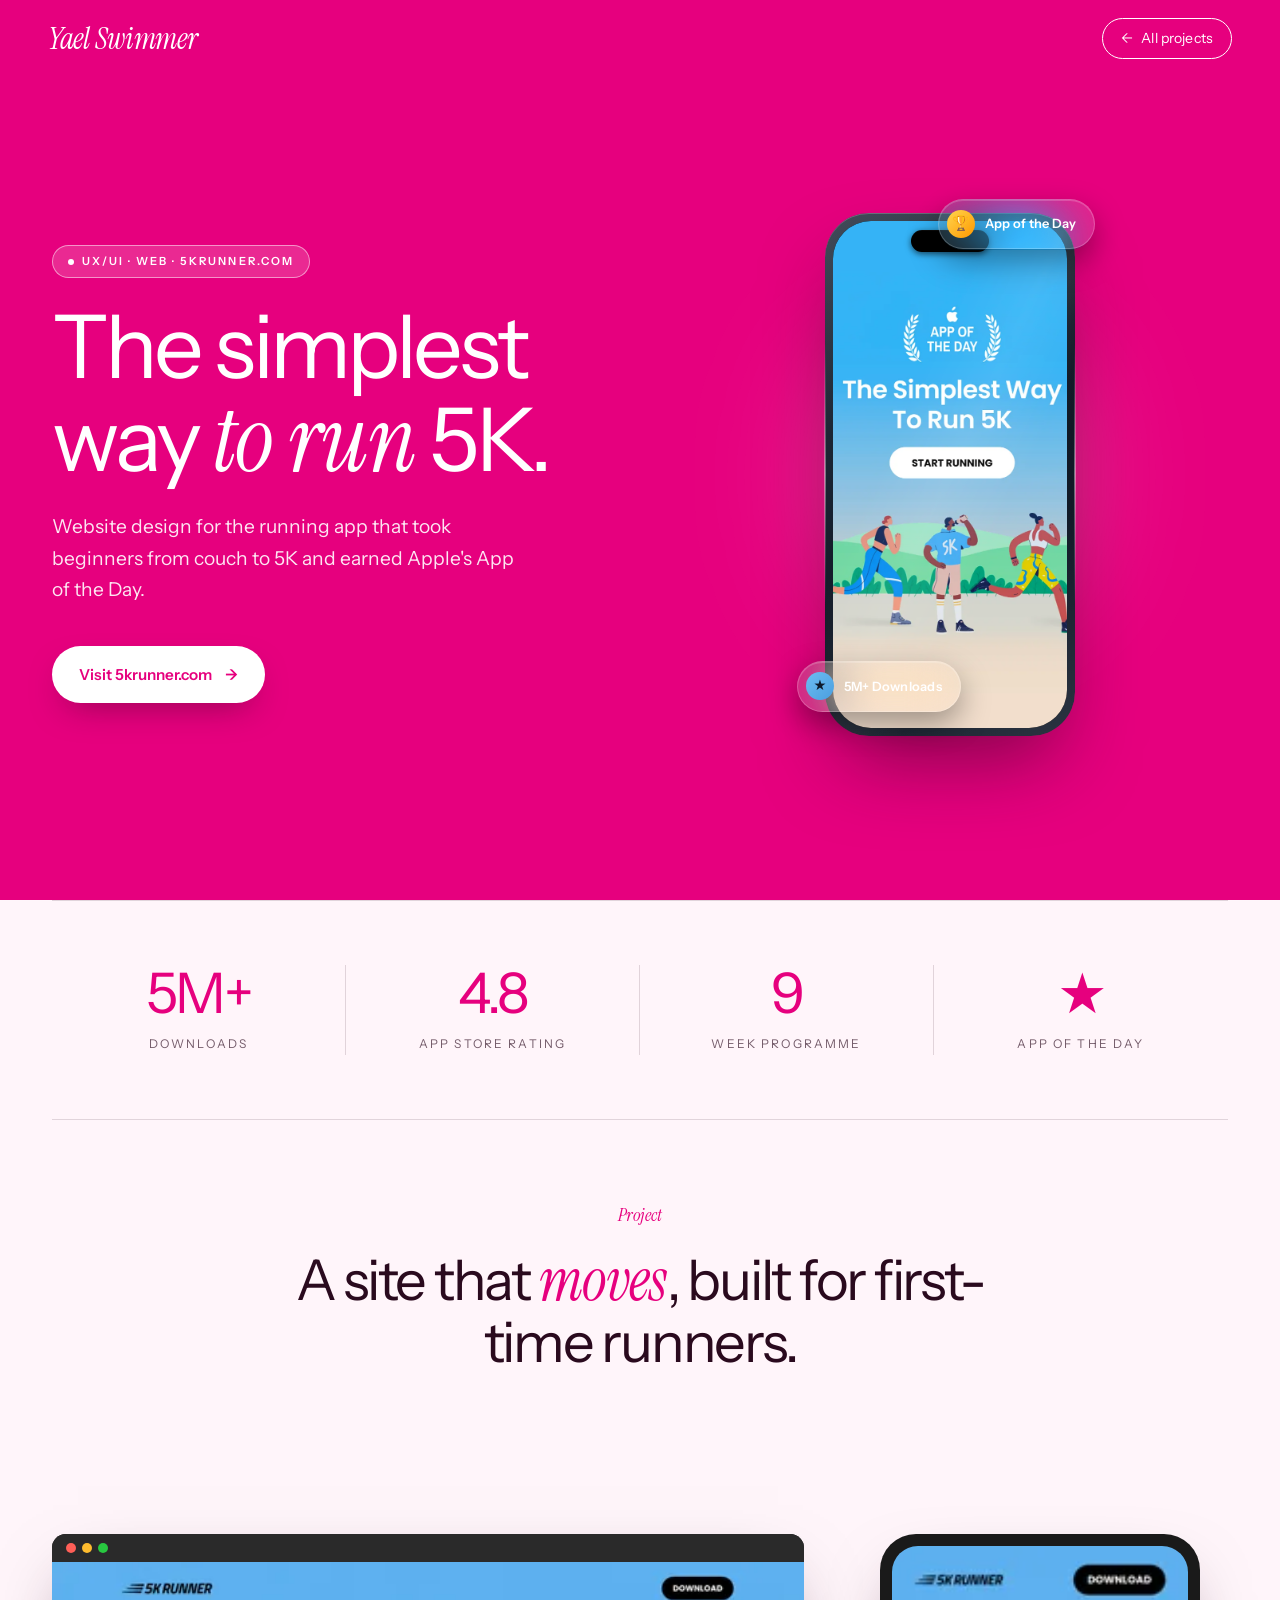
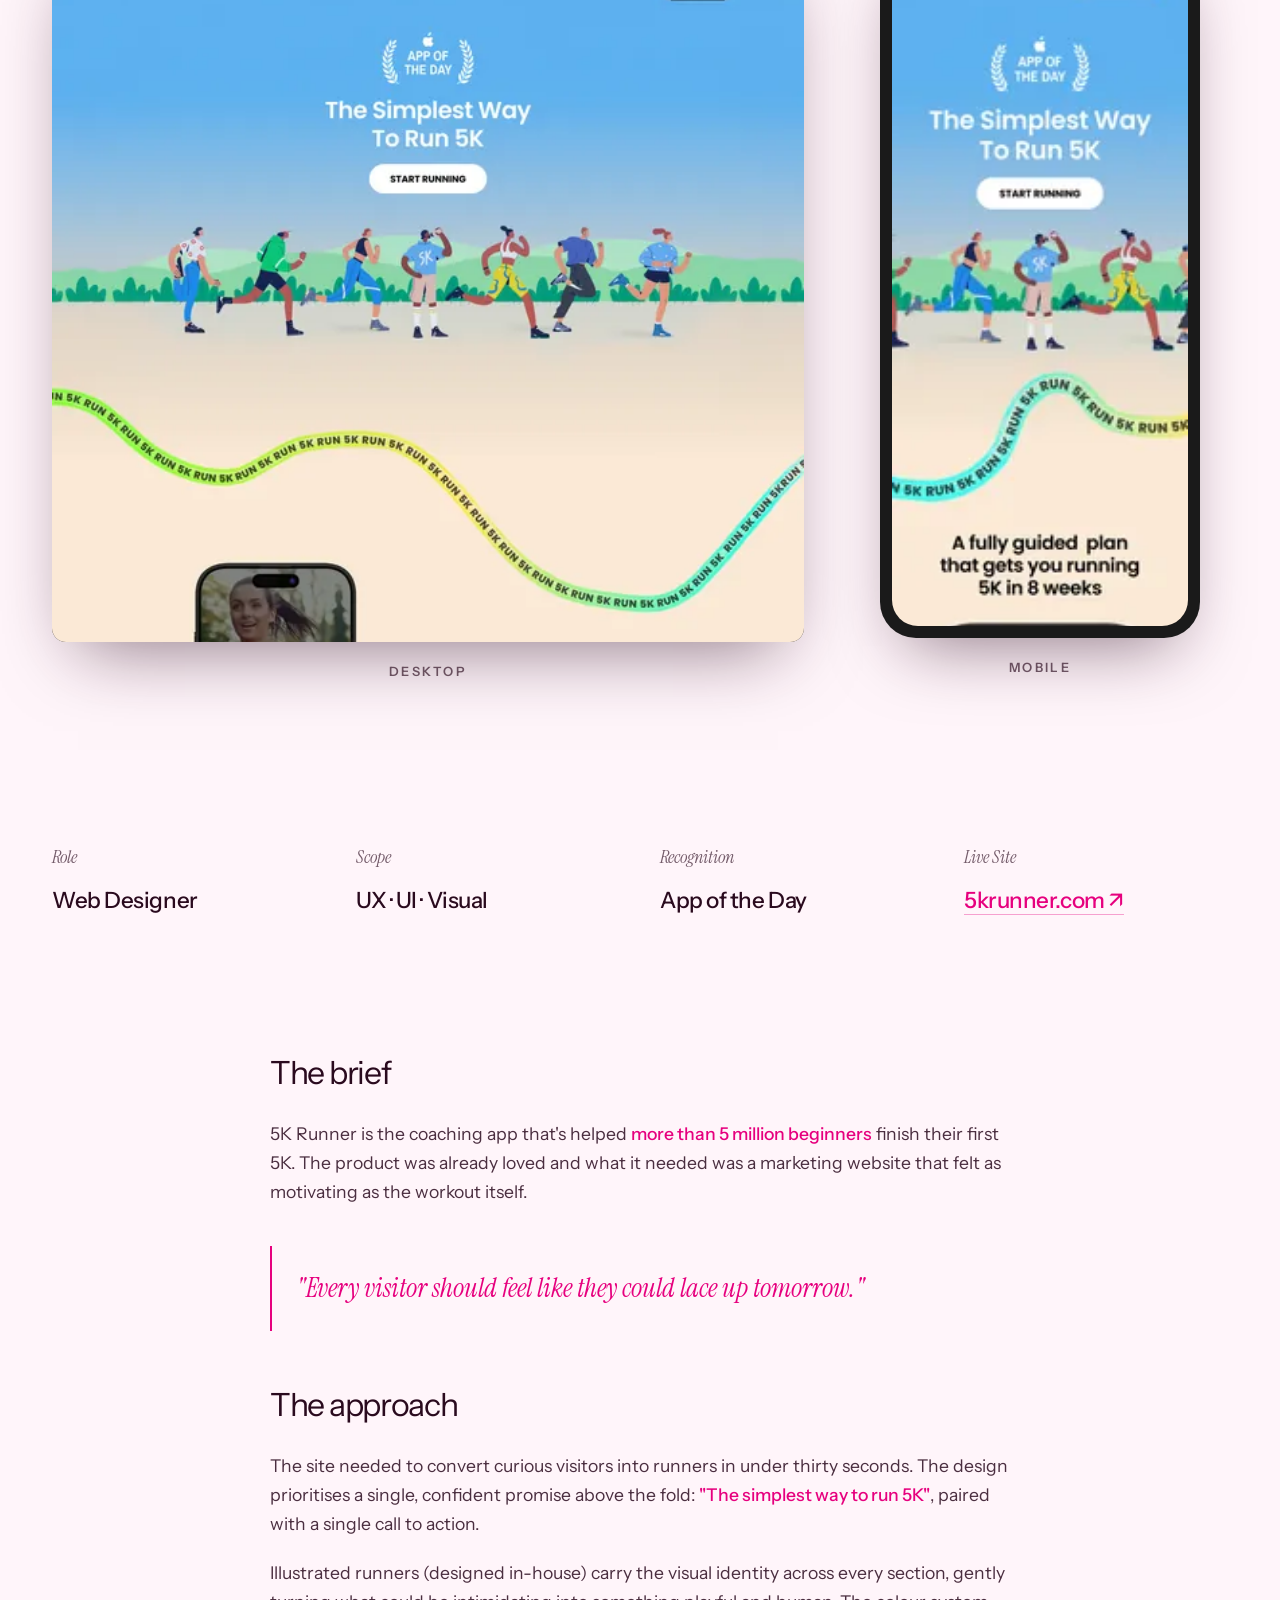
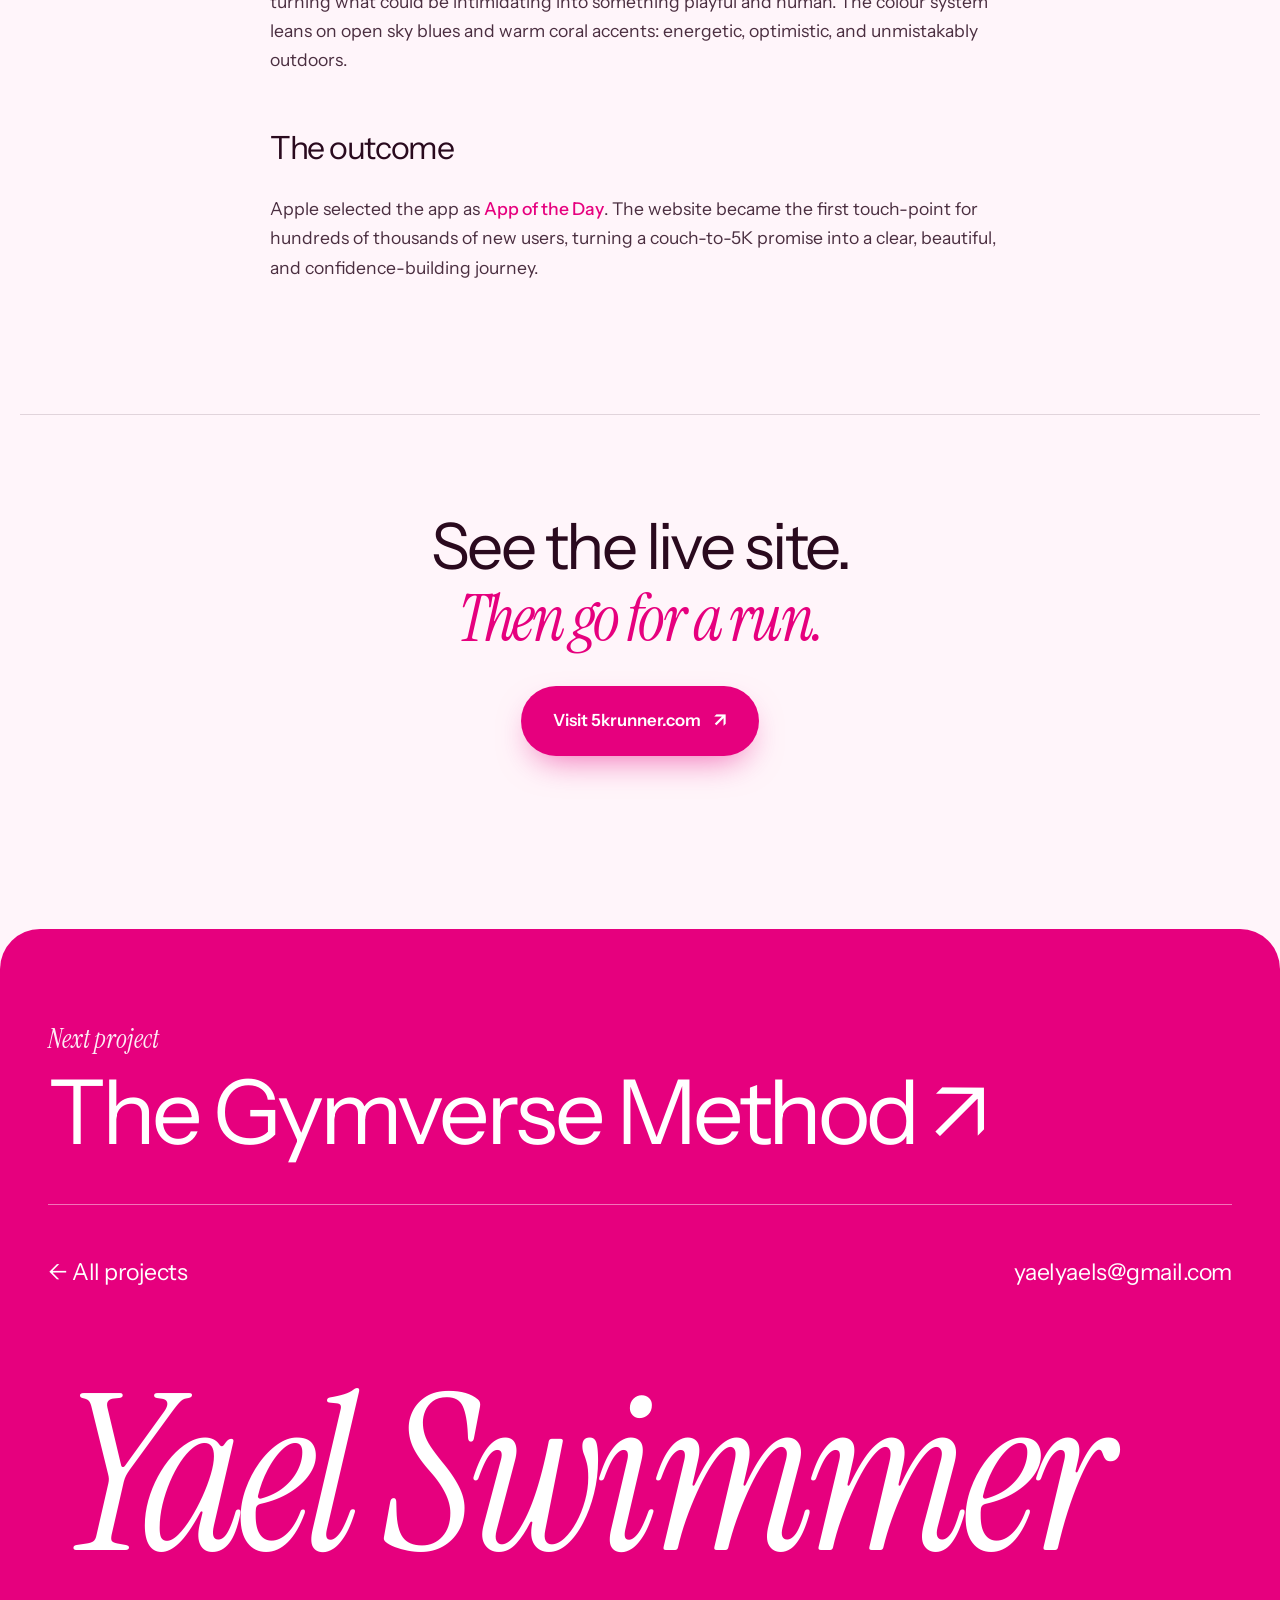
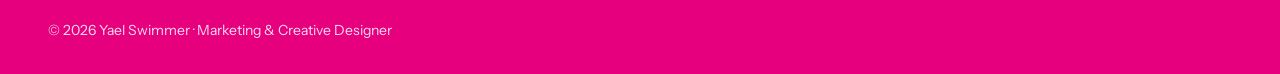
<file: 5k-runner.html>
<!DOCTYPE html>
<html lang="en">
<head>
  <meta charset="UTF-8">
  <meta name="viewport" content="width=device-width, initial-scale=1.0">
  <title>5K Runner — Yael Swimmer</title>
  <link rel="preconnect" href="https://fonts.googleapis.com">
  <link rel="preconnect" href="https://fonts.gstatic.com" crossorigin>
  <link href="https://fonts.googleapis.com/css2?family=Instrument+Sans:wght@400;500;600&family=Instrument+Serif:ital@0;1&display=swap" rel="stylesheet">
  <style>
    *, *::before, *::after { box-sizing: border-box; margin: 0; padding: 0; }

    :root {
      --bg:       #0E1A2B;
      --bg2:      #15243A;
      --sky:      #6DBDF1;
      --sky-2:    #4A9FE0;
      --accent:   #FF6B4A;
      --cream:    #F2EDE4;
      --muted:    rgba(242,237,228,0.6);
      --serif:    'Cormorant Garamond', Georgia, serif;
      --sans:     'Inter', system-ui, sans-serif;
      --ease:     cubic-bezier(0.22, 0.61, 0.36, 1);
    }

    html { scroll-behavior: smooth; }
    body {
      font-family: var(--sans);
      background: var(--bg);
      color: var(--cream);
      overflow-x: hidden;
      line-height: 1.65;
    }

    /* Gradient sky background that follows scroll */
    body::before {
      content: '';
      position: fixed;
      inset: 0;
      background:
        radial-gradient(ellipse at 80% 0%, rgba(109,189,241,0.18) 0%, transparent 50%),
        radial-gradient(ellipse at 0% 80%, rgba(255,107,74,0.10) 0%, transparent 50%);
      pointer-events: none;
      z-index: 0;
    }

    .nav {
      position: fixed;
      top: 0; left: 0; right: 0;
      z-index: 100;
      padding: 1.1rem 2rem;
      display: flex;
      justify-content: space-between;
      align-items: center;
      background: rgba(14,26,43,0.7);
      backdrop-filter: blur(14px);
      -webkit-backdrop-filter: blur(14px);
      border-bottom: 1px solid rgba(255,255,255,0.06);
    }
    .nav__back {
      display: inline-flex;
      align-items: center;
      gap: 0.6rem;
      color: var(--cream);
      text-decoration: none;
      font-size: 0.95rem;
      font-weight: 500;
      transition: color 0.3s var(--ease);
    }
    .nav__back:hover { color: var(--sky); }
    .nav__brand {
      font-family: var(--serif);
      font-weight: 600;
      font-size: 1.4rem;
      letter-spacing: 0.05em;
    }

    main { position: relative; z-index: 1; }

    .container { max-width: 1240px; margin: 0 auto; padding: 0 2rem; }

    /* ── HERO ── */
    .hero {
      min-height: 100vh;
      display: grid;
      grid-template-columns: 1fr 1fr;
      align-items: center;
      gap: 4rem;
      padding: 7rem 0 4rem;
      position: relative;
    }

    .hero__left {
      animation: slideUp 1s var(--ease) both;
    }
    .hero__tag {
      display: inline-flex;
      align-items: center;
      gap: 0.5rem;
      padding: 0.4rem 0.9rem;
      background: rgba(255,255,255,0.07);
      border: 1px solid rgba(255,255,255,0.12);
      border-radius: 999px;
      font-size: 0.7rem;
      letter-spacing: 0.18em;
      text-transform: uppercase;
      margin-bottom: 1.5rem;
      font-weight: 600;
    }
    .hero__tag::before {
      content: '';
      width: 6px; height: 6px;
      background: var(--sky);
      border-radius: 50%;
      box-shadow: 0 0 8px var(--sky);
    }
    .hero__title {
      font-family: var(--serif);
      font-size: clamp(3rem, 7vw, 5.5rem);
      font-weight: 500;
      line-height: 0.95;
      margin-bottom: 1.5rem;
    }
    .hero__title em {
      font-style: italic;
      color: var(--sky);
      font-weight: 400;
    }
    .hero__sub {
      font-size: 1.2rem;
      color: var(--muted);
      max-width: 480px;
      margin-bottom: 2.5rem;
    }
    .hero__cta {
      display: inline-flex;
      align-items: center;
      gap: 0.8rem;
      padding: 1rem 1.7rem;
      background: var(--sky);
      color: var(--bg);
      text-decoration: none;
      border-radius: 999px;
      font-weight: 600;
      font-size: 0.95rem;
      transition: transform 0.3s var(--ease), box-shadow 0.3s var(--ease);
      box-shadow: 0 10px 30px rgba(109,189,241,0.3);
    }
    .hero__cta:hover {
      transform: translateY(-3px);
      box-shadow: 0 15px 40px rgba(109,189,241,0.45);
    }
    .hero__cta::after {
      content: '→';
      transition: transform 0.3s var(--ease);
    }
    .hero__cta:hover::after { transform: translateX(4px); }

    /* Cover phone-frame display — iPhone-style glass mockup */
    .hero__cover {
      position: relative;
      max-width: 250px;
      margin: 0 auto;
      animation: float 6s ease-in-out infinite;
    }
    .phone {
      position: relative;
      padding: 8px;
      border-radius: 44px;
      background:
        linear-gradient(155deg, rgba(255,255,255,0.16) 0%, rgba(255,255,255,0.03) 35%, rgba(255,255,255,0.02) 65%, rgba(255,255,255,0.10) 100%),
        linear-gradient(135deg, #1f2a3b 0%, #0a1320 60%, #141d2c 100%);
      box-shadow:
        0 50px 100px rgba(0,0,0,0.55),
        0 25px 50px rgba(109,189,241,0.18),
        inset 0 1px 0 rgba(255,255,255,0.22),
        inset 0 -1px 0 rgba(255,255,255,0.06),
        inset 1px 0 0 rgba(255,255,255,0.10),
        inset -1px 0 0 rgba(255,255,255,0.10);
    }
    /* Subtle side highlights to mimic anodised edge */
    .phone::before {
      content: '';
      position: absolute;
      top: 25%;
      bottom: 25%;
      left: -1px;
      width: 2px;
      background: linear-gradient(to bottom, transparent, rgba(255,255,255,0.4), transparent);
      border-radius: 2px;
      pointer-events: none;
    }
    .phone::after {
      content: '';
      position: absolute;
      top: 25%;
      bottom: 25%;
      right: -1px;
      width: 2px;
      background: linear-gradient(to bottom, transparent, rgba(255,255,255,0.4), transparent);
      border-radius: 2px;
      pointer-events: none;
    }
    .phone__screen {
      position: relative;
      border-radius: 38px;
      overflow: hidden;
      background: #000;
      box-shadow: inset 0 0 0 1px rgba(0,0,0,0.5);
      aspect-ratio: 9 / 19.5;
    }
    .phone__screen img {
      width: 100%;
      height: 100%;
      object-fit: cover;
      object-position: center;
      display: block;
    }
    /* Dynamic Island — proportional to real iPhone */
    .phone__island {
      position: absolute;
      top: 9px;
      left: 50%;
      transform: translateX(-50%);
      width: 78px;
      height: 22px;
      background: #000;
      border-radius: 14px;
      z-index: 3;
      box-shadow:
        inset 0 1px 0 rgba(255,255,255,0.04),
        0 2px 6px rgba(0,0,0,0.6);
    }
    /* Glassy reflection sweep */
    .phone__reflection {
      position: absolute;
      inset: 0;
      border-radius: 44px;
      background: linear-gradient(115deg, transparent 35%, rgba(255,255,255,0.08) 50%, transparent 65%);
      pointer-events: none;
      mix-blend-mode: screen;
    }
    /* Outer glow */
    .hero__cover::before {
      content: '';
      position: absolute;
      inset: -40px;
      background: radial-gradient(circle at center, rgba(109,189,241,0.35) 0%, transparent 60%);
      filter: blur(50px);
      z-index: -1;
    }

    /* Glass pill badges — modern, frosted, clearly readable */
    .badge-float {
      position: absolute;
      z-index: 5;
      padding: 0.65rem 1.1rem 0.65rem 0.5rem;
      background: rgba(255,255,255,0.12);
      border: 1px solid rgba(255,255,255,0.22);
      border-radius: 999px;
      backdrop-filter: blur(24px) saturate(180%);
      -webkit-backdrop-filter: blur(24px) saturate(180%);
      color: #fff;
      font-size: 0.8rem;
      font-weight: 600;
      letter-spacing: 0.02em;
      display: inline-flex;
      align-items: center;
      gap: 0.6rem;
      box-shadow:
        0 12px 30px rgba(0,0,0,0.35),
        inset 0 1px 0 rgba(255,255,255,0.18);
      animation: slideUp 1s var(--ease) both;
      white-space: nowrap;
    }
    .badge-float__icon {
      width: 28px;
      height: 28px;
      border-radius: 50%;
      display: inline-flex;
      align-items: center;
      justify-content: center;
      font-size: 0.9rem;
      flex-shrink: 0;
    }
    .badge-float--top {
      top: -14px;
      right: -20px;
      animation-delay: 0.4s;
    }
    .badge-float--top .badge-float__icon {
      background: linear-gradient(135deg, #FFD54F 0%, #FF9800 100%);
      color: #5a3a00;
    }
    .badge-float--bottom {
      bottom: 24px;
      left: -28px;
      animation-delay: 0.6s;
    }
    .badge-float--bottom .badge-float__icon {
      background: linear-gradient(135deg, #6DBDF1 0%, #4A9FE0 100%);
      color: #0E1A2B;
    }

    /* ── STATS STRIP ── */
    .stats {
      display: grid;
      grid-template-columns: repeat(4, 1fr);
      gap: 0;
      padding: 4rem 0;
      border-top: 1px solid rgba(255,255,255,0.08);
      border-bottom: 1px solid rgba(255,255,255,0.08);
      margin-bottom: 5rem;
    }
    .stat {
      text-align: center;
      padding: 0 1rem;
      border-right: 1px solid rgba(255,255,255,0.08);
    }
    .stat:last-child { border-right: none; }
    .stat__num {
      display: block;
      font-family: var(--serif);
      font-size: 3.5rem;
      font-weight: 500;
      line-height: 1;
      color: var(--sky);
      margin-bottom: 0.5rem;
    }
    .stat__label {
      font-size: 0.75rem;
      letter-spacing: 0.18em;
      text-transform: uppercase;
      color: var(--muted);
    }

    /* ── SECTION HEAD ── */
    .section-head {
      text-align: center;
      margin-bottom: 4rem;
    }
    .section-head__label {
      display: inline-block;
      font-size: 0.7rem;
      letter-spacing: 0.22em;
      text-transform: uppercase;
      color: var(--sky);
      margin-bottom: 1rem;
      font-weight: 600;
    }
    .section-head h2 {
      font-family: var(--serif);
      font-size: clamp(2.2rem, 4.5vw, 3.5rem);
      font-weight: 500;
      line-height: 1.1;
      max-width: 720px;
      margin: 0 auto;
    }
    .section-head h2 em {
      font-style: italic;
      color: var(--sky);
    }

    /* ── DEVICES SHOWCASE ── */
    .devices {
      padding: 6rem 0;
      position: relative;
    }
    .devices__row {
      display: grid;
      grid-template-columns: 2fr 1fr;
      gap: 3rem;
      align-items: start;
    }

    .device-frame {
      position: relative;
      border-radius: 14px;
      overflow: hidden;
      box-shadow:
        0 30px 80px rgba(0,0,0,0.5),
        0 0 0 1px rgba(255,255,255,0.05);
      max-height: 720px;
    }

    .device-frame--desktop {
      background: #1a1a1a;
    }
    .device-frame--desktop .device-frame__bar {
      height: 28px;
      background: #2a2a2a;
      display: flex;
      align-items: center;
      gap: 6px;
      padding: 0 14px;
    }
    .device-frame--desktop .device-frame__bar span {
      width: 10px;
      height: 10px;
      border-radius: 50%;
      background: #555;
    }
    .device-frame--desktop .device-frame__bar span:nth-child(1) { background: #ff5f57; }
    .device-frame--desktop .device-frame__bar span:nth-child(2) { background: #febc2e; }
    .device-frame--desktop .device-frame__bar span:nth-child(3) { background: #28c840; }

    .device-frame--mobile {
      border-radius: 36px;
      padding: 12px;
      background: #1a1a1a;
      max-width: 320px;
      margin: 0 auto;
    }
    .device-frame--mobile .device-frame__inner {
      border-radius: 26px;
      overflow: hidden;
    }

    .device-frame__scroll {
      max-height: 680px;
      overflow-y: auto;
      scrollbar-width: thin;
      scrollbar-color: rgba(255,255,255,0.2) transparent;
    }
    .device-frame__scroll::-webkit-scrollbar { width: 6px; }
    .device-frame__scroll::-webkit-scrollbar-track { background: transparent; }
    .device-frame__scroll::-webkit-scrollbar-thumb {
      background: rgba(255,255,255,0.2);
      border-radius: 3px;
    }
    .device-frame__scroll img { width: 100%; display: block; }

    .device-label {
      text-align: center;
      margin-top: 1.2rem;
      font-size: 0.8rem;
      letter-spacing: 0.18em;
      text-transform: uppercase;
      color: var(--muted);
      font-weight: 600;
    }

    /* ── INFO META ── */
    .meta-grid {
      display: grid;
      grid-template-columns: repeat(auto-fit, minmax(200px, 1fr));
      gap: 2.5rem;
      padding: 4rem 0;
    }
    .meta-item__label {
      display: block;
      font-size: 0.7rem;
      letter-spacing: 0.18em;
      text-transform: uppercase;
      color: var(--muted);
      margin-bottom: 0.6rem;
      font-weight: 600;
    }
    .meta-item__value {
      font-family: var(--serif);
      font-size: 1.4rem;
      font-weight: 500;
    }
    .meta-item__value a {
      color: var(--sky);
      text-decoration: none;
      border-bottom: 1px solid rgba(109,189,241,0.3);
      transition: border-color 0.3s var(--ease);
    }
    .meta-item__value a:hover {
      border-color: var(--sky);
    }

    /* ── ARTICLE ── */
    .article {
      max-width: 740px;
      margin: 0 auto;
      padding: 4rem 0 7rem;
    }
    .article h3 {
      font-family: var(--serif);
      font-size: 2rem;
      font-weight: 500;
      margin: 3rem 0 1.2rem;
      color: var(--cream);
    }
    .article h3:first-child { margin-top: 0; }
    .article p {
      font-size: 1.1rem;
      color: rgba(242,237,228,0.85);
      margin-bottom: 1.3rem;
    }
    .article p strong { color: var(--sky); font-weight: 500; }
    .pull {
      font-family: var(--serif);
      font-size: 1.7rem;
      font-weight: 400;
      line-height: 1.35;
      color: var(--sky);
      padding: 1.5rem 0 1.5rem 1.5rem;
      border-left: 2px solid var(--sky);
      margin: 2.5rem 0;
      font-style: italic;
    }

    /* ── BIG CTA ── */
    .visit {
      padding: 6rem 0;
      text-align: center;
      border-top: 1px solid rgba(255,255,255,0.08);
    }
    .visit h2 {
      font-family: var(--serif);
      font-size: clamp(2.5rem, 5vw, 4rem);
      font-weight: 500;
      line-height: 1.1;
      margin-bottom: 2rem;
    }
    .visit__btn {
      display: inline-flex;
      align-items: center;
      gap: 0.7rem;
      padding: 1.2rem 2rem;
      background: var(--sky);
      color: var(--bg);
      text-decoration: none;
      border-radius: 999px;
      font-weight: 600;
      font-size: 1.05rem;
      transition: transform 0.3s var(--ease), box-shadow 0.3s var(--ease);
      box-shadow: 0 15px 40px rgba(109,189,241,0.3);
    }
    .visit__btn:hover {
      transform: translateY(-4px) scale(1.02);
      box-shadow: 0 20px 50px rgba(109,189,241,0.5);
    }
    .visit__btn::after { content: '↗'; font-size: 1.2rem; }

    .footer {
      padding: 3rem 0;
      text-align: center;
      color: var(--muted);
      font-size: 0.9rem;
      border-top: 1px solid rgba(255,255,255,0.06);
    }

    /* ── Animations ── */
    @keyframes slideUp {
      from { opacity: 0; transform: translateY(40px); }
      to   { opacity: 1; transform: translateY(0); }
    }
    @keyframes float {
      0%, 100% { transform: translateY(0); }
      50%      { transform: translateY(-12px); }
    }

    .reveal {
      opacity: 0;
      transform: translateY(40px);
      transition: opacity 1s var(--ease), transform 1s var(--ease);
    }
    .reveal.visible {
      opacity: 1;
      transform: translateY(0);
    }

    @media (max-width: 900px) {
      .hero {
        grid-template-columns: 1fr;
        min-height: auto;
        padding: 7rem 0 3rem;
        text-align: center;
        overflow: visible;
      }
      .hero__cover { max-width: 320px; }
      .hero__sub { margin: 0 auto 2.5rem; }
      .badge-float--top { right: -10px; top: -16px; font-size: 0.72rem; padding: 0.5rem 0.9rem 0.5rem 0.4rem; }
      .badge-float--bottom { left: -10px; bottom: 16px; font-size: 0.72rem; padding: 0.5rem 0.9rem 0.5rem 0.4rem; }
      .badge-float__icon { width: 24px; height: 24px; font-size: 0.8rem; }
      .stats { grid-template-columns: repeat(2, 1fr); padding: 2.5rem 0; }
      .stat { padding: 1.5rem 0.5rem; }
      .stat:nth-child(2) { border-right: none; }
      .stat__num { font-size: 2.5rem; }
      .devices__row { grid-template-columns: 1fr; gap: 4rem; }
      .device-frame--desktop { max-width: 100%; }
    }
  </style>
  <link rel="stylesheet" href="css/pink.css?v=10">
</head>
<body class="pg-5k">

  <div class="pprogress" id="pprogress"></div>
  <nav class="pnav" id="pnav">
    <a class="pnav__logo" href="index.html">Yael Swimmer</a>
    <a class="pnav__back" href="index.html#work"><span aria-hidden="true">←</span> All projects</a>
  </nav>

  <main>

    <!-- HERO -->
    <section class="phero"><div class="hero container">
      <div class="hero__left">
        <span class="hero__tag">UX/UI · Web · 5krunner.com</span>
        <h1 class="hero__title">The simplest<br>way <em>to run</em> 5K.</h1>
        <p class="hero__sub">Website design for the running app that took beginners from couch to 5K and earned Apple's App of the Day.</p>
        <a class="hero__cta" href="https://www.5krunner.com/" target="_blank" rel="noopener">Visit 5krunner.com</a>
      </div>
      <div class="hero__cover">
        <span class="badge-float badge-float--top">
          <span class="badge-float__icon">🏆</span>
          App of the Day
        </span>
        <div class="phone">
          <div class="phone__screen">
            <div class="phone__island"></div>
            <img src="assets/5k/Cover_5K_2.webp" alt="5K Runner cover">
          </div>
          <div class="phone__reflection"></div>
        </div>
        <span class="badge-float badge-float--bottom">
          <span class="badge-float__icon">★</span>
          5M+ Downloads
        </span>
      </div>
    </div></section>

    <div class="container">

      <!-- STATS -->
      <section class="stats reveal">
        <div class="stat">
          <span class="stat__num">5M+</span>
          <span class="stat__label">Downloads</span>
        </div>
        <div class="stat">
          <span class="stat__num">4.8</span>
          <span class="stat__label">App Store Rating</span>
        </div>
        <div class="stat">
          <span class="stat__num">9</span>
          <span class="stat__label">Week Programme</span>
        </div>
        <div class="stat">
          <span class="stat__num">★</span>
          <span class="stat__label">App of the Day</span>
        </div>
      </section>

      <!-- SECTION HEAD -->
      <div class="section-head reveal">
        <span class="section-head__label">Project</span>
        <h2>A site that <em>moves</em>, built for first-time runners.</h2>
      </div>

      <!-- DEVICES -->
      <section class="devices reveal">
        <div class="devices__row">

          <div>
            <div class="device-frame device-frame--desktop">
              <div class="device-frame__bar"><span></span><span></span><span></span></div>
              <div class="device-frame__scroll">
                <img loading="lazy" decoding="async" src="assets/5k/Desktop.webp" alt="5K Runner desktop view">
              </div>
            </div>
            <p class="device-label">Desktop</p>
          </div>

          <div>
            <div class="device-frame device-frame--mobile">
              <div class="device-frame__inner">
                <div class="device-frame__scroll">
                  <img loading="lazy" decoding="async" src="assets/5k/Mobile.webp" alt="5K Runner mobile view">
                </div>
              </div>
            </div>
            <p class="device-label">Mobile</p>
          </div>

        </div>
      </section>

      <!-- META -->
      <section class="meta-grid reveal">
        <div class="meta-item">
          <span class="meta-item__label">Role</span>
          <span class="meta-item__value">Web Designer</span>
        </div>
        <div class="meta-item">
          <span class="meta-item__label">Scope</span>
          <span class="meta-item__value">UX · UI · Visual</span>
        </div>
        <div class="meta-item">
          <span class="meta-item__label">Recognition</span>
          <span class="meta-item__value">App of the Day</span>
        </div>
        <div class="meta-item">
          <span class="meta-item__label">Live Site</span>
          <span class="meta-item__value"><a href="https://www.5krunner.com/" target="_blank" rel="noopener">5krunner.com ↗</a></span>
        </div>
      </section>

      <!-- ARTICLE -->
      <article class="article reveal">
        <h3>The brief</h3>
        <p>5K Runner is the coaching app that's helped <strong>more than 5 million beginners</strong> finish their first 5K. The product was already loved and what it needed was a marketing website that felt as motivating as the workout itself.</p>

        <div class="pull">"Every visitor should feel like they could lace up tomorrow."</div>

        <h3>The approach</h3>
        <p>The site needed to convert curious visitors into runners in under thirty seconds. The design prioritises a single, confident promise above the fold: <strong>"The simplest way to run 5K"</strong>, paired with a single call to action.</p>
        <p>Illustrated runners (designed in-house) carry the visual identity across every section, gently turning what could be intimidating into something playful and human. The colour system leans on open sky blues and warm coral accents: energetic, optimistic, and unmistakably outdoors.</p>

        <h3>The outcome</h3>
        <p>Apple selected the app as <strong>App of the Day</strong>. The website became the first touch-point for hundreds of thousands of new users, turning a couch-to-5K promise into a clear, beautiful, and confidence-building journey.</p>
      </article>

    </div>

    <!-- BIG VISIT CTA -->
    <section class="visit container reveal">
      <h2>See the live site.<br><span style="color:var(--sky); font-style:italic;">Then go for a run.</span></h2>
      <a class="visit__btn" href="https://www.5krunner.com/" target="_blank" rel="noopener">Visit 5krunner.com</a>
    </section>

    <footer class="pfoot">
    <a class="pnext" href="gymverse.html"><small>Next project</small><span>The Gymverse Method <i aria-hidden="true">↗</i></span></a>
    <div class="pfoot__row"><a href="index.html#work">← All projects</a><a href="mailto:yaelyaels@gmail.com">yaelyaels@gmail.com</a></div>
    <div class="pfoot__brand" aria-hidden="true">Yael Swimmer</div>
    <p class="pfoot__legal">© 2026 Yael Swimmer · Marketing &amp; Creative Designer</p>
  </footer>

  </main>

  <script>
    // Reveal on scroll
    const io = new IntersectionObserver((entries) => {
      entries.forEach(e => {
        if (e.isIntersecting) {
          e.target.classList.add('visible');
          io.unobserve(e.target);
        }
      });
    }, { threshold: 0.15 });
    document.querySelectorAll('.reveal').forEach(el => io.observe(el));
  </script>
  <script src="js/pink.js?v=7"></script>
</body>
</html>
</file>
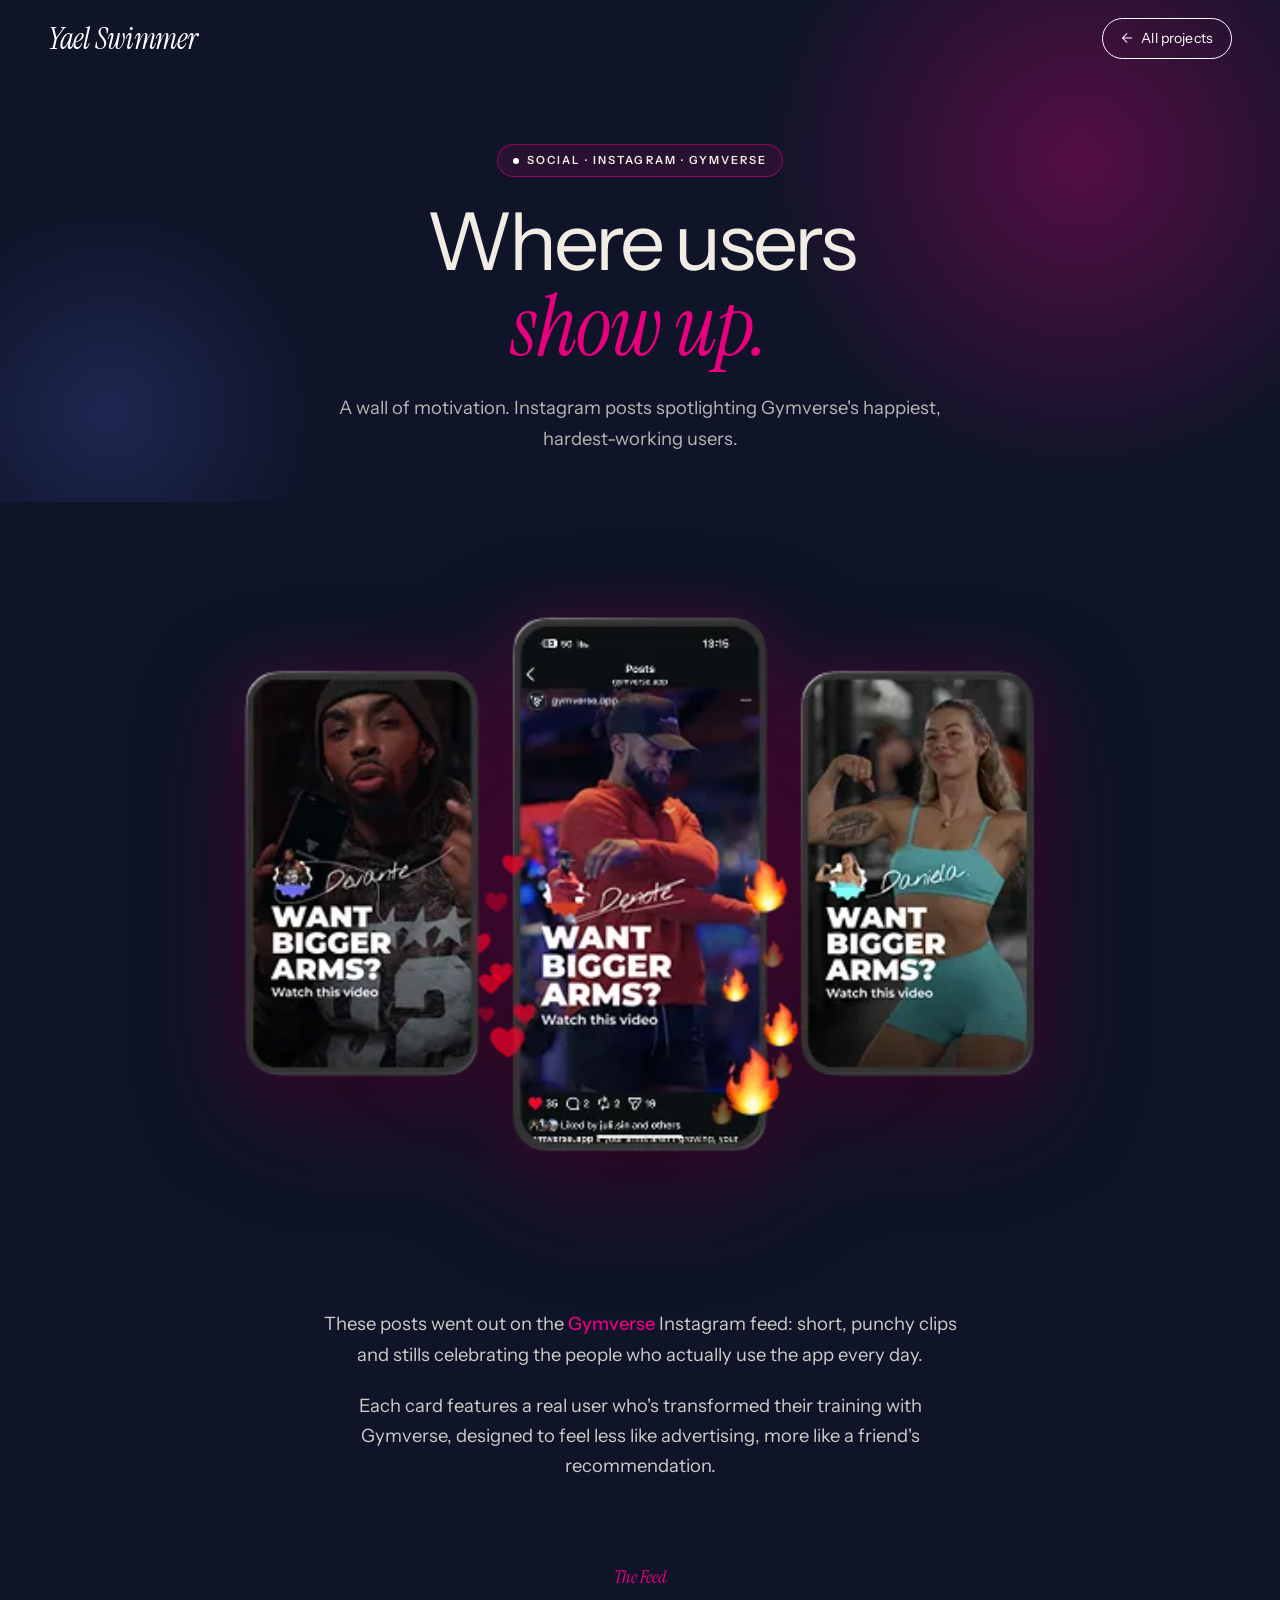
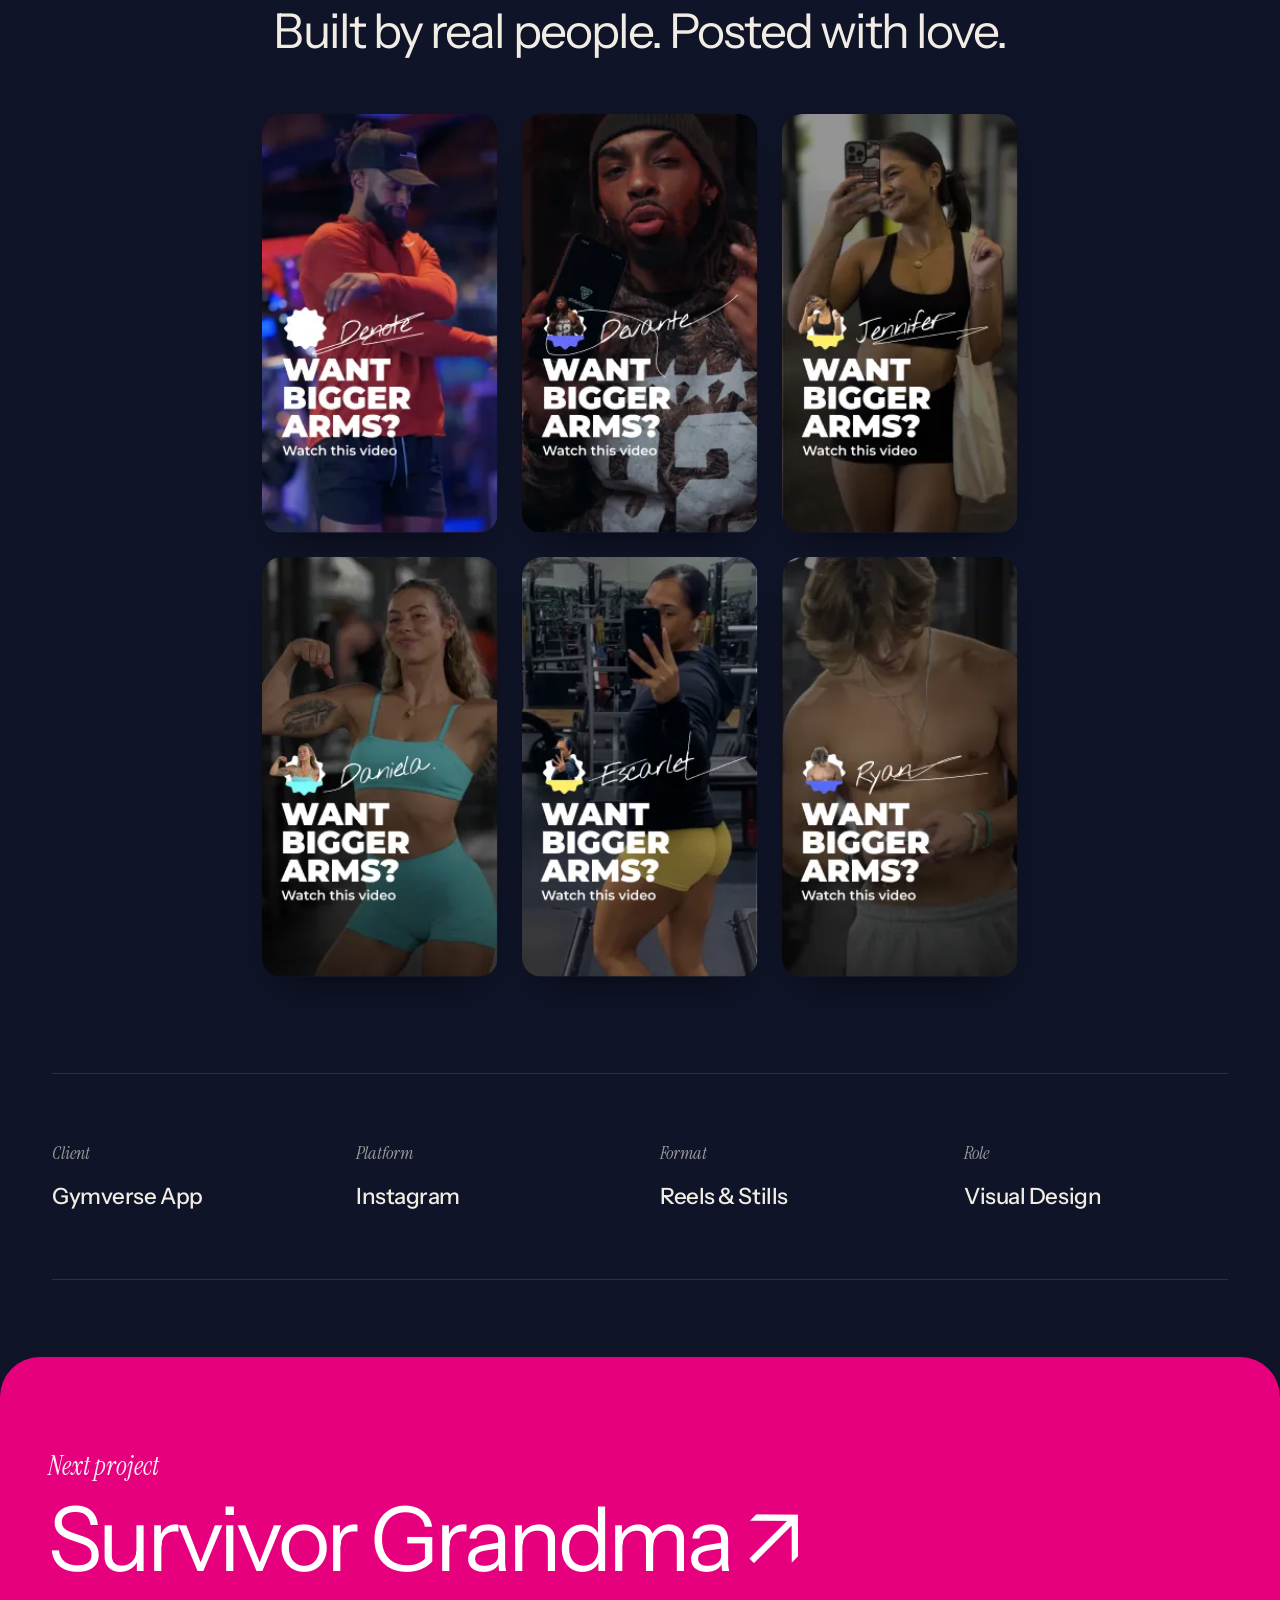
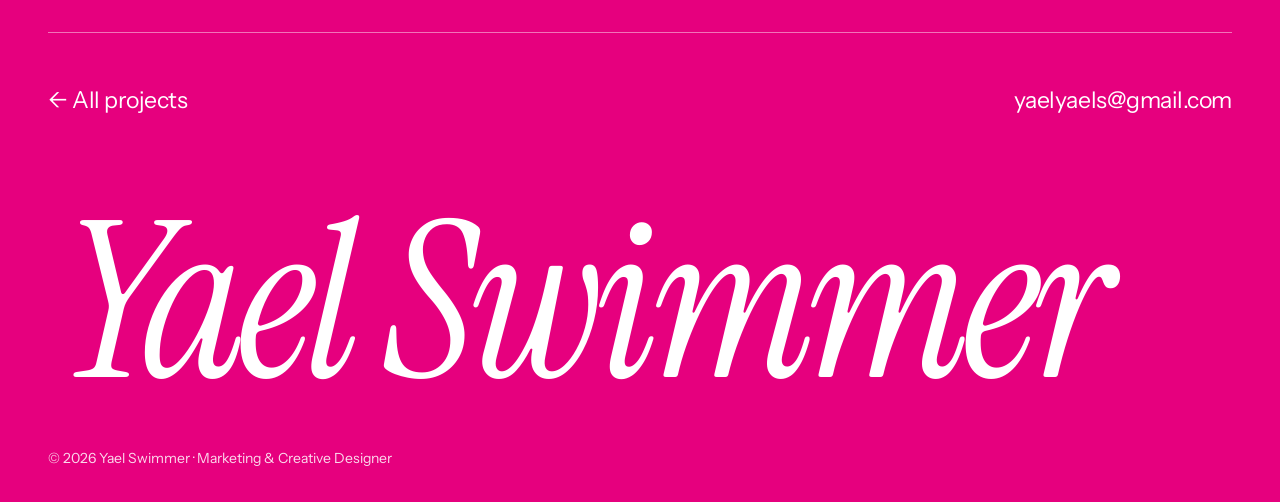
<file: gymverse-posts.html>
<!DOCTYPE html>
<html lang="en">
<head>
  <meta charset="UTF-8">
  <meta name="viewport" content="width=device-width, initial-scale=1.0">
  <title>Gymverse Instagram — Yael Swimmer</title>
  <link rel="preconnect" href="https://fonts.googleapis.com">
  <link rel="preconnect" href="https://fonts.gstatic.com" crossorigin>
  <link href="https://fonts.googleapis.com/css2?family=Instrument+Sans:wght@400;500;600&family=Instrument+Serif:ital@0;1&display=swap" rel="stylesheet">
  <style>
    *, *::before, *::after { box-sizing: border-box; margin: 0; padding: 0; }

    :root {
      --bg:      #0F1428;
      --bg2:     #5774F4;
      --accent:  #FF3B5C;
      --fire:    #FFB13B;
      --cream:   #F2EDE4;
      --muted:   rgba(242,237,228,0.6);
      --serif:   'Cormorant Garamond', Georgia, serif;
      --sans:    'Inter', system-ui, sans-serif;
      --ease:    cubic-bezier(0.22, 0.61, 0.36, 1);
    }

    html { scroll-behavior: smooth; }
    body {
      font-family: var(--sans);
      background: var(--bg);
      color: var(--cream);
      overflow-x: hidden;
      line-height: 1.65;
    }
    body::before {
      content: '';
      position: fixed;
      inset: 0;
      background:
        radial-gradient(ellipse at 20% 0%, rgba(87,116,244,0.22) 0%, transparent 50%),
        radial-gradient(ellipse at 80% 80%, rgba(255,59,92,0.12) 0%, transparent 50%);
      pointer-events: none;
      z-index: 0;
    }

    .nav {
      position: fixed;
      top: 0; left: 0; right: 0;
      z-index: 100;
      padding: 1.1rem 2rem;
      display: flex;
      justify-content: space-between;
      align-items: center;
      background: rgba(15,20,40,0.7);
      backdrop-filter: blur(14px);
      -webkit-backdrop-filter: blur(14px);
      border-bottom: 1px solid rgba(255,255,255,0.06);
    }
    .nav__back {
      color: var(--cream);
      text-decoration: none;
      font-size: 0.95rem;
      font-weight: 500;
      transition: color 0.3s var(--ease);
    }
    .nav__back:hover { color: var(--bg2); }
    .nav__brand { font-family: var(--serif); font-weight: 600; font-size: 1.4rem; }

    main { position: relative; z-index: 1; }
    .container { max-width: 1240px; margin: 0 auto; padding: 0 2rem; }

    /* HERO */
    .hero {
      padding: 9rem 0 3rem;
      text-align: center;
      position: relative;
    }
    .hero__tag {
      display: inline-flex;
      align-items: center;
      gap: 0.5rem;
      padding: 0.4rem 0.9rem;
      background: rgba(87,116,244,0.18);
      border: 1px solid rgba(87,116,244,0.4);
      border-radius: 999px;
      font-size: 0.7rem;
      letter-spacing: 0.18em;
      text-transform: uppercase;
      margin-bottom: 1.5rem;
      font-weight: 600;
      color: #B8C5FF;
    }
    .hero__tag::before {
      content: '';
      width: 6px; height: 6px;
      background: var(--bg2);
      border-radius: 50%;
      box-shadow: 0 0 10px var(--bg2);
    }
    .hero__title {
      font-family: var(--serif);
      font-size: clamp(2.6rem, 6.5vw, 5rem);
      font-weight: 500;
      line-height: 1;
      margin-bottom: 1.5rem;
    }
    .hero__title em { color: var(--bg2); font-style: italic; }
    .hero__sub {
      font-size: 1.15rem;
      color: var(--muted);
      max-width: 640px;
      margin: 0 auto;
    }

    /* COVER SHOWCASE — phones floating */
    .cover-showcase {
      padding: 2rem 0 3rem;
      perspective: 1500px;
      position: relative;
    }
    .cover-showcase::before {
      content: '';
      position: absolute;
      left: 50%;
      top: 50%;
      transform: translate(-50%, -50%);
      width: 70%;
      height: 70%;
      background: radial-gradient(ellipse at center, rgba(87,116,244,0.45) 0%, transparent 60%);
      filter: blur(60px);
      pointer-events: none;
      z-index: 0;
    }
    .cover-showcase__wrap {
      position: relative;
      max-width: 880px;
      margin: 0 auto;
      animation: tiltIn 1.2s var(--ease) both, floatY 6s ease-in-out infinite;
      z-index: 1;
    }
    .cover-showcase__wrap img {
      width: 100%;
      display: block;
      filter: drop-shadow(0 30px 50px rgba(0,0,0,0.55)) drop-shadow(0 10px 25px rgba(87,116,244,0.25));
    }
    @keyframes tiltIn {
      from { opacity: 0; transform: translateY(50px) rotateX(8deg) scale(0.96); }
      to   { opacity: 1; transform: translateY(0) rotateX(0) scale(1); }
    }
    @keyframes floatY {
      0%, 100% { transform: translateY(0); }
      50%      { transform: translateY(-10px); }
    }

    /* INTRO COPY */
    .intro {
      max-width: 720px;
      margin: 4rem auto 5rem;
      padding: 0 1rem;
      text-align: center;
    }
    .intro p {
      font-size: 1.15rem;
      color: rgba(242,237,228,0.85);
      margin-bottom: 1.3rem;
    }
    .intro p strong { color: var(--bg2); font-weight: 500; }

    /* ── INSTAGRAM-STYLE GRID ── */
    .posts {
      padding: 0 0 6rem;
      position: relative;
    }
    .posts__heading {
      text-align: center;
      margin-bottom: 3.5rem;
    }
    .posts__heading__label {
      font-size: 0.7rem;
      letter-spacing: 0.22em;
      text-transform: uppercase;
      color: var(--bg2);
      font-weight: 600;
      margin-bottom: 0.8rem;
      display: block;
    }
    .posts__heading h2 {
      font-family: var(--serif);
      font-size: clamp(2rem, 4vw, 3rem);
      font-weight: 500;
      line-height: 1.1;
    }

    .posts__grid {
      display: grid;
      grid-template-columns: repeat(3, 1fr);
      gap: 1.5rem;
      max-width: 820px;
      margin: 0 auto;
      padding: 0 2rem;
    }

    .post {
      position: relative;
      aspect-ratio: 9/16;
      border-radius: 18px;
      overflow: hidden;
      cursor: pointer;
      opacity: 0;
      transform: translateY(60px) scale(0.92);
      transition:
        opacity 0.9s var(--ease),
        transform 0.9s var(--ease);
    }
    .post.in {
      opacity: 1;
      transform: translateY(0) scale(1);
    }
    .post:nth-child(1) { transition-delay: 0s; }
    .post:nth-child(2) { transition-delay: 0.08s; }
    .post:nth-child(3) { transition-delay: 0.16s; }
    .post:nth-child(4) { transition-delay: 0.24s; }
    .post:nth-child(5) { transition-delay: 0.32s; }
    .post:nth-child(6) { transition-delay: 0.4s; }

    .post img {
      width: 100%; height: 100%;
      object-fit: cover;
      display: block;
      transition: transform 0.6s var(--ease);
    }
    .post:hover img { transform: scale(1.06); }

    .post__overlay {
      position: absolute;
      inset: 0;
      background: linear-gradient(180deg, transparent 40%, rgba(0,0,0,0.4) 100%);
      display: flex;
      align-items: flex-end;
      padding: 0.9rem;
      gap: 0.8rem;
      color: #fff;
      font-size: 0.8rem;
      font-weight: 500;
      opacity: 0;
      transition: opacity 0.4s var(--ease);
    }
    .post:hover .post__overlay { opacity: 1; }
    .post__overlay span { display: inline-flex; align-items: center; gap: 0.3rem; }

    /* Floating emoji animations rising from posts */
    .emoji-float {
      position: absolute;
      font-size: 1.8rem;
      pointer-events: none;
      opacity: 0;
      animation: emojiRise 1.8s ease-out forwards;
      z-index: 5;
    }
    @keyframes emojiRise {
      0%   { opacity: 0; transform: translate(0, 0) scale(0.5) rotate(-15deg); }
      12%  { opacity: 1; transform: translate(-10px, -30px) scale(1.05) rotate(0deg); }
      80%  { opacity: 0.85; transform: translate(-25px, -160px) scale(1.15) rotate(15deg); }
      100% { opacity: 0; transform: translate(-30px, -220px) scale(0.8) rotate(25deg); }
    }

    /* META */
    .meta-grid {
      display: grid;
      grid-template-columns: repeat(auto-fit, minmax(200px, 1fr));
      gap: 2.5rem;
      padding: 4rem 0;
      border-top: 1px solid rgba(255,255,255,0.08);
      border-bottom: 1px solid rgba(255,255,255,0.08);
      margin-bottom: 4rem;
    }
    .meta-item__label {
      display: block;
      font-size: 0.7rem;
      letter-spacing: 0.18em;
      text-transform: uppercase;
      color: var(--muted);
      margin-bottom: 0.6rem;
      font-weight: 600;
    }
    .meta-item__value {
      font-family: var(--serif);
      font-size: 1.4rem;
      font-weight: 500;
    }

    .footer {
      padding: 3rem 0;
      text-align: center;
      color: var(--muted);
      font-size: 0.9rem;
      border-top: 1px solid rgba(255,255,255,0.06);
    }

    @media (max-width: 700px) {
      .posts__grid { grid-template-columns: repeat(2, 1fr); gap: 1rem; }
      .hero { padding: 7rem 0 2rem; }
      .intro { margin: 2.5rem auto 3.5rem; }
    }
  </style>
  <link rel="stylesheet" href="css/pink.css?v=10">
</head>
<body class="pg-posts">

  <div class="pprogress" id="pprogress"></div>
  <nav class="pnav" id="pnav">
    <a class="pnav__logo" href="index.html">Yael Swimmer</a>
    <a class="pnav__back" href="index.html#work"><span aria-hidden="true">←</span> All projects</a>
  </nav>

  <main data-nav="dark">

    <section class="phero"><div class="hero container">
      <span class="hero__tag">Social · Instagram · Gymverse</span>
      <h1 class="hero__title">Where users<br><em>show up.</em></h1>
      <p class="hero__sub">A wall of motivation. Instagram posts spotlighting Gymverse's happiest, hardest-working users.</p>
    </div></section>

    <section class="cover-showcase container">
      <div class="cover-showcase__wrap">
        <img src="assets/posts/cover.webp" alt="Gymverse Instagram posts cover">
      </div>
    </section>

    <section class="intro container">
      <p>These posts went out on the <strong>Gymverse</strong> Instagram feed: short, punchy clips and stills celebrating the people who actually use the app every day.</p>
      <p>Each card features a real user who's transformed their training with Gymverse, designed to feel less like advertising, more like a friend's recommendation.</p>
    </section>

    <section class="posts container">
      <div class="posts__heading">
        <span class="posts__heading__label">The Feed</span>
        <h2>Built by real people. Posted with love.</h2>
      </div>

      <div class="posts__grid" id="postsGrid">
        <div class="post"><img loading="lazy" decoding="async" src="assets/posts/post-1.webp" alt="Gymverse post 1"><div class="post__overlay"><span>❤️ 12.4K</span><span>💬 320</span></div></div>
        <div class="post"><img loading="lazy" decoding="async" src="assets/posts/post-2.webp" alt="Gymverse post 2"><div class="post__overlay"><span>❤️ 8.7K</span><span>💬 210</span></div></div>
        <div class="post"><img loading="lazy" decoding="async" src="assets/posts/post-3.webp" alt="Gymverse post 3"><div class="post__overlay"><span>❤️ 15.2K</span><span>💬 480</span></div></div>
        <div class="post"><img loading="lazy" decoding="async" src="assets/posts/post-4.webp" alt="Gymverse post 4"><div class="post__overlay"><span>❤️ 9.1K</span><span>💬 175</span></div></div>
        <div class="post"><img loading="lazy" decoding="async" src="assets/posts/post-5.webp" alt="Gymverse post 5"><div class="post__overlay"><span>❤️ 11.6K</span><span>💬 290</span></div></div>
        <div class="post"><img loading="lazy" decoding="async" src="assets/posts/post-6.webp" alt="Gymverse post 6"><div class="post__overlay"><span>❤️ 13.8K</span><span>💬 350</span></div></div>
      </div>
    </section>

    <div class="container">
      <section class="meta-grid">
        <div class="meta-item">
          <span class="meta-item__label">Client</span>
          <span class="meta-item__value">Gymverse App</span>
        </div>
        <div class="meta-item">
          <span class="meta-item__label">Platform</span>
          <span class="meta-item__value">Instagram</span>
        </div>
        <div class="meta-item">
          <span class="meta-item__label">Format</span>
          <span class="meta-item__value">Reels &amp; Stills</span>
        </div>
        <div class="meta-item">
          <span class="meta-item__label">Role</span>
          <span class="meta-item__value">Visual Design</span>
        </div>
      </section>
    </div>

    <footer class="pfoot">
    <a class="pnext" href="survivor-grandma.html"><small>Next project</small><span>Survivor Grandma <i aria-hidden="true">↗</i></span></a>
    <div class="pfoot__row"><a href="index.html#work">← All projects</a><a href="mailto:yaelyaels@gmail.com">yaelyaels@gmail.com</a></div>
    <div class="pfoot__brand" aria-hidden="true">Yael Swimmer</div>
    <p class="pfoot__legal">© 2026 Yael Swimmer · Marketing &amp; Creative Designer</p>
  </footer>

  </main>

  <script>
    // Floating heart/fire emojis that rise from the posts grid
    const grid = document.getElementById('postsGrid');
    const emojis = ['❤️', '🔥', '💪', '❤️', '🔥', '❤️'];

    function spawnEmoji() {
      if (!grid) return;
      const e = document.createElement('span');
      e.className = 'emoji-float';
      e.textContent = emojis[Math.floor(Math.random() * emojis.length)];
      // Pick a random post location to start from
      const posts = grid.querySelectorAll('.post');
      if (!posts.length) return;
      const post = posts[Math.floor(Math.random() * posts.length)];
      const rect = post.getBoundingClientRect();
      const gridRect = grid.getBoundingClientRect();
      e.style.left = (rect.left - gridRect.left + rect.width * (0.3 + Math.random() * 0.4)) + 'px';
      e.style.top = (rect.top - gridRect.top + rect.height - 30) + 'px';
      e.style.animationDuration = (1.5 + Math.random() * 0.8) + 's';
      grid.appendChild(e);
      setTimeout(() => e.remove(), 2400);
    }

    // Make grid positioned for emoji absolute placement
    if (grid) {
      grid.style.position = 'relative';
      // Spawn 2 emojis at a time, faster cadence
      setInterval(() => { spawnEmoji(); spawnEmoji(); }, 200);
    }

    // Reveal posts on scroll
    const postIO = new IntersectionObserver((entries) => {
      entries.forEach(e => {
        if (e.isIntersecting) {
          e.target.classList.add('in');
          postIO.unobserve(e.target);
        }
      });
    }, { threshold: 0.15 });
    document.querySelectorAll('.post').forEach(p => postIO.observe(p));
  </script>
  <script src="js/pink.js?v=7"></script>
</body>
</html>
</file>
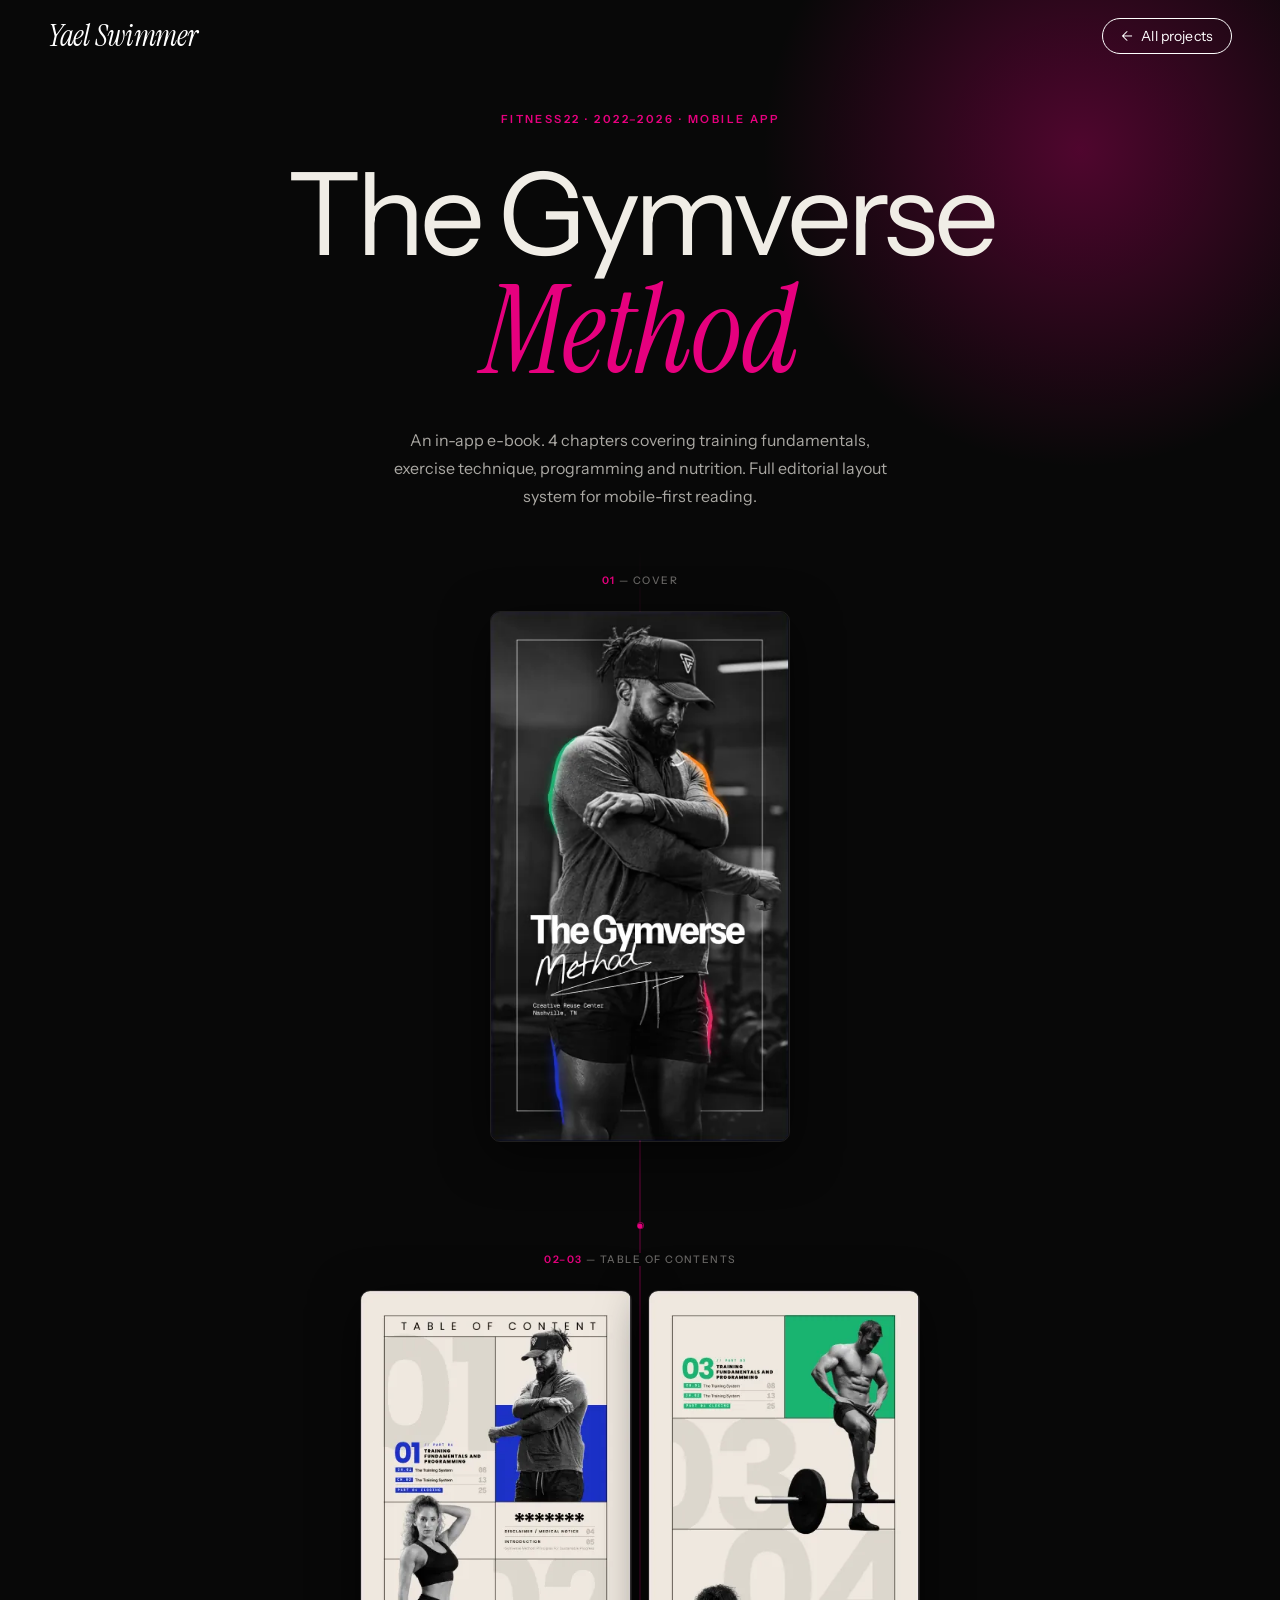
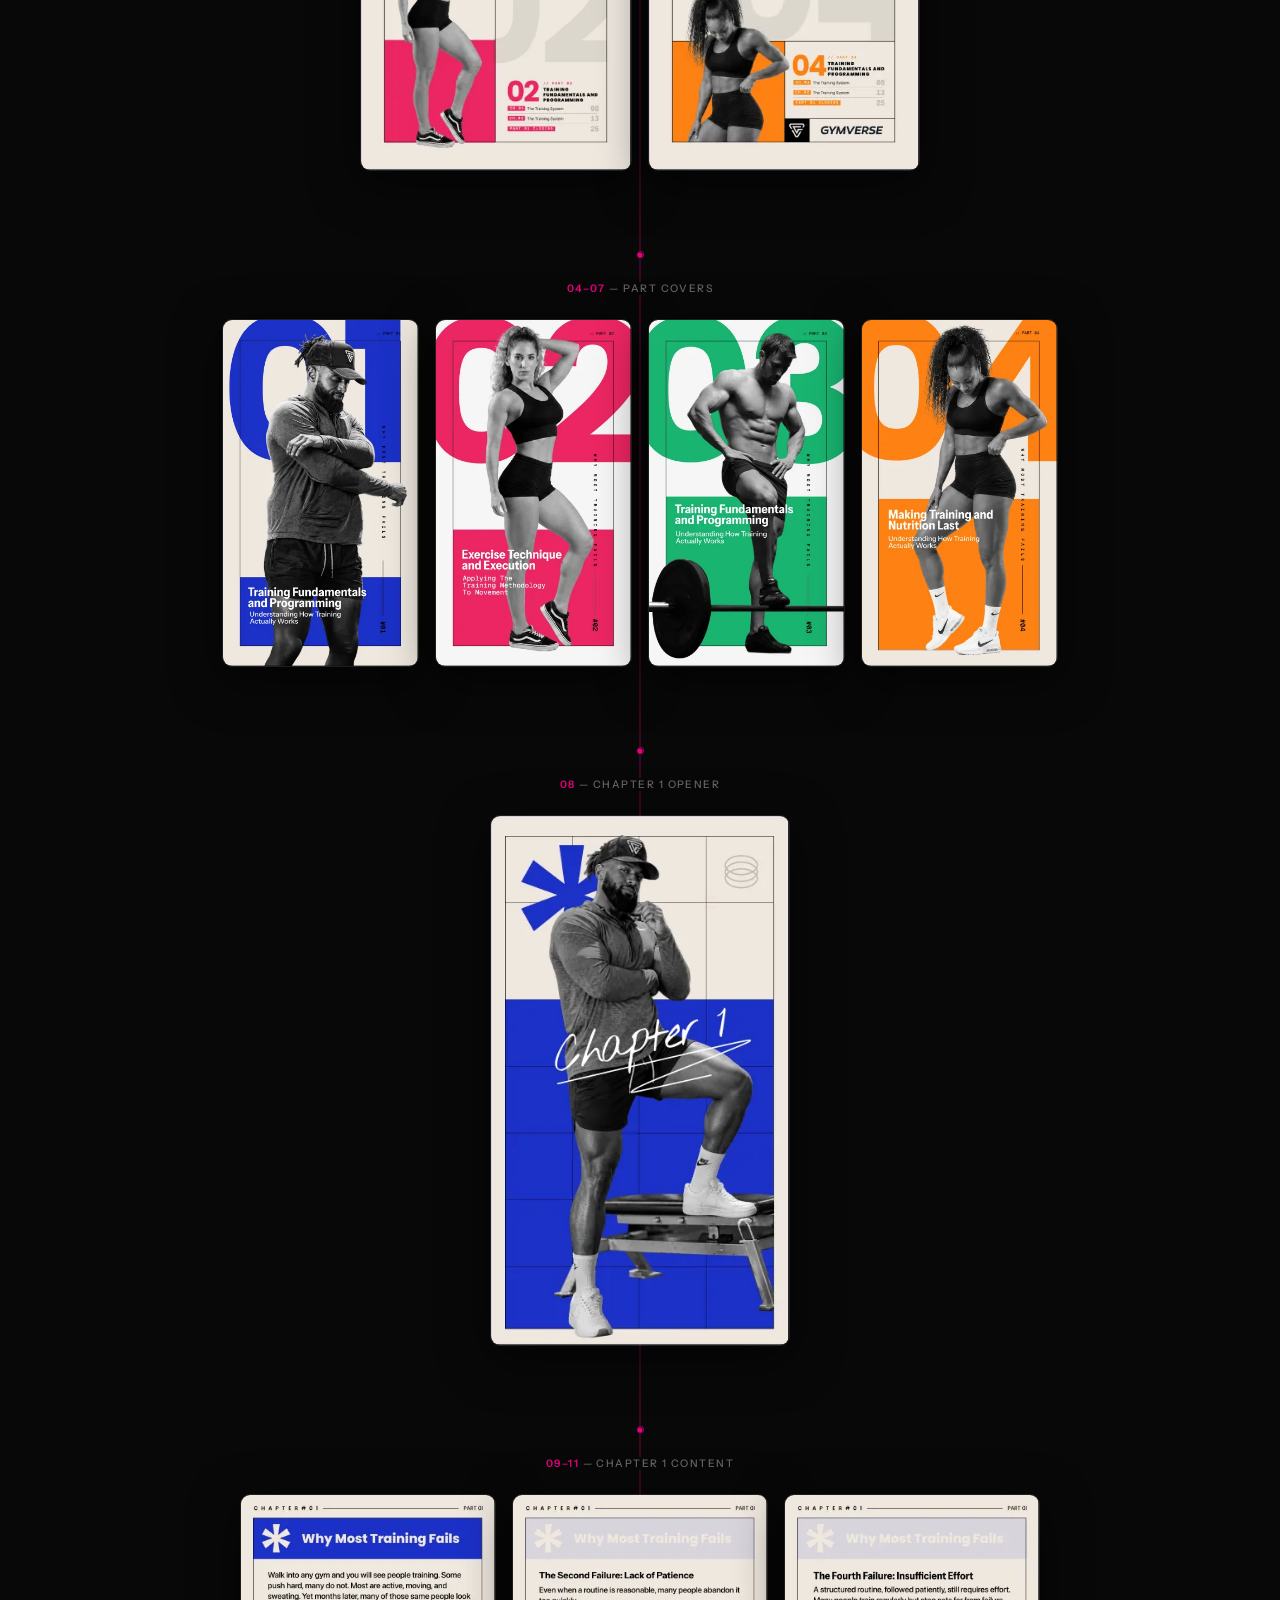
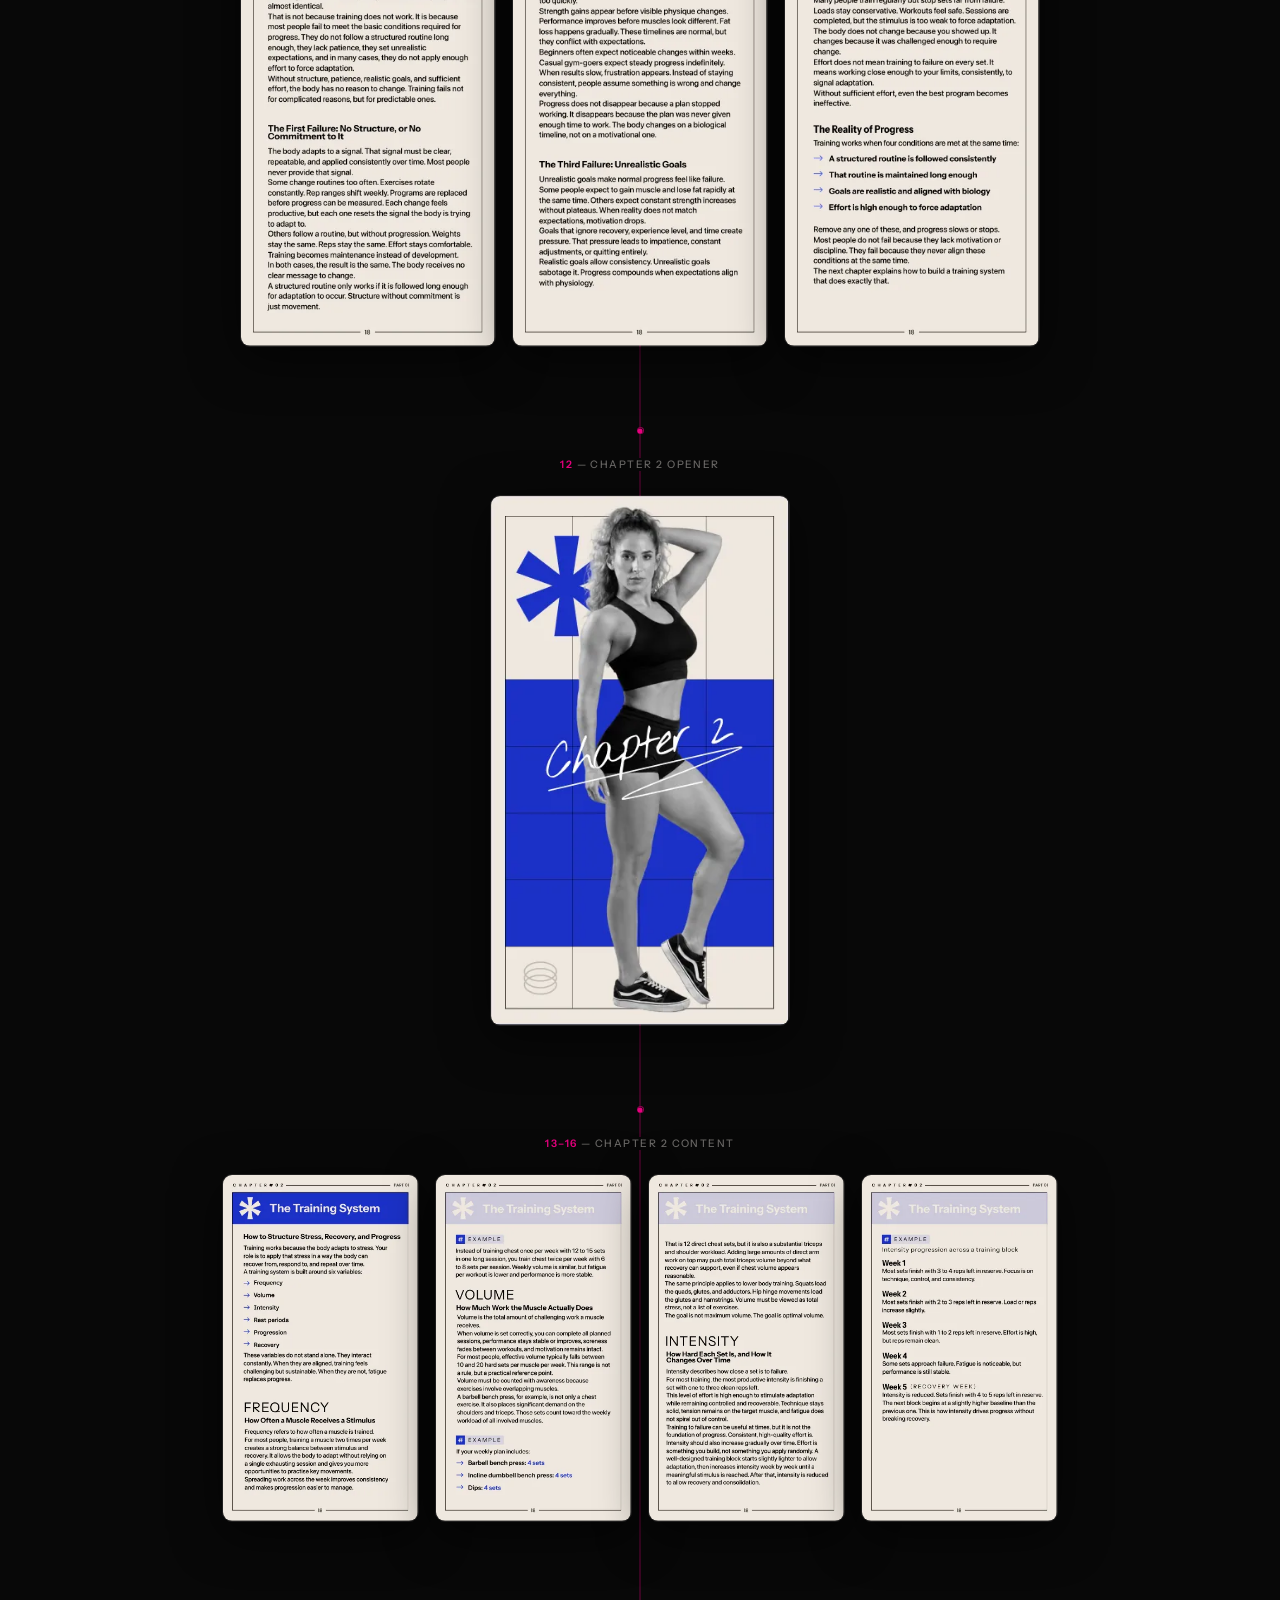
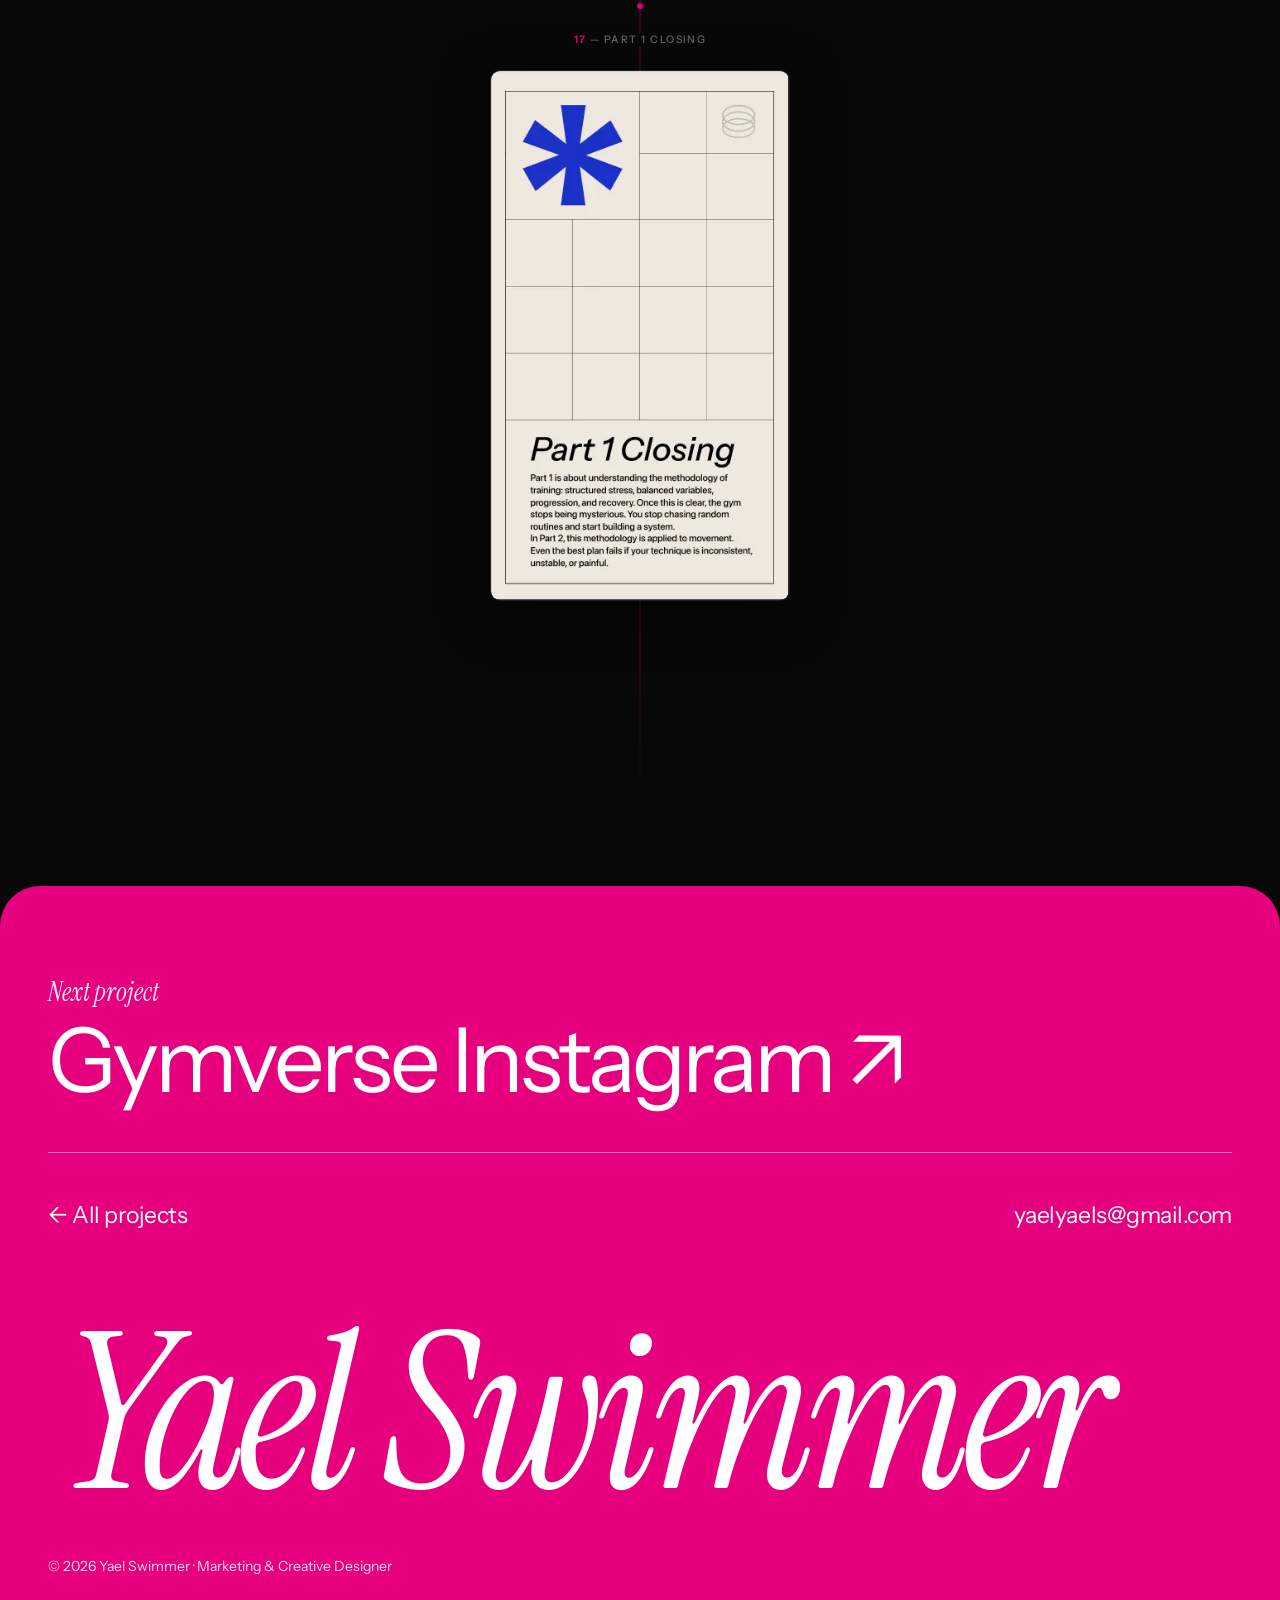
<file: gymverse.html>
<!DOCTYPE html>
<html lang="en">
<head>
  <meta charset="UTF-8">
  <meta name="viewport" content="width=device-width, initial-scale=1.0">
  <title>The Gymverse Method — Ebook · Yael Swimmer</title>
  <link rel="preconnect" href="https://fonts.googleapis.com">
  <link rel="preconnect" href="https://fonts.gstatic.com" crossorigin>
  <link href="https://fonts.googleapis.com/css2?family=Instrument+Sans:wght@400;500;600&family=Instrument+Serif:ital@0;1&display=swap" rel="stylesheet">
  <style>
    *, *::before, *::after { box-sizing: border-box; margin: 0; padding: 0; }

    :root {
      --bg: #080808;
      --text: #F0EDE6;
      --muted: rgba(240,237,230,0.42);
      --border: rgba(240,237,230,0.1);
      --accent: #C07840;
      --sans: 'Inter', sans-serif;
      --serif: 'Cormorant Garamond', Georgia, serif;
      --ease: cubic-bezier(0.16, 1, 0.3, 1);
    }

    html { scroll-behavior: smooth; }
    body { font-family: var(--sans); background: var(--bg); color: var(--text); }

    /* ── NAV ── */
    .nav {
      position: fixed; top: 0; left: 0; right: 0; z-index: 100;
      padding: 1.5rem 2.5rem;
      display: flex; align-items: center; justify-content: space-between;
      transition: background 0.3s;
    }
    .nav.scrolled { background: rgba(8,8,8,0.9); backdrop-filter: blur(12px); }
    .nav__back {
      display: flex; align-items: center; gap: 0.5rem;
      color: var(--muted); text-decoration: none;
      font-size: 0.78rem; letter-spacing: 0.06em; font-weight: 400;
      transition: color 0.2s;
    }
    .nav__back:hover { color: var(--text); }
    .nav__back svg { transition: transform 0.2s; }
    .nav__back:hover svg { transform: translateX(-3px); }
    .nav__brand {
      font-family: var(--serif); font-size: 1rem;
      font-style: italic; font-weight: 400; color: var(--muted);
      letter-spacing: 0.02em;
    }

    /* ── HERO ── */
    .hero {
      display: flex; flex-direction: column;
      justify-content: center; align-items: center;
      text-align: center;
      padding: 7rem 2rem 2.5rem;
      position: relative; overflow: hidden;
    }
    .hero__label {
      font-size: 0.7rem; letter-spacing: 0.22em; text-transform: uppercase;
      color: var(--accent); font-weight: 600; margin-bottom: 2rem;
    }
    .hero__title {
      font-family: var(--serif);
      font-size: clamp(4rem, 9vw, 8rem);
      font-weight: 300; line-height: 0.95;
      letter-spacing: -0.02em; margin-bottom: 0.1em;
      color: var(--text);
    }
    .hero__title em {
      font-style: italic; font-weight: 300;
      color: rgba(240,237,230,0.38);
      display: block;
    }
    .hero__sub {
      font-size: clamp(0.85rem, 1.4vw, 1rem);
      color: var(--muted); line-height: 1.75;
      max-width: 500px; margin: 1.5rem auto 0;
    }
    .hero__covers {
      background: #E2D4CC;
      border-radius: 20px;
      padding: 2rem 2.5rem;
      display: flex; gap: 1rem; align-items: flex-end;
      max-width: 700px; width: 100%;
    }
    .hero__covers img {
      flex: 1; border-radius: 8px;
      box-shadow: 0 12px 40px rgba(0,0,0,0.25);
      transition: transform 0.4s var(--ease);
    }
    .hero__covers img:hover { transform: translateY(-6px) scale(1.03); }

    /* ── FLOWCHART ── */
    .flowchart {
      position: relative;
      padding: 1.5rem 2rem 8rem;
      max-width: 900px; margin: 0 auto;
    }
    /* vertical connecting line */
    .flowchart::before {
      content: '';
      position: absolute;
      top: 0; bottom: 0;
      left: 50%;
      width: 1px;
      background: linear-gradient(to bottom,
        transparent 0%,
        var(--border) 5%,
        var(--border) 95%,
        transparent 100%);
      transform: translateX(-50%);
      pointer-events: none;
    }

    /* ── SECTION ── */
    .flow-section {
      display: flex; flex-direction: column; align-items: center;
      margin-bottom: 5rem; position: relative;
    }
    .flow-section__label {
      font-size: 0.65rem; letter-spacing: 0.22em; text-transform: uppercase;
      color: rgba(240,237,230,0.22); font-weight: 500;
      margin-bottom: 1.5rem;
      background: var(--bg);
      padding: 0 1rem;
      position: relative; z-index: 1;
    }
    .flow-section__label span {
      color: rgba(240,237,230,0.55);
    }

    /* ── PAGE GROUP ── */
    .flow-pages {
      display: flex; gap: 1rem; justify-content: center; align-items: flex-start;
      position: relative; z-index: 1;
    }
    .flow-pages--single { max-width: 300px; }
    .flow-pages--two    { max-width: 560px; }
    .flow-pages--three  { max-width: 800px; }
    .flow-pages--four   { max-width: 1000px; }

    /* ── PAGE ── */
    .flow-page {
      flex: 1;
      opacity: 0;
      transform: translateY(32px);
      transition: opacity 0.6s var(--ease), transform 0.6s var(--ease);
    }
    .flow-page.visible { opacity: 1; transform: translateY(0); }
    .flow-page:nth-child(2) { transition-delay: 0.09s; }
    .flow-page:nth-child(3) { transition-delay: 0.18s; }
    .flow-page:nth-child(4) { transition-delay: 0.27s; }

    .flow-page img {
      width: 100%; display: block;
      border-radius: 10px;
      border: 1px solid var(--border);
      box-shadow: 0 12px 48px rgba(0,0,0,0.6);
      transition: transform 0.4s var(--ease), box-shadow 0.4s var(--ease);
    }
    .flow-page img:hover {
      transform: translateY(-8px);
      box-shadow: 0 24px 72px rgba(0,0,0,0.8);
    }

    /* ── CONNECTOR DOT ── */
    .flow-dot {
      width: 7px; height: 7px; border-radius: 50%;
      background: var(--border);
      border: 1px solid rgba(240,237,230,0.2);
      margin: 0 auto 1.5rem;
      position: relative; z-index: 1;
      background: var(--bg);
      opacity: 0; transition: opacity 0.4s var(--ease);
    }
    .flow-dot.visible { opacity: 1; }
    .flow-dot::before {
      content: '';
      position: absolute; top: 50%; left: 50%;
      transform: translate(-50%, -50%);
      width: 5px; height: 5px; border-radius: 50%;
      background: rgba(240,237,230,0.25);
    }

    /* ── FOOTER ── */
    .footer {
      border-top: 1px solid var(--border);
      padding: 2.5rem;
      display: flex; justify-content: space-between; align-items: center;
      flex-wrap: wrap; gap: 1rem;
      max-width: 900px; margin: 0 auto;
    }
    .footer__copy { font-size: 0.78rem; color: var(--muted); }
    .footer__link {
      font-size: 0.78rem; color: var(--muted); text-decoration: none;
      letter-spacing: 0.06em; transition: color 0.2s;
    }
    .footer__link:hover { color: var(--text); }

    /* ── REVEAL ── */
    .reveal-up {
      opacity: 0; transform: translateY(24px);
      transition: opacity 0.7s var(--ease), transform 0.7s var(--ease);
    }
    .reveal-up.visible { opacity: 1; transform: translateY(0); }
  </style>
  <link rel="stylesheet" href="css/pink.css?v=10">
</head>
<body class="pg-gymverse">

  <!-- NAV -->
  <div class="pprogress" id="pprogress"></div>
  <nav class="pnav" id="pnav">
    <a class="pnav__logo" href="index.html">Yael Swimmer</a>
    <a class="pnav__back" href="index.html#work"><span aria-hidden="true">←</span> All projects</a>
  </nav>

  <!-- HERO -->
  <section class="phero"><div class="hero">
    <p class="hero__label reveal-up">Fitness22 · 2022–2026 · Mobile App</p>
    <h1 class="hero__title reveal-up" style="transition-delay:0.08s">
      The Gymverse
      <em>Method</em>
    </h1>
    <p class="hero__sub reveal-up" style="transition-delay:0.16s">
      An in-app e-book. 4 chapters covering training fundamentals, exercise technique, programming and nutrition. Full editorial layout system for mobile-first reading.
    </p>
  </div></section>

  <!-- FLOWCHART -->
  <div class="flowchart" data-nav="dark">

    <!-- 01 — COVER -->
    <div class="flow-section">
      <p class="flow-section__label"><span>01</span> — Cover</p>
      <div class="flow-pages flow-pages--single">
        <div class="flow-page">
          <img loading="lazy" decoding="async" src="assets/ebook/כריכה.webp?v=2" alt="Cover">
        </div>
      </div>
    </div>

    <div class="flow-dot"></div>

    <!-- 02–03 — TABLE OF CONTENTS -->
    <div class="flow-section">
      <p class="flow-section__label"><span>02–03</span> — Table of Contents</p>
      <div class="flow-pages flow-pages--two">
        <div class="flow-page">
          <img loading="lazy" decoding="async" src="assets/ebook/תוכן עניינים_1.webp" alt="TOC 1">
        </div>
        <div class="flow-page">
          <img loading="lazy" decoding="async" src="assets/ebook/תוכן עניינים_2.webp" alt="TOC 2">
        </div>
      </div>
    </div>

    <div class="flow-dot"></div>

    <!-- 04–07 — PART COVERS -->
    <div class="flow-section">
      <p class="flow-section__label"><span>04–07</span> — Part Covers</p>
      <div class="flow-pages flow-pages--four">
        <div class="flow-page">
          <img loading="lazy" decoding="async" src="assets/ebook/01.webp?v=2" alt="Part 01">
        </div>
        <div class="flow-page">
          <img loading="lazy" decoding="async" src="assets/ebook/02.webp" alt="Part 02">
        </div>
        <div class="flow-page">
          <img loading="lazy" decoding="async" src="assets/ebook/03.webp" alt="Part 03">
        </div>
        <div class="flow-page">
          <img loading="lazy" decoding="async" src="assets/ebook/04.webp?v=2" alt="Part 04">
        </div>
      </div>
    </div>

    <div class="flow-dot"></div>

    <!-- 08 — CHAPTER 1 OPENER -->
    <div class="flow-section">
      <p class="flow-section__label"><span>08</span> — Chapter 1 Opener</p>
      <div class="flow-pages flow-pages--single">
        <div class="flow-page">
          <img loading="lazy" decoding="async" src="assets/ebook/05.webp?v=2" alt="Chapter 1">
        </div>
      </div>
    </div>

    <div class="flow-dot"></div>

    <!-- 09–11 — CHAPTER 1 CONTENT -->
    <div class="flow-section">
      <p class="flow-section__label"><span>09–11</span> — Chapter 1 Content</p>
      <div class="flow-pages flow-pages--three">
        <div class="flow-page">
          <img loading="lazy" decoding="async" src="assets/ebook/06.webp" alt="Page 09">
        </div>
        <div class="flow-page">
          <img loading="lazy" decoding="async" src="assets/ebook/07.webp" alt="Page 10">
        </div>
        <div class="flow-page">
          <img loading="lazy" decoding="async" src="assets/ebook/08.webp" alt="Page 11">
        </div>
      </div>
    </div>

    <div class="flow-dot"></div>

    <!-- 12 — CHAPTER 2 OPENER -->
    <div class="flow-section">
      <p class="flow-section__label"><span>12</span> — Chapter 2 Opener</p>
      <div class="flow-pages flow-pages--single">
        <div class="flow-page">
          <img loading="lazy" decoding="async" src="assets/ebook/09.webp" alt="Chapter 2">
        </div>
      </div>
    </div>

    <div class="flow-dot"></div>

    <!-- 13–16 — CHAPTER 2 CONTENT -->
    <div class="flow-section">
      <p class="flow-section__label"><span>13–16</span> — Chapter 2 Content</p>
      <div class="flow-pages flow-pages--four">
        <div class="flow-page">
          <img loading="lazy" decoding="async" src="assets/ebook/10.webp" alt="Page 13">
        </div>
        <div class="flow-page">
          <img loading="lazy" decoding="async" src="assets/ebook/11.webp" alt="Page 14">
        </div>
        <div class="flow-page">
          <img loading="lazy" decoding="async" src="assets/ebook/12.webp" alt="Page 15">
        </div>
        <div class="flow-page">
          <img loading="lazy" decoding="async" src="assets/ebook/13.webp" alt="Page 16">
        </div>
      </div>
    </div>

    <div class="flow-dot"></div>

    <!-- 17 — PART 1 CLOSING -->
    <div class="flow-section">
      <p class="flow-section__label"><span>17</span> — Part 1 Closing</p>
      <div class="flow-pages flow-pages--single">
        <div class="flow-page">
          <img loading="lazy" decoding="async" src="assets/ebook/14.webp" alt="Closing">
        </div>
      </div>
    </div>

  </div>

  <!-- FOOTER -->
  <footer class="pfoot">
    <a class="pnext" href="gymverse-posts.html"><small>Next project</small><span>Gymverse Instagram <i aria-hidden="true">↗</i></span></a>
    <div class="pfoot__row"><a href="index.html#work">← All projects</a><a href="mailto:yaelyaels@gmail.com">yaelyaels@gmail.com</a></div>
    <div class="pfoot__brand" aria-hidden="true">Yael Swimmer</div>
    <p class="pfoot__legal">© 2026 Yael Swimmer · Marketing &amp; Creative Designer</p>
  </footer>

  <script>
    // Intersection observer
    const obs = new IntersectionObserver((entries) => {
      entries.forEach(e => {
        if (e.isIntersecting) {
          e.target.classList.add('visible');
          obs.unobserve(e.target);
        }
      });
    }, { threshold: 0.12, rootMargin: '0px 0px -40px 0px' });

    // Hero reveals
    document.querySelectorAll('.reveal-up').forEach(el => obs.observe(el));

    // Flowchart pages with per-group stagger
    document.querySelectorAll('.flow-pages').forEach(group => {
      group.querySelectorAll('.flow-page').forEach((page, i) => {
        page.style.transitionDelay = `${i * 0.1}s`;
        obs.observe(page);
      });
    });

    // Dots
    document.querySelectorAll('.flow-dot').forEach(dot => obs.observe(dot));
  </script>

  <script src="js/pink.js?v=7"></script>
</body>
</html>
</file>
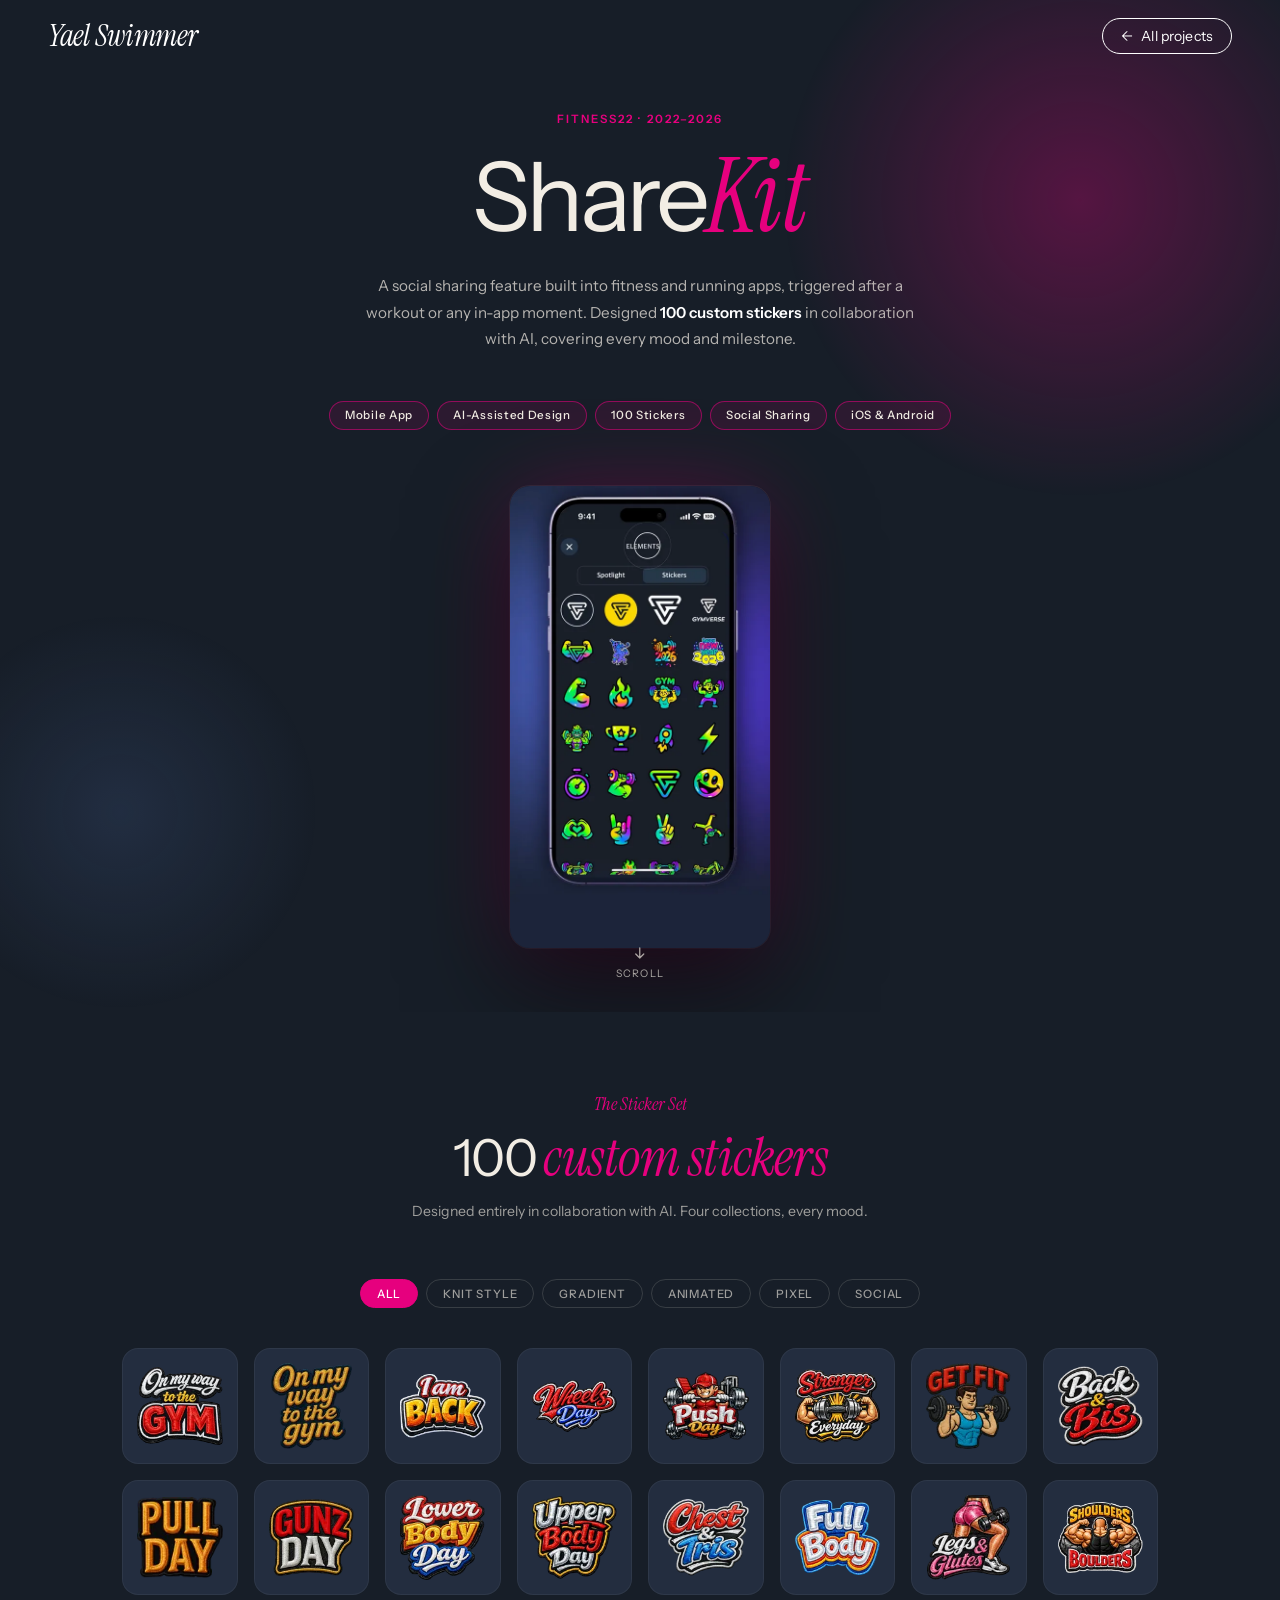
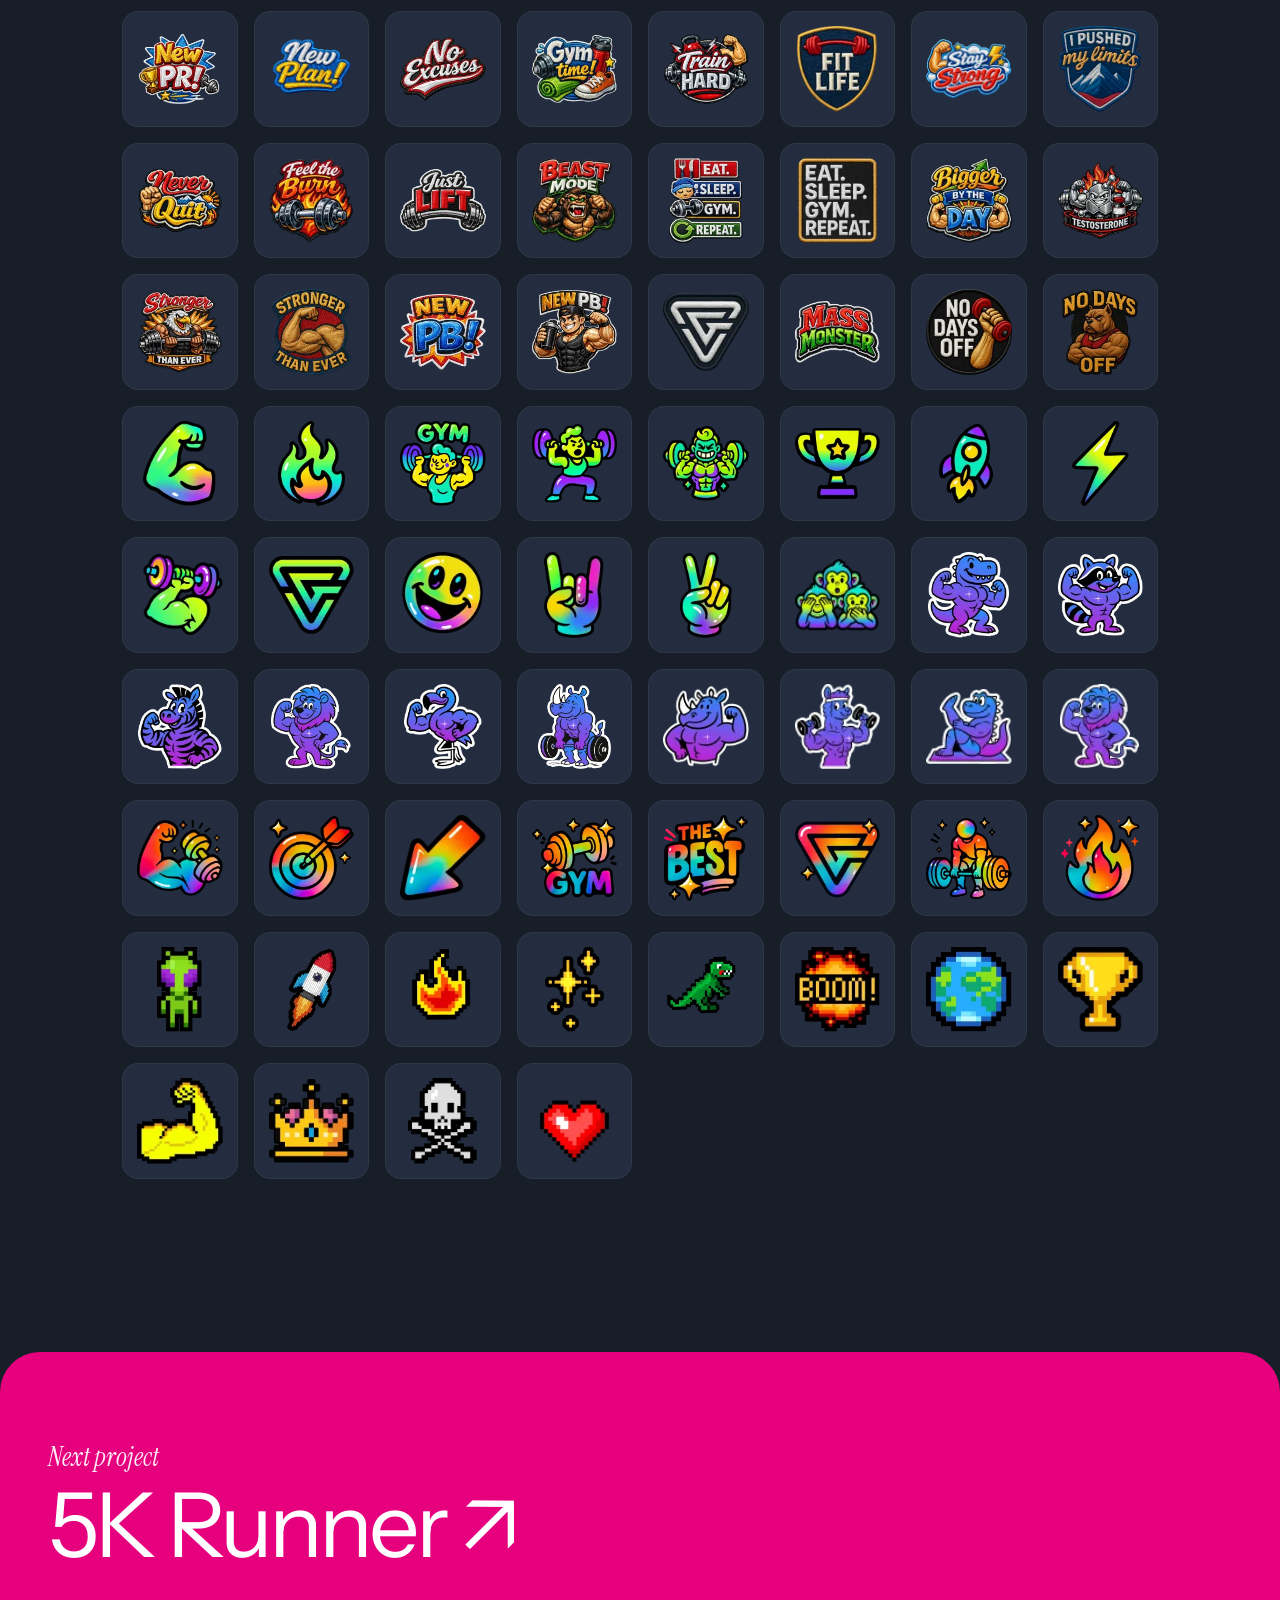
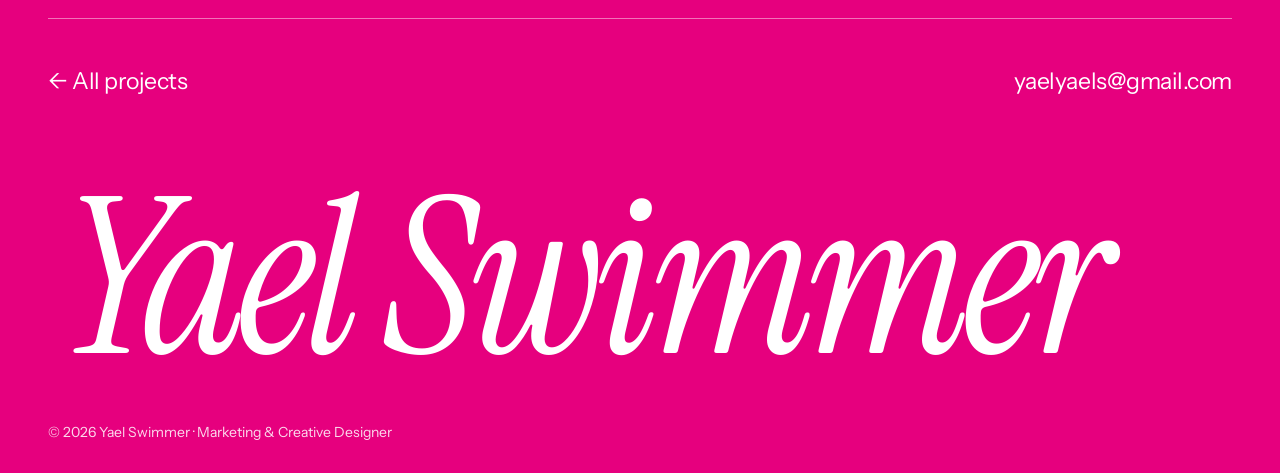
<file: sharekit.html>
<!DOCTYPE html>
<html lang="en">
<head>
  <meta charset="UTF-8">
  <meta name="viewport" content="width=device-width, initial-scale=1.0">
  <title>Fitness22 — ShareKit · Yael Swimmer</title>
  <link rel="preconnect" href="https://fonts.googleapis.com">
  <link rel="preconnect" href="https://fonts.gstatic.com" crossorigin>
  <link href="https://fonts.googleapis.com/css2?family=Instrument+Sans:wght@400;500;600&family=Instrument+Serif:ital@0;1&display=swap" rel="stylesheet">
  <style>
    *, *::before, *::after { box-sizing: border-box; margin: 0; padding: 0; }

    :root {
      --bg:      #171E28;
      --bg2:     #1E2737;
      --surface: #232D3F;
      --cream:   #F2EDE4;
      --accent:  #B07D4A;
      --muted:   rgba(242,237,228,0.45);
      --serif:   'Cormorant Garamond', Georgia, serif;
      --sans:    'Inter', system-ui, sans-serif;
    }

    html { scroll-behavior: smooth; }

    body {
      font-family: var(--sans);
      background: var(--bg);
      color: var(--cream);
      min-height: 100vh;
    }

    /* ── NAV ── */
    .nav {
      position: fixed;
      top: 0; left: 0; right: 0;
      z-index: 100;
      padding: 1.1rem 2rem;
      display: flex;
      align-items: center;
      justify-content: space-between;
      background: rgba(23,30,40,0.85);
      backdrop-filter: blur(12px);
      -webkit-backdrop-filter: blur(12px);
      border-bottom: 1px solid rgba(255,255,255,0.06);
    }
    .nav__back {
      display: flex;
      align-items: center;
      gap: 0.5rem;
      color: var(--muted);
      text-decoration: none;
      font-size: 0.8rem;
      font-weight: 500;
      letter-spacing: 0.05em;
      transition: color 0.2s;
    }
    .nav__back:hover { color: var(--cream); }
    .nav__back svg { flex-shrink: 0; }
    .nav__label {
      font-family: var(--serif);
      font-size: 1.1rem;
      font-style: italic;
      color: var(--muted);
    }

    /* ── HERO ── */
    .hero {
      min-height: 100svh;
      display: flex;
      flex-direction: column;
      align-items: center;
      justify-content: center;
      padding: 7rem 2rem 4rem;
      text-align: center;
      position: relative;
      overflow: hidden;
    }

    /* Floating glow blobs */
    .hero::before {
      content: '';
      position: absolute;
      width: 600px; height: 600px;
      border-radius: 50%;
      background: radial-gradient(circle, rgba(176,125,74,0.12) 0%, transparent 70%);
      top: -100px; right: -100px;
      pointer-events: none;
    }
    .hero::after {
      content: '';
      position: absolute;
      width: 400px; height: 400px;
      border-radius: 50%;
      background: radial-gradient(circle, rgba(100,140,220,0.10) 0%, transparent 70%);
      bottom: 0; left: -80px;
      pointer-events: none;
    }

    .hero__eyebrow {
      font-size: 0.7rem;
      font-weight: 600;
      letter-spacing: 0.18em;
      text-transform: uppercase;
      color: var(--accent);
      margin-bottom: 1.2rem;
    }

    .hero__title {
      font-family: var(--serif);
      font-size: clamp(3rem, 8vw, 6rem);
      font-weight: 400;
      line-height: 1.05;
      margin-bottom: 1.5rem;
    }
    .hero__title em {
      font-style: italic;
      font-weight: 300;
      color: var(--muted);
    }

    .hero__desc {
      max-width: 560px;
      font-size: 0.95rem;
      line-height: 1.75;
      color: var(--muted);
      margin-bottom: 3rem;
    }
    .hero__desc strong { color: var(--cream); font-weight: 500; }

    /* Tags */
    .hero__tags {
      display: flex;
      flex-wrap: wrap;
      gap: 0.5rem;
      justify-content: center;
      margin-bottom: 3.5rem;
    }
    .hero__tag {
      font-size: 0.72rem;
      font-weight: 500;
      letter-spacing: 0.06em;
      border: 1px solid rgba(242,237,228,0.18);
      border-radius: 20px;
      padding: 0.35rem 0.9rem;
      color: var(--muted);
    }

    /* Video */
    .hero__video-wrap {
      position: relative;
      width: min(260px, 60vw);
      border-radius: 20px;
      overflow: hidden;
      box-shadow: 0 40px 100px rgba(0,0,0,0.6), 0 0 0 1px rgba(255,255,255,0.07);
    }
    .hero__video-wrap video {
      width: 100%;
      display: block;
      aspect-ratio: 9/16;
      object-fit: cover;
    }

    /* Scroll cue */
    .scroll-cue {
      position: absolute;
      bottom: 2rem;
      left: 50%;
      transform: translateX(-50%);
      display: flex;
      flex-direction: column;
      align-items: center;
      gap: 0.4rem;
      color: var(--muted);
      font-size: 0.65rem;
      letter-spacing: 0.12em;
      text-transform: uppercase;
      animation: bob 2s ease-in-out infinite;
    }
    @keyframes bob {
      0%, 100% { transform: translateX(-50%) translateY(0); }
      50%       { transform: translateX(-50%) translateY(6px); }
    }

    /* ── STICKER SECTION ── */
    .stickers-section {
      padding: 5rem 2rem 6rem;
      max-width: 1100px;
      margin: 0 auto;
    }

    .section-header {
      text-align: center;
      margin-bottom: 3.5rem;
    }
    .section-eyebrow {
      font-size: 0.68rem;
      font-weight: 600;
      letter-spacing: 0.18em;
      text-transform: uppercase;
      color: var(--accent);
      margin-bottom: 0.75rem;
    }
    .section-title {
      font-family: var(--serif);
      font-size: clamp(2rem, 5vw, 3.2rem);
      font-weight: 400;
      line-height: 1.1;
    }
    .section-title em {
      font-style: italic;
      color: var(--muted);
    }
    .section-sub {
      margin-top: 0.8rem;
      font-size: 0.88rem;
      color: var(--muted);
      line-height: 1.65;
    }

    /* Category tabs */
    .cat-tabs {
      display: flex;
      flex-wrap: wrap;
      gap: 0.5rem;
      justify-content: center;
      margin-bottom: 2.5rem;
    }
    .cat-tab {
      font-family: var(--sans);
      font-size: 0.72rem;
      font-weight: 500;
      letter-spacing: 0.07em;
      text-transform: uppercase;
      border: 1px solid rgba(242,237,228,0.15);
      border-radius: 20px;
      padding: 0.4rem 1rem;
      color: var(--muted);
      background: transparent;
      cursor: pointer;
      transition: all 0.2s;
    }
    .cat-tab:hover, .cat-tab.active {
      background: rgba(242,237,228,0.08);
      border-color: rgba(242,237,228,0.35);
      color: var(--cream);
    }
    .cat-tab.active {
      border-color: var(--accent);
      color: var(--accent);
      background: rgba(176,125,74,0.08);
    }

    /* Sticker grid */
    .sticker-grid {
      display: grid;
      grid-template-columns: repeat(auto-fill, minmax(110px, 1fr));
      gap: 1rem;
    }

    .sticker-item {
      aspect-ratio: 1;
      background: var(--surface);
      border-radius: 16px;
      display: flex;
      align-items: center;
      justify-content: center;
      padding: 14px;
      border: 1px solid rgba(255,255,255,0.05);
      cursor: pointer;
      transition: transform 0.25s cubic-bezier(0.34,1.56,0.64,1),
                  box-shadow 0.25s ease,
                  border-color 0.25s ease;
      opacity: 0;
      animation: fadeUp 0.4s ease forwards;
    }
    .sticker-item:hover {
      transform: scale(1.12) rotate(-2deg);
      box-shadow: 0 12px 40px rgba(0,0,0,0.5);
      border-color: rgba(242,237,228,0.15);
      z-index: 2;
    }
    .sticker-item img {
      width: 100%;
      height: 100%;
      object-fit: contain;
      image-rendering: -webkit-optimize-contrast;
    }
    .sticker-item.hidden { display: none; }

    /* + more card */
    .sticker-more {
      aspect-ratio: 1;
      border-radius: 16px;
      display: flex;
      flex-direction: column;
      align-items: center;
      justify-content: center;
      border: 1.5px dashed rgba(242,237,228,0.18);
      gap: 2px;
      opacity: 0;
      animation: fadeUp 0.4s ease forwards;
      pointer-events: none;
      user-select: none;
    }
    .sticker-more__plus {
      font-family: var(--serif);
      font-size: 2rem;
      font-style: italic;
      font-weight: 300;
      color: rgba(242,237,228,0.35);
      line-height: 1;
    }
    .sticker-more__label {
      font-size: 0.6rem;
      font-weight: 500;
      letter-spacing: 0.14em;
      text-transform: uppercase;
      color: rgba(242,237,228,0.2);
    }
    .sticker-more.hidden { display: none; }

    @keyframes fadeUp {
      from { opacity: 0; transform: translateY(16px); }
      to   { opacity: 1; transform: translateY(0); }
    }

    /* ── FOOTER ── */
    .footer {
      text-align: center;
      padding: 3rem 2rem;
      border-top: 1px solid rgba(255,255,255,0.06);
      font-size: 0.8rem;
      color: var(--muted);
    }
    .footer a {
      color: var(--accent);
      text-decoration: none;
    }
    .footer a:hover { text-decoration: underline; }

    /* ── RESPONSIVE ── */
    @media (max-width: 600px) {
      .sticker-grid {
        grid-template-columns: repeat(auto-fill, minmax(85px, 1fr));
        gap: 0.7rem;
      }
      .hero__video-wrap { width: min(220px, 70vw); }
    }
  </style>
  <link rel="stylesheet" href="css/pink.css?v=10">
</head>
<body class="pg-sharekit">

<!-- NAV -->
<div class="pprogress" id="pprogress"></div>
  <nav class="pnav" id="pnav">
    <a class="pnav__logo" href="index.html">Yael Swimmer</a>
    <a class="pnav__back" href="index.html#work"><span aria-hidden="true">←</span> All projects</a>
  </nav>

<!-- HERO -->
<section class="phero"><div class="hero">
  <p class="hero__eyebrow">Fitness22 · 2022–2026</p>
  <h1 class="hero__title">Share<em>Kit</em></h1>
  <p class="hero__desc">
    A social sharing feature built into fitness and running apps, triggered after a workout or any in-app moment.
    Designed <strong>100 custom stickers</strong> in collaboration with AI, covering every mood and milestone.
  </p>
  <div class="hero__tags">
    <span class="hero__tag">Mobile App</span>
    <span class="hero__tag">AI-Assisted Design</span>
    <span class="hero__tag">100 Stickers</span>
    <span class="hero__tag">Social Sharing</span>
    <span class="hero__tag">iOS &amp; Android</span>
  </div>
  <div class="hero__video-wrap">
    <video autoplay loop muted playsinline webkit-playsinline preload="auto" poster="assets/videos/sharekit-poster.webp" id="heroVideo">
      <source src="assets/videos/sharekit-web.mp4" type="video/mp4">
    </video>
  </div>
  <div class="scroll-cue">
    <svg width="14" height="14" viewBox="0 0 14 14" fill="none">
      <path d="M7 2v10M3 8l4 4 4-4" stroke="currentColor" stroke-width="1.3" stroke-linecap="round" stroke-linejoin="round"/>
    </svg>
    Scroll
  </div>
</div></section>

<!-- STICKERS -->
<div class="stickers-band" data-nav="dark">
<section class="stickers-section">
  <div class="section-header">
    <p class="section-eyebrow">The Sticker Set</p>
    <h2 class="section-title">100 <em>custom stickers</em></h2>
    <p class="section-sub">Designed entirely in collaboration with AI. Four collections, every mood.</p>
  </div>

  <div class="cat-tabs">
    <button class="cat-tab active" data-cat="all">All</button>
    <button class="cat-tab" data-cat="text">Knit Style</button>
    <button class="cat-tab" data-cat="gradi">Gradient</button>
    <button class="cat-tab" data-cat="ani">Animated</button>
    <button class="cat-tab" data-cat="pixnew">Pixel</button>
    <button class="cat-tab" data-cat="insta">Social</button>
  </div>

  <div class="sticker-grid" id="stickerGrid">
    <!-- text / Knit Style — FIRST -->
    <div class="sticker-item" data-cat="text" style="animation-delay:0.02s"><img loading="lazy" decoding="async" src="assets/images/stickers/text_1.webp" alt=""></div>
    <div class="sticker-item" data-cat="text" style="animation-delay:0.04s"><img loading="lazy" decoding="async" src="assets/images/stickers/text_2.webp" alt=""></div>
    <div class="sticker-item" data-cat="text" style="animation-delay:0.06s"><img loading="lazy" decoding="async" src="assets/images/stickers/text_3.webp" alt=""></div>
    <div class="sticker-item" data-cat="text" style="animation-delay:0.08s"><img loading="lazy" decoding="async" src="assets/images/stickers/text_4.webp" alt=""></div>
    <div class="sticker-item" data-cat="text" style="animation-delay:0.10s"><img loading="lazy" decoding="async" src="assets/images/stickers/text_5.webp" alt=""></div>
    <div class="sticker-item" data-cat="text" style="animation-delay:0.12s"><img loading="lazy" decoding="async" src="assets/images/stickers/text_6.webp" alt=""></div>
    <div class="sticker-item" data-cat="text" style="animation-delay:0.14s"><img loading="lazy" decoding="async" src="assets/images/stickers/text_7.webp" alt=""></div>
    <div class="sticker-item" data-cat="text" style="animation-delay:0.16s"><img loading="lazy" decoding="async" src="assets/images/stickers/text_8.webp" alt=""></div>
    <div class="sticker-item" data-cat="text" style="animation-delay:0.18s"><img loading="lazy" decoding="async" src="assets/images/stickers/text_9.webp" alt=""></div>
    <div class="sticker-item" data-cat="text" style="animation-delay:0.20s"><img loading="lazy" decoding="async" src="assets/images/stickers/text_10.webp" alt=""></div>
    <div class="sticker-item" data-cat="text" style="animation-delay:0.22s"><img loading="lazy" decoding="async" src="assets/images/stickers/text_11.webp" alt=""></div>
    <div class="sticker-item" data-cat="text" style="animation-delay:0.24s"><img loading="lazy" decoding="async" src="assets/images/stickers/text_12.webp" alt=""></div>
    <div class="sticker-item" data-cat="text" style="animation-delay:0.26s"><img loading="lazy" decoding="async" src="assets/images/stickers/text_13.webp" alt=""></div>
    <div class="sticker-item" data-cat="text" style="animation-delay:0.28s"><img loading="lazy" decoding="async" src="assets/images/stickers/text_14.webp" alt=""></div>
    <div class="sticker-item" data-cat="text" style="animation-delay:0.30s"><img loading="lazy" decoding="async" src="assets/images/stickers/text_15.webp" alt=""></div>
    <div class="sticker-item" data-cat="text" style="animation-delay:0.32s"><img loading="lazy" decoding="async" src="assets/images/stickers/text_16.webp" alt=""></div>
    <div class="sticker-item" data-cat="text" style="animation-delay:0.34s"><img loading="lazy" decoding="async" src="assets/images/stickers/text_17.webp" alt=""></div>
    <div class="sticker-item" data-cat="text" style="animation-delay:0.36s"><img loading="lazy" decoding="async" src="assets/images/stickers/text_18.webp" alt=""></div>
    <div class="sticker-item" data-cat="text" style="animation-delay:0.38s"><img loading="lazy" decoding="async" src="assets/images/stickers/text_19.webp" alt=""></div>
    <div class="sticker-item" data-cat="text" style="animation-delay:0.40s"><img loading="lazy" decoding="async" src="assets/images/stickers/text_20.webp" alt=""></div>
    <div class="sticker-item" data-cat="text" style="animation-delay:0.42s"><img loading="lazy" decoding="async" src="assets/images/stickers/text_21.webp" alt=""></div>
    <div class="sticker-item" data-cat="text" style="animation-delay:0.44s"><img loading="lazy" decoding="async" src="assets/images/stickers/text_22.webp" alt=""></div>
    <div class="sticker-item" data-cat="text" style="animation-delay:0.46s"><img loading="lazy" decoding="async" src="assets/images/stickers/text_23.webp" alt=""></div>
    <div class="sticker-item" data-cat="text" style="animation-delay:0.48s"><img loading="lazy" decoding="async" src="assets/images/stickers/text_24.webp" alt=""></div>
    <div class="sticker-item" data-cat="text" style="animation-delay:0.50s"><img loading="lazy" decoding="async" src="assets/images/stickers/text_25.webp" alt=""></div>
    <div class="sticker-item" data-cat="text" style="animation-delay:0.52s"><img loading="lazy" decoding="async" src="assets/images/stickers/text_26.webp" alt=""></div>
    <div class="sticker-item" data-cat="text" style="animation-delay:0.54s"><img loading="lazy" decoding="async" src="assets/images/stickers/text_27.webp" alt=""></div>
    <div class="sticker-item" data-cat="text" style="animation-delay:0.56s"><img loading="lazy" decoding="async" src="assets/images/stickers/text_28.webp" alt=""></div>
    <div class="sticker-item" data-cat="text" style="animation-delay:0.58s"><img loading="lazy" decoding="async" src="assets/images/stickers/text_29.webp" alt=""></div>
    <div class="sticker-item" data-cat="text" style="animation-delay:0.60s"><img loading="lazy" decoding="async" src="assets/images/stickers/text_30.webp" alt=""></div>
    <div class="sticker-item" data-cat="text" style="animation-delay:0.62s"><img loading="lazy" decoding="async" src="assets/images/stickers/text_31.webp" alt=""></div>
    <div class="sticker-item" data-cat="text" style="animation-delay:0.64s"><img loading="lazy" decoding="async" src="assets/images/stickers/text_32.webp" alt=""></div>
    <div class="sticker-item" data-cat="text" style="animation-delay:0.66s"><img loading="lazy" decoding="async" src="assets/images/stickers/text_33.webp" alt=""></div>
    <div class="sticker-item" data-cat="text" style="animation-delay:0.68s"><img loading="lazy" decoding="async" src="assets/images/stickers/text_34.webp" alt=""></div>
    <div class="sticker-item" data-cat="text" style="animation-delay:0.70s"><img loading="lazy" decoding="async" src="assets/images/stickers/text_35.webp" alt=""></div>
    <div class="sticker-item" data-cat="text" style="animation-delay:0.72s"><img loading="lazy" decoding="async" src="assets/images/stickers/text_36.webp" alt=""></div>
    <div class="sticker-item" data-cat="text" style="animation-delay:0.74s"><img loading="lazy" decoding="async" src="assets/images/stickers/text_37.webp" alt=""></div>
    <div class="sticker-item" data-cat="text" style="animation-delay:0.76s"><img loading="lazy" decoding="async" src="assets/images/stickers/text_38.webp" alt=""></div>
    <div class="sticker-item" data-cat="text" style="animation-delay:0.78s"><img loading="lazy" decoding="async" src="assets/images/stickers/text_39.webp" alt=""></div>
    <div class="sticker-item" data-cat="text" style="animation-delay:0.80s"><img loading="lazy" decoding="async" src="assets/images/stickers/text_40.webp" alt=""></div>
    <!-- gradi -->
    <div class="sticker-item" data-cat="gradi" style="animation-delay:0.82s"><img loading="lazy" decoding="async" src="assets/images/stickers/gradi_1.webp" alt=""></div>
    <div class="sticker-item" data-cat="gradi" style="animation-delay:0.84s"><img loading="lazy" decoding="async" src="assets/images/stickers/gradi_2.webp" alt=""></div>
    <div class="sticker-item" data-cat="gradi" style="animation-delay:0.86s"><img loading="lazy" decoding="async" src="assets/images/stickers/gradi_3.webp" alt=""></div>
    <div class="sticker-item" data-cat="gradi" style="animation-delay:0.88s"><img loading="lazy" decoding="async" src="assets/images/stickers/gradi_4.webp" alt=""></div>
    <div class="sticker-item" data-cat="gradi" style="animation-delay:0.90s"><img loading="lazy" decoding="async" src="assets/images/stickers/gradi_5.webp" alt=""></div>
    <div class="sticker-item" data-cat="gradi" style="animation-delay:0.92s"><img loading="lazy" decoding="async" src="assets/images/stickers/gradi_6.webp" alt=""></div>
    <div class="sticker-item" data-cat="gradi" style="animation-delay:0.94s"><img loading="lazy" decoding="async" src="assets/images/stickers/gradi_7.webp" alt=""></div>
    <div class="sticker-item" data-cat="gradi" style="animation-delay:0.96s"><img loading="lazy" decoding="async" src="assets/images/stickers/gradi_8.webp" alt=""></div>
    <div class="sticker-item" data-cat="gradi" style="animation-delay:0.98s"><img loading="lazy" decoding="async" src="assets/images/stickers/gradi_10.webp" alt=""></div>
    <div class="sticker-item" data-cat="gradi" style="animation-delay:1.00s"><img loading="lazy" decoding="async" src="assets/images/stickers/gradi_11.webp" alt=""></div>
    <div class="sticker-item" data-cat="gradi" style="animation-delay:1.02s"><img loading="lazy" decoding="async" src="assets/images/stickers/gradi_12.webp" alt=""></div>
    <div class="sticker-item" data-cat="gradi" style="animation-delay:1.04s"><img loading="lazy" decoding="async" src="assets/images/stickers/gradi_14.webp" alt=""></div>
    <div class="sticker-item" data-cat="gradi" style="animation-delay:1.06s"><img loading="lazy" decoding="async" src="assets/images/stickers/gradi_15.webp" alt=""></div>
    <div class="sticker-item" data-cat="gradi" style="animation-delay:1.08s"><img loading="lazy" decoding="async" src="assets/images/stickers/gradi_23.webp" alt=""></div>
    <!-- ani -->
    <div class="sticker-item" data-cat="ani" style="animation-delay:1.10s"><img loading="lazy" decoding="async" src="assets/images/stickers/ani_1.webp" alt=""></div>
    <div class="sticker-item" data-cat="ani" style="animation-delay:1.12s"><img loading="lazy" decoding="async" src="assets/images/stickers/ani_2.webp" alt=""></div>
    <div class="sticker-item" data-cat="ani" style="animation-delay:1.14s"><img loading="lazy" decoding="async" src="assets/images/stickers/ani_3.webp" alt=""></div>
    <div class="sticker-item" data-cat="ani" style="animation-delay:1.16s"><img loading="lazy" decoding="async" src="assets/images/stickers/ani_4.webp" alt=""></div>
    <div class="sticker-item" data-cat="ani" style="animation-delay:1.18s"><img loading="lazy" decoding="async" src="assets/images/stickers/ani_5.webp" alt=""></div>
    <div class="sticker-item" data-cat="ani" style="animation-delay:1.20s"><img loading="lazy" decoding="async" src="assets/images/stickers/ani_6.webp" alt=""></div>
    <div class="sticker-item" data-cat="ani" style="animation-delay:1.22s"><img loading="lazy" decoding="async" src="assets/images/stickers/ani_7.webp" alt=""></div>
    <div class="sticker-item" data-cat="ani" style="animation-delay:1.24s"><img loading="lazy" decoding="async" src="assets/images/stickers/ani_9.webp" alt=""></div>
    <div class="sticker-item" data-cat="ani" style="animation-delay:1.26s"><img loading="lazy" decoding="async" src="assets/images/stickers/ani_10.webp" alt=""></div>
    <div class="sticker-item" data-cat="ani" style="animation-delay:1.28s"><img loading="lazy" decoding="async" src="assets/images/stickers/ani_11.webp" alt=""></div>
    <!-- insta -->
    <div class="sticker-item" data-cat="insta" style="animation-delay:1.30s"><img loading="lazy" decoding="async" src="assets/images/stickers/insta_1.webp" alt=""></div>
    <div class="sticker-item" data-cat="insta" style="animation-delay:1.32s"><img loading="lazy" decoding="async" src="assets/images/stickers/insta_2.webp" alt=""></div>
    <div class="sticker-item" data-cat="insta" style="animation-delay:1.34s"><img loading="lazy" decoding="async" src="assets/images/stickers/insta_3.webp" alt=""></div>
    <div class="sticker-item" data-cat="insta" style="animation-delay:1.36s"><img loading="lazy" decoding="async" src="assets/images/stickers/insta_4.webp" alt=""></div>
    <div class="sticker-item" data-cat="insta" style="animation-delay:1.38s"><img loading="lazy" decoding="async" src="assets/images/stickers/insta_5.webp" alt=""></div>
    <div class="sticker-item" data-cat="insta" style="animation-delay:1.40s"><img loading="lazy" decoding="async" src="assets/images/stickers/insta_6.webp" alt=""></div>
    <div class="sticker-item" data-cat="insta" style="animation-delay:1.42s"><img loading="lazy" decoding="async" src="assets/images/stickers/insta_7.webp" alt=""></div>
    <div class="sticker-item" data-cat="insta" style="animation-delay:1.44s"><img loading="lazy" decoding="async" src="assets/images/stickers/insta_8.webp" alt=""></div>
    <!-- pixnew -->
    <div class="sticker-item" data-cat="pixnew" style="animation-delay:1.46s"><img loading="lazy" decoding="async" src="assets/images/stickers/pixnew_1.webp" alt=""></div>
    <div class="sticker-item" data-cat="pixnew" style="animation-delay:1.48s"><img loading="lazy" decoding="async" src="assets/images/stickers/pixnew_2.webp" alt=""></div>
    <div class="sticker-item" data-cat="pixnew" style="animation-delay:1.50s"><img loading="lazy" decoding="async" src="assets/images/stickers/pixnew_3.webp" alt=""></div>
    <div class="sticker-item" data-cat="pixnew" style="animation-delay:1.52s"><img loading="lazy" decoding="async" src="assets/images/stickers/pixnew_4.webp" alt=""></div>
    <div class="sticker-item" data-cat="pixnew" style="animation-delay:1.54s"><img loading="lazy" decoding="async" src="assets/images/stickers/pixnew_5.webp" alt=""></div>
    <div class="sticker-item" data-cat="pixnew" style="animation-delay:1.56s"><img loading="lazy" decoding="async" src="assets/images/stickers/pixnew_6.webp" alt=""></div>
    <div class="sticker-item" data-cat="pixnew" style="animation-delay:1.58s"><img loading="lazy" decoding="async" src="assets/images/stickers/pixnew_7.webp" alt=""></div>
    <div class="sticker-item" data-cat="pixnew" style="animation-delay:1.60s"><img loading="lazy" decoding="async" src="assets/images/stickers/pixnew_8.webp" alt=""></div>
    <div class="sticker-item" data-cat="pixnew" style="animation-delay:1.62s"><img loading="lazy" decoding="async" src="assets/images/stickers/pixnew_9.webp" alt=""></div>
    <div class="sticker-item" data-cat="pixnew" style="animation-delay:1.64s"><img loading="lazy" decoding="async" src="assets/images/stickers/pixnew_10.webp" alt=""></div>
    <div class="sticker-item" data-cat="pixnew" style="animation-delay:1.66s"><img loading="lazy" decoding="async" src="assets/images/stickers/pixnew_11.webp" alt=""></div>
    <div class="sticker-item" data-cat="pixnew" style="animation-delay:1.68s"><img loading="lazy" decoding="async" src="assets/images/stickers/pixnew_12.webp" alt=""></div>

  </div>
</section>
</div>

<!-- FOOTER -->
<footer class="pfoot">
    <a class="pnext" href="5k-runner.html"><small>Next project</small><span>5K Runner <i aria-hidden="true">↗</i></span></a>
    <div class="pfoot__row"><a href="index.html#work">← All projects</a><a href="mailto:yaelyaels@gmail.com">yaelyaels@gmail.com</a></div>
    <div class="pfoot__brand" aria-hidden="true">Yael Swimmer</div>
    <p class="pfoot__legal">© 2026 Yael Swimmer · Marketing &amp; Creative Designer</p>
  </footer>

<script>
  // ── Category filter ──
  const tabs  = document.querySelectorAll('.cat-tab');
  const items = document.querySelectorAll('.sticker-item');

  tabs.forEach(tab => {
    tab.addEventListener('click', () => {
      tabs.forEach(t => t.classList.remove('active'));
      tab.classList.add('active');
      const cat = tab.dataset.cat;
      items.forEach((item, i) => {
        const match = cat === 'all' || item.dataset.cat === cat;
        item.classList.toggle('hidden', !match);
        if (match) {
          // Re-trigger animation
          item.style.animation = 'none';
          item.offsetHeight; // reflow
          item.style.animation = '';
          item.style.animationDelay = (i * 0.015) + 's';
        }
      });
    });
  });

  // ── Mobile video autoplay fix ──
  const heroVideo = document.getElementById('heroVideo');
  function tryPlay() {
    heroVideo.play().catch(() => {});
  }
  document.addEventListener('touchstart', tryPlay, { once: true });
  document.addEventListener('scroll', tryPlay, { once: true });
  tryPlay();
</script>

  <script src="js/pink.js?v=7"></script>
</body>
</html>
</file>
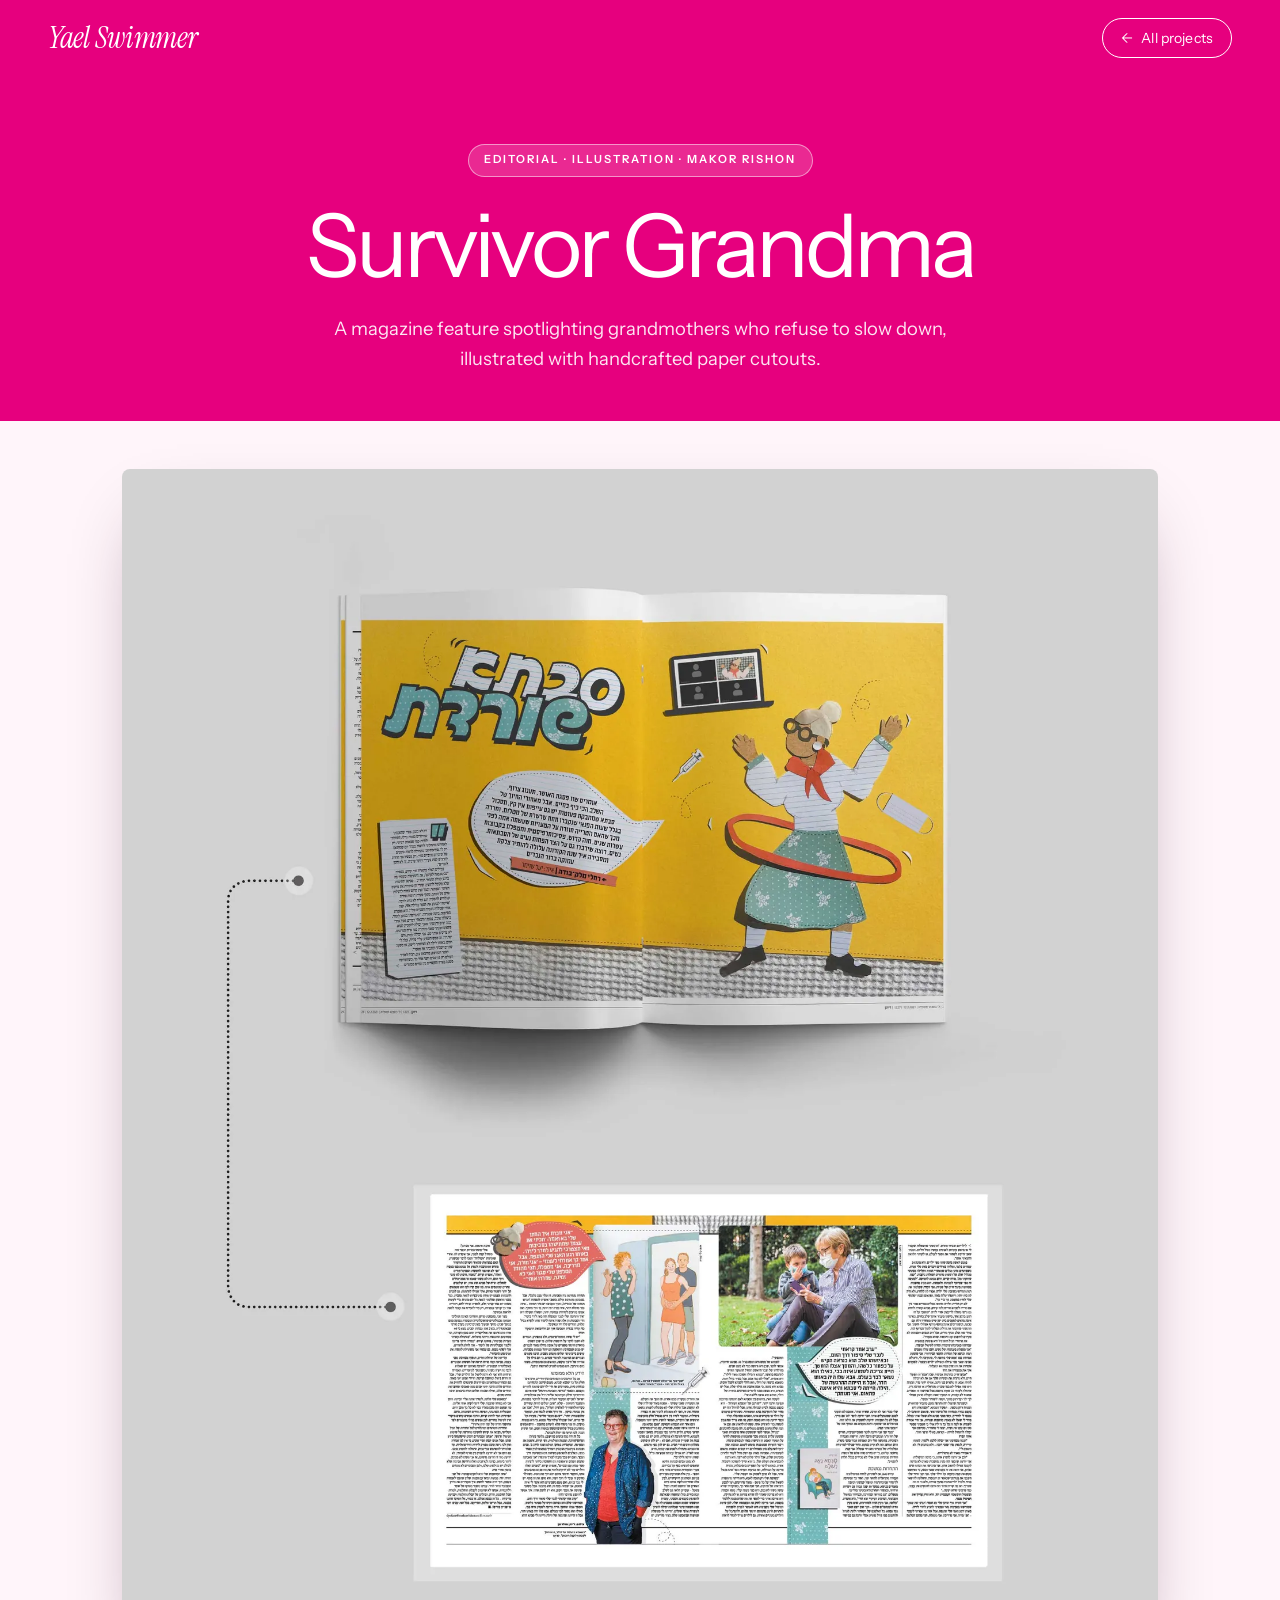
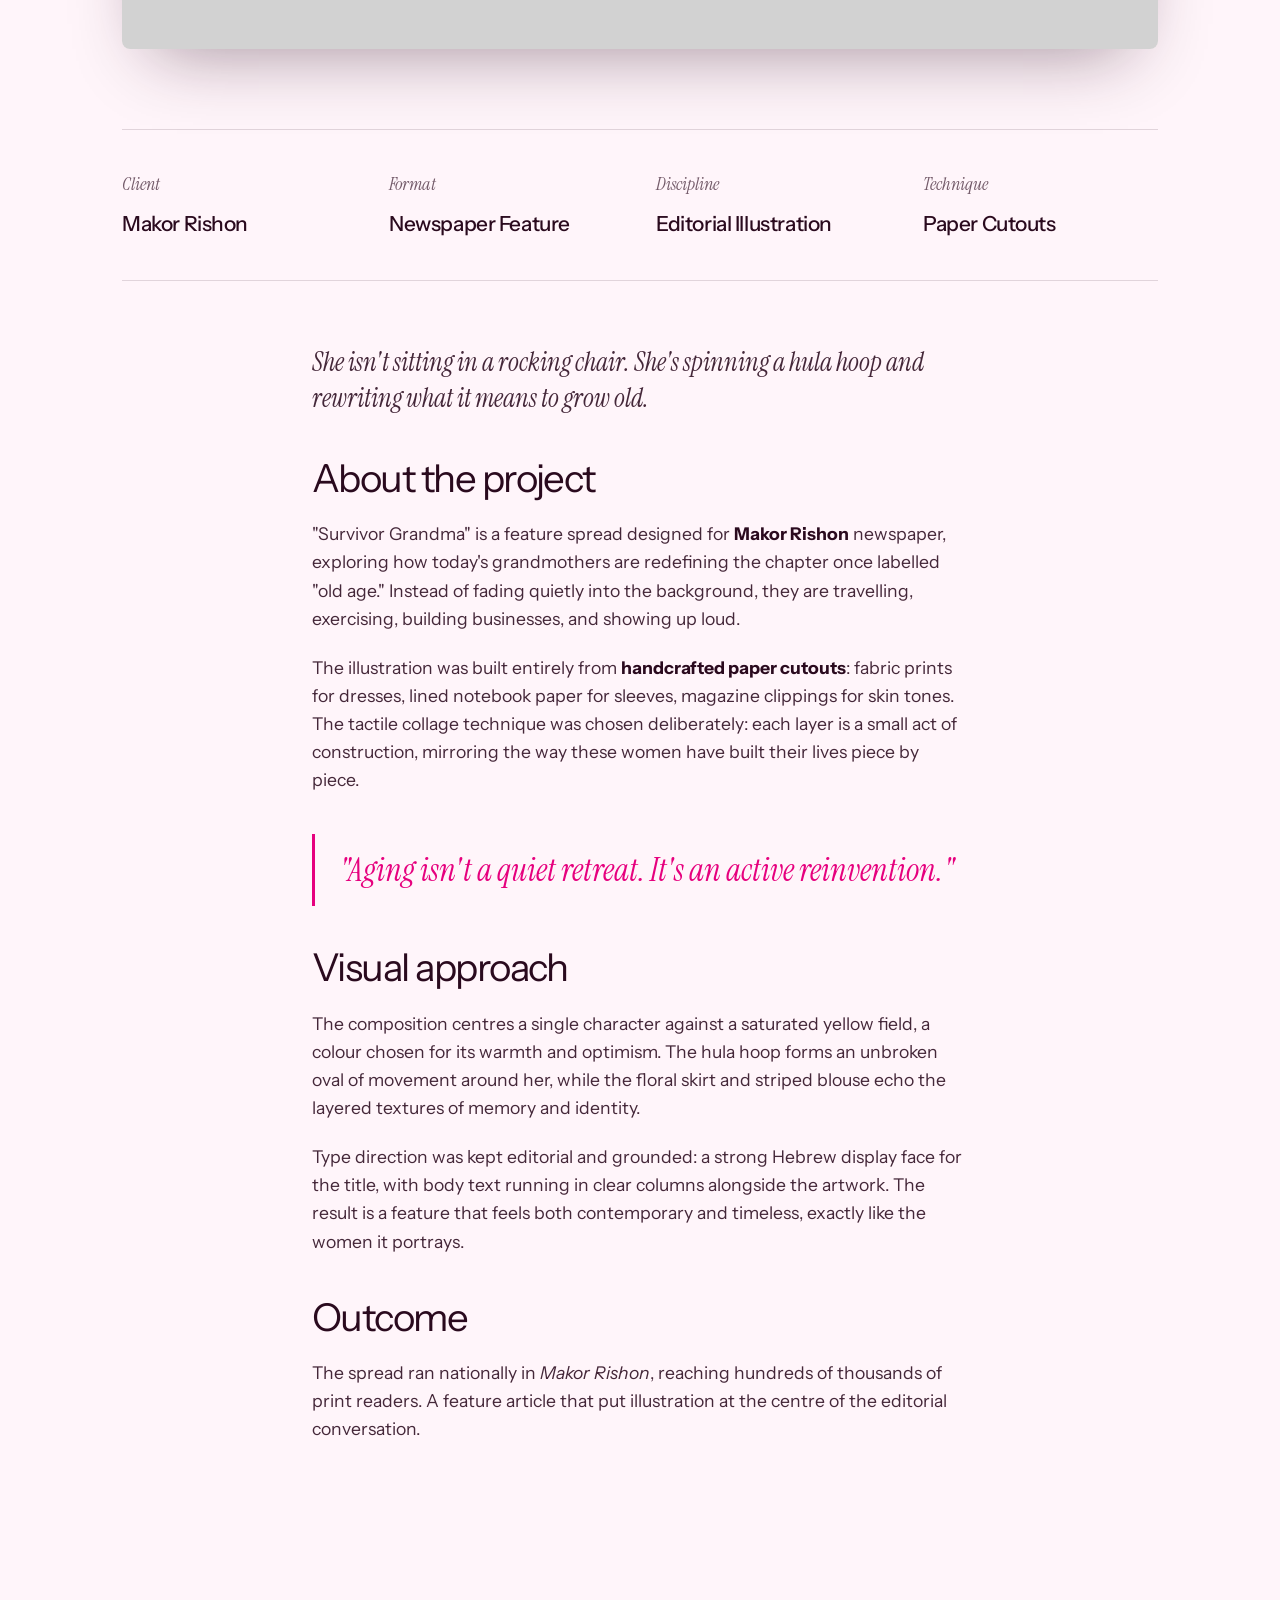
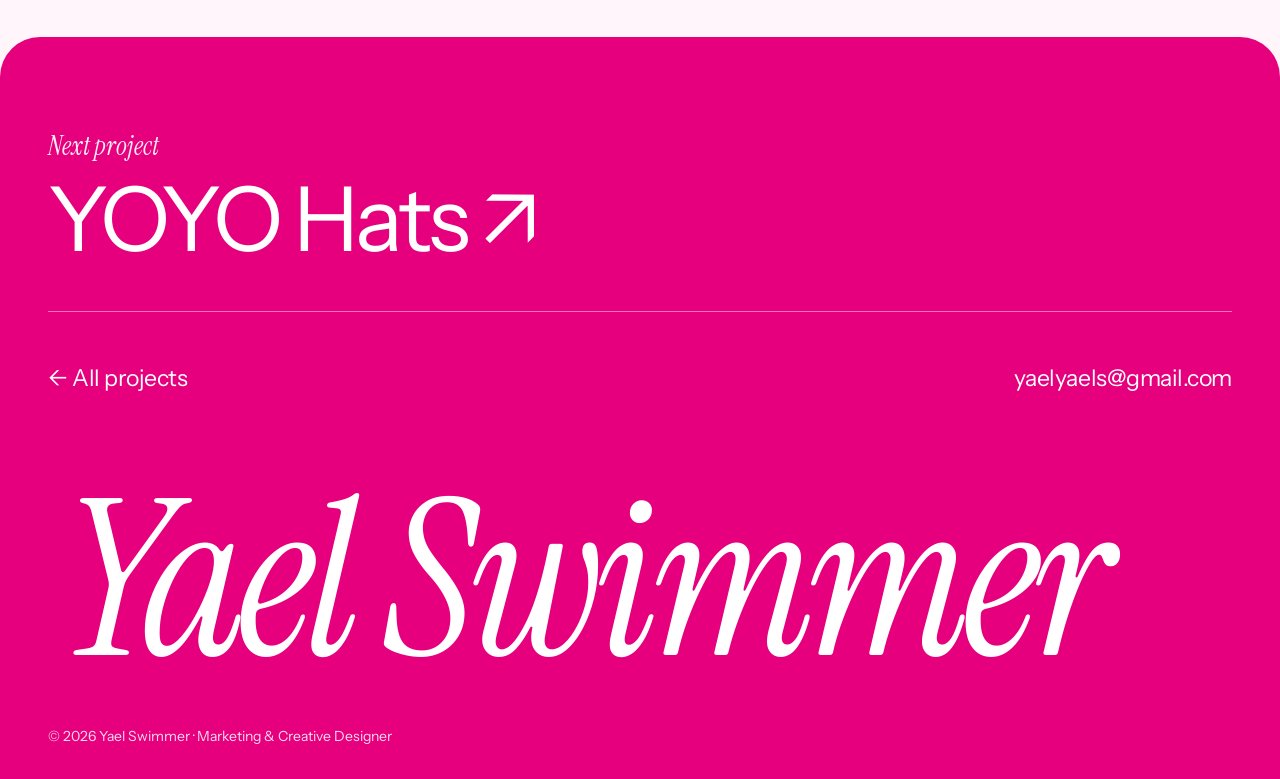
<file: survivor-grandma.html>
<!DOCTYPE html>
<html lang="en">
<head>
  <meta charset="UTF-8">
  <meta name="viewport" content="width=device-width, initial-scale=1.0">
  <title>Survivor Grandma — Yael Swimmer</title>
  <link rel="preconnect" href="https://fonts.googleapis.com">
  <link rel="preconnect" href="https://fonts.gstatic.com" crossorigin>
  <link href="https://fonts.googleapis.com/css2?family=Instrument+Sans:wght@400;500;600&family=Instrument+Serif:ital@0;1&display=swap" rel="stylesheet">
  <style>
    *, *::before, *::after { box-sizing: border-box; margin: 0; padding: 0; }

    :root {
      --bg:      #F8F5F0;
      --text:    #1A1A1A;
      --muted:   #6B6B6B;
      --accent:  #C07840;
      --yellow:  #F4C430;
      --serif:   'Cormorant Garamond', Georgia, serif;
      --sans:    'Inter', system-ui, sans-serif;
    }

    html { scroll-behavior: smooth; }
    body {
      font-family: var(--sans);
      background: var(--bg);
      color: var(--text);
      line-height: 1.6;
    }

    .nav {
      position: fixed;
      top: 0; left: 0; right: 0;
      z-index: 100;
      padding: 1.1rem 2rem;
      display: flex;
      align-items: center;
      justify-content: space-between;
      background: rgba(248,245,240,0.9);
      backdrop-filter: blur(12px);
      -webkit-backdrop-filter: blur(12px);
      border-bottom: 1px solid rgba(0,0,0,0.06);
    }
    .nav__back {
      display: inline-flex;
      align-items: center;
      gap: 0.6rem;
      text-decoration: none;
      color: var(--text);
      font-size: 0.95rem;
      font-weight: 500;
    }
    .nav__back:hover { color: var(--accent); }
    .nav__brand { font-family: var(--serif); font-weight: 600; font-size: 1.4rem; letter-spacing: 0.05em; }

    .container { max-width: 1100px; margin: 0 auto; padding: 0 2rem; }

    /* HERO */
    .hero {
      padding: 9rem 0 3rem;
      text-align: center;
    }
    .hero__tag {
      display: inline-block;
      font-size: 0.7rem;
      letter-spacing: 0.18em;
      text-transform: uppercase;
      color: var(--accent);
      margin-bottom: 1.5rem;
      font-weight: 600;
    }
    .hero__title {
      font-family: var(--serif);
      font-size: clamp(3rem, 7vw, 5.5rem);
      font-weight: 500;
      line-height: 1;
      margin-bottom: 1.5rem;
    }
    .hero__sub {
      font-size: 1.15rem;
      color: var(--muted);
      max-width: 620px;
      margin: 0 auto;
    }

    /* MAIN VISUAL */
    .visual {
      padding: 3rem 0 5rem;
    }
    .visual img {
      width: 100%;
      height: auto;
      display: block;
      border-radius: 8px;
      box-shadow: 0 30px 80px rgba(0,0,0,0.12);
    }

    /* META BAR */
    .meta {
      display: grid;
      grid-template-columns: repeat(auto-fit, minmax(180px, 1fr));
      gap: 2rem;
      padding: 2.5rem 0;
      border-top: 1px solid rgba(0,0,0,0.08);
      border-bottom: 1px solid rgba(0,0,0,0.08);
      margin-bottom: 4rem;
    }
    .meta__item-label {
      display: block;
      font-size: 0.7rem;
      letter-spacing: 0.16em;
      text-transform: uppercase;
      color: var(--muted);
      margin-bottom: 0.5rem;
      font-weight: 600;
    }
    .meta__item-value {
      font-family: var(--serif);
      font-size: 1.3rem;
      font-weight: 500;
    }

    /* ARTICLE */
    .article {
      max-width: 720px;
      margin: 0 auto;
      padding-bottom: 6rem;
    }
    .article h2 {
      font-family: var(--serif);
      font-size: 2.4rem;
      font-weight: 500;
      margin: 2.5rem 0 1.2rem;
      line-height: 1.15;
    }
    .article h2:first-child { margin-top: 0; }
    .article p {
      font-size: 1.1rem;
      color: #2A2A2A;
      margin-bottom: 1.3rem;
    }
    .article p strong { color: var(--text); }
    .article .lead {
      font-family: var(--serif);
      font-size: 1.6rem;
      font-weight: 400;
      line-height: 1.4;
      color: var(--text);
      margin-bottom: 2rem;
      font-style: italic;
    }

    .pull-quote {
      font-family: var(--serif);
      font-size: 2rem;
      font-weight: 500;
      line-height: 1.25;
      color: var(--accent);
      border-left: 3px solid var(--accent);
      padding: 1rem 0 1rem 1.5rem;
      margin: 2.5rem 0;
      font-style: italic;
    }

    /* FOOTER */
    .footer {
      padding: 4rem 0;
      text-align: center;
      border-top: 1px solid rgba(0,0,0,0.08);
      color: var(--muted);
      font-size: 0.9rem;
    }
    .footer a { color: var(--accent); text-decoration: none; font-weight: 500; }

    @media (max-width: 640px) {
      .nav { padding: 1rem 1.25rem; }
      .container { padding: 0 1.25rem; }
      .hero { padding: 7rem 0 2rem; }
      .article h2 { font-size: 1.8rem; }
      .article .lead { font-size: 1.3rem; }
      .pull-quote { font-size: 1.5rem; }
    }
  </style>
  <link rel="stylesheet" href="css/pink.css?v=10">
</head>
<body class="pg-survivor">

  <div class="pprogress" id="pprogress"></div>
  <nav class="pnav" id="pnav">
    <a class="pnav__logo" href="index.html">Yael Swimmer</a>
    <a class="pnav__back" href="index.html#work"><span aria-hidden="true">←</span> All projects</a>
  </nav>

  <header class="phero"><div class="hero container">
    <span class="hero__tag">Editorial · Illustration · Makor Rishon</span>
    <h1 class="hero__title">Survivor Grandma</h1>
    <p class="hero__sub">A magazine feature spotlighting grandmothers who refuse to slow down, illustrated with handcrafted paper cutouts.</p>
  </div></header>

  <section class="visual container">
    <img fetchpriority="high" decoding="async" src="assets/projects/sabta.webp" alt="Survivor Grandma paper-cutout illustration">
  </section>

  <section class="container">
    <div class="meta">
      <div class="meta__item">
        <span class="meta__item-label">Client</span>
        <span class="meta__item-value">Makor Rishon</span>
      </div>
      <div class="meta__item">
        <span class="meta__item-label">Format</span>
        <span class="meta__item-value">Newspaper Feature</span>
      </div>
      <div class="meta__item">
        <span class="meta__item-label">Discipline</span>
        <span class="meta__item-value">Editorial Illustration</span>
      </div>
      <div class="meta__item">
        <span class="meta__item-label">Technique</span>
        <span class="meta__item-value">Paper Cutouts</span>
      </div>
    </div>
  </section>

  <article class="article container">
    <p class="lead">She isn't sitting in a rocking chair. She's spinning a hula hoop and rewriting what it means to grow old.</p>

    <h2>About the project</h2>
    <p>"Survivor Grandma" is a feature spread designed for <strong>Makor Rishon</strong> newspaper, exploring how today's grandmothers are redefining the chapter once labelled "old age." Instead of fading quietly into the background, they are travelling, exercising, building businesses, and showing up loud.</p>
    <p>The illustration was built entirely from <strong>handcrafted paper cutouts</strong>: fabric prints for dresses, lined notebook paper for sleeves, magazine clippings for skin tones. The tactile collage technique was chosen deliberately: each layer is a small act of construction, mirroring the way these women have built their lives piece by piece.</p>

    <div class="pull-quote">
      "Aging isn't a quiet retreat. It's an active reinvention."
    </div>

    <h2>Visual approach</h2>
    <p>The composition centres a single character against a saturated yellow field, a colour chosen for its warmth and optimism. The hula hoop forms an unbroken oval of movement around her, while the floral skirt and striped blouse echo the layered textures of memory and identity.</p>
    <p>Type direction was kept editorial and grounded: a strong Hebrew display face for the title, with body text running in clear columns alongside the artwork. The result is a feature that feels both contemporary and timeless, exactly like the women it portrays.</p>

    <h2>Outcome</h2>
    <p>The spread ran nationally in <em>Makor Rishon</em>, reaching hundreds of thousands of print readers. A feature article that put illustration at the centre of the editorial conversation.</p>
  </article>

  <footer class="pfoot">
    <a class="pnext" href="yoyo-hats.html"><small>Next project</small><span>YOYO Hats <i aria-hidden="true">↗</i></span></a>
    <div class="pfoot__row"><a href="index.html#work">← All projects</a><a href="mailto:yaelyaels@gmail.com">yaelyaels@gmail.com</a></div>
    <div class="pfoot__brand" aria-hidden="true">Yael Swimmer</div>
    <p class="pfoot__legal">© 2026 Yael Swimmer · Marketing &amp; Creative Designer</p>
  </footer>

  <script src="js/pink.js?v=7"></script>
</body>
</html>
</file>
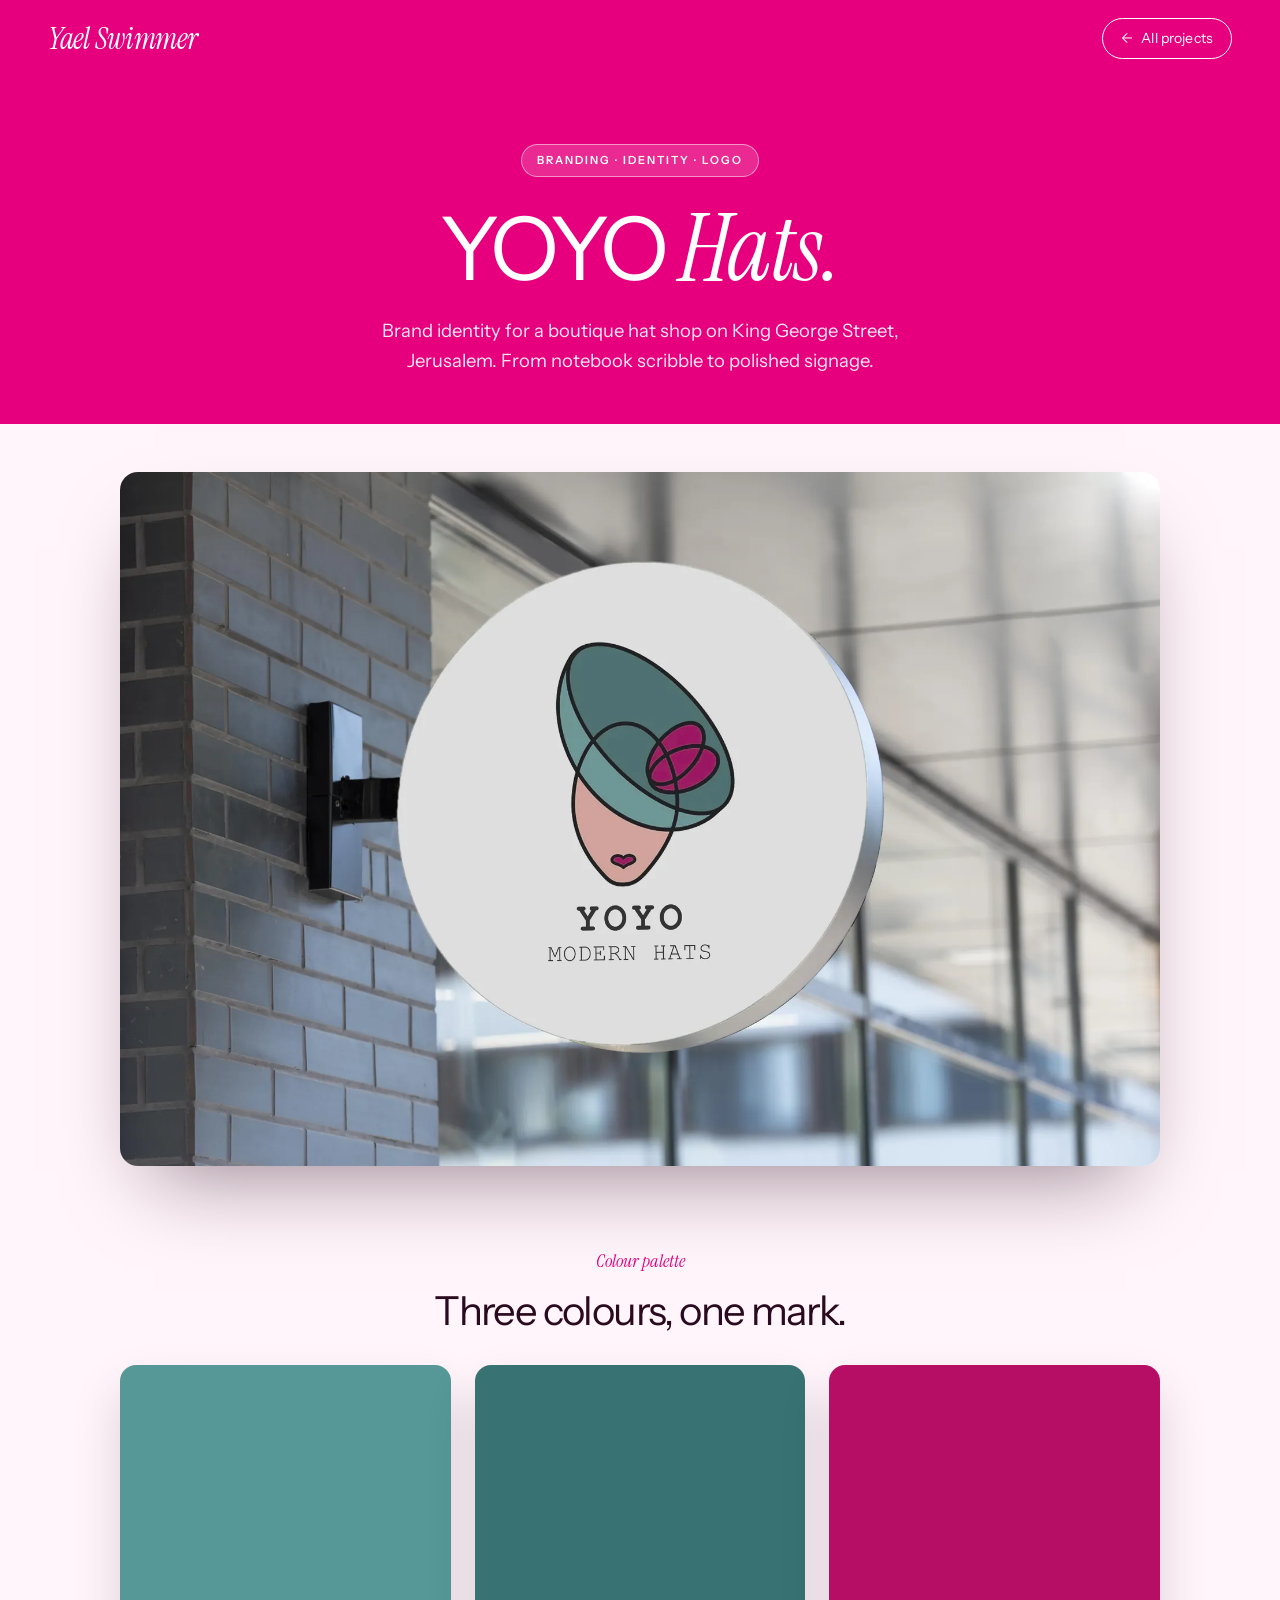
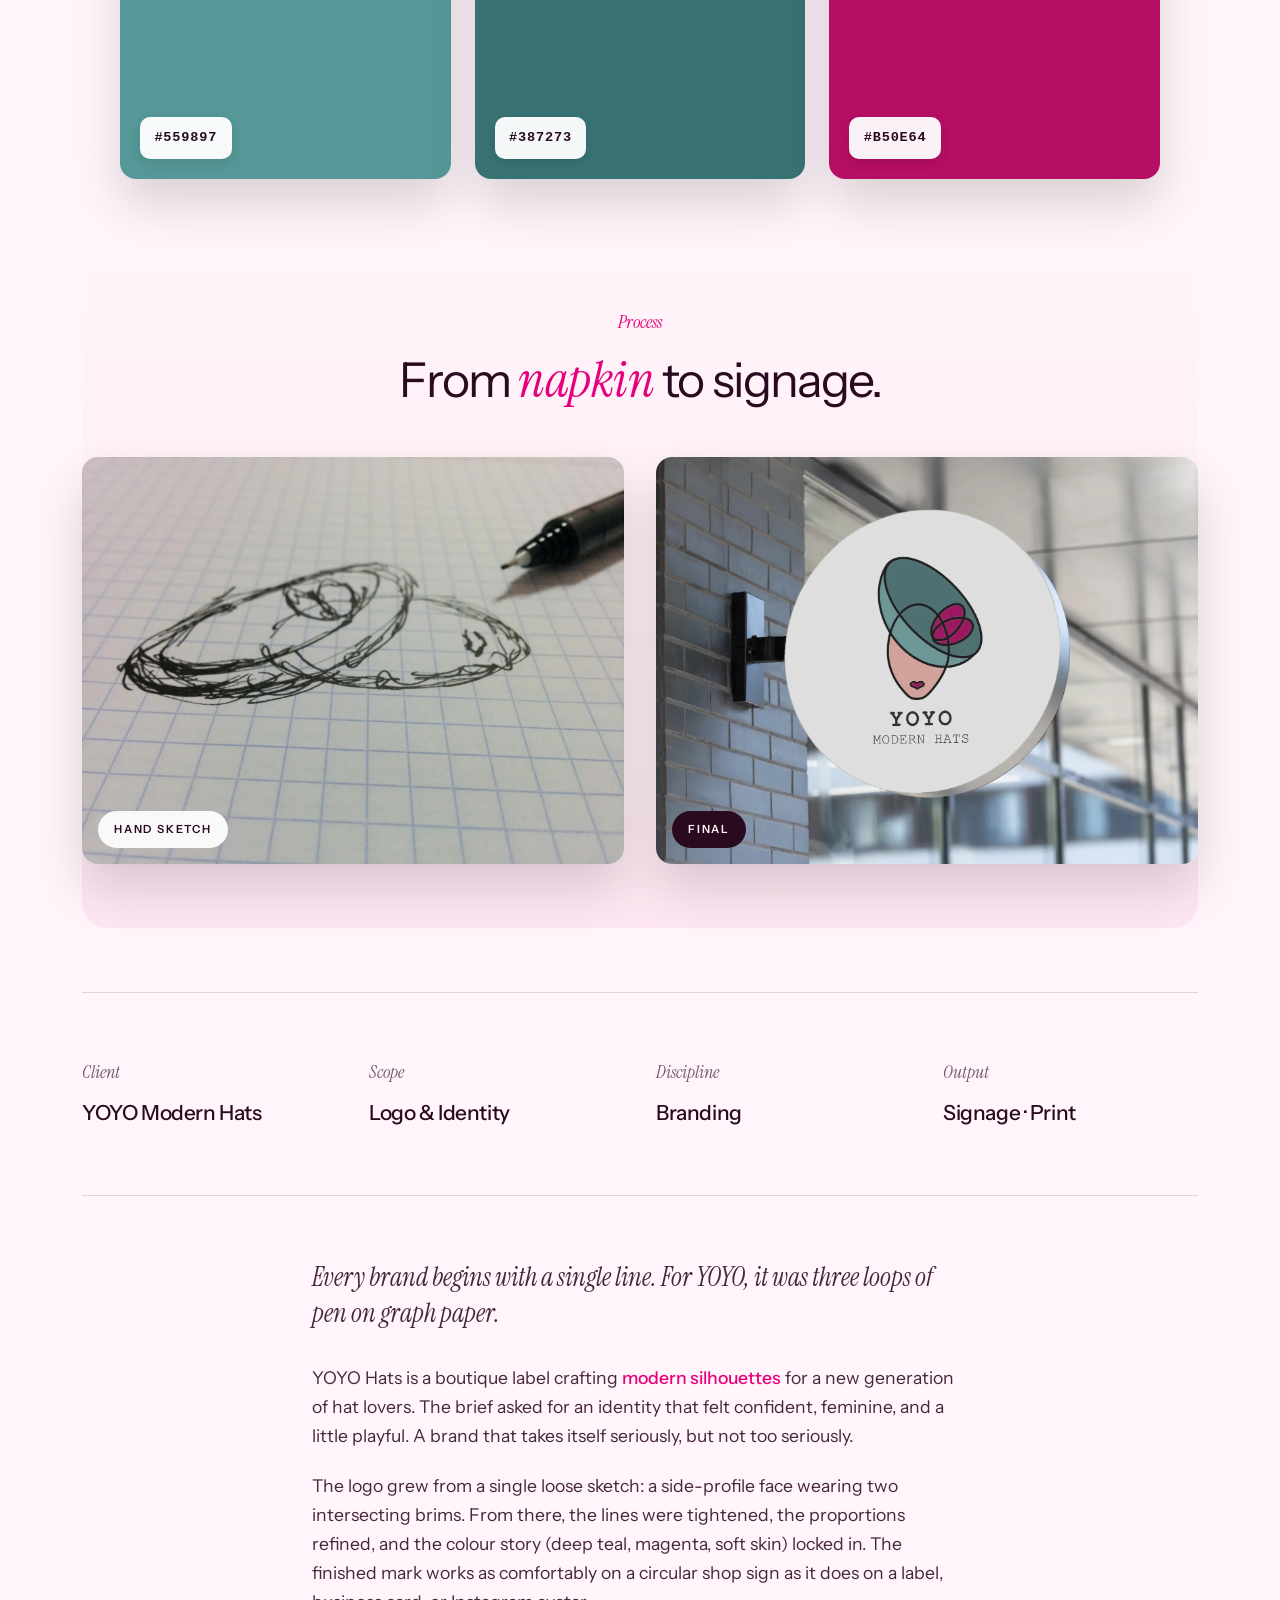
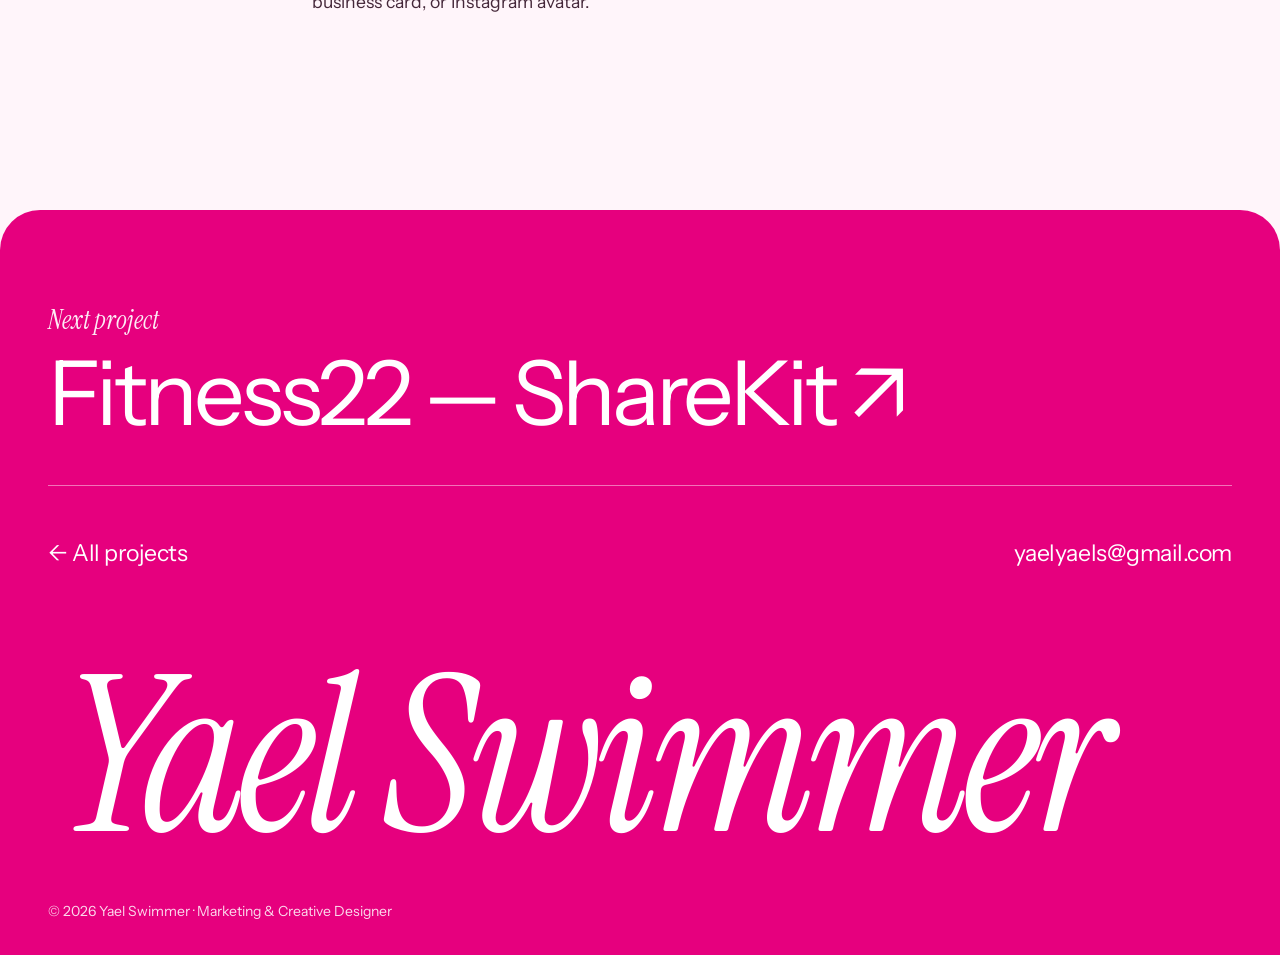
<file: yoyo-hats.html>
<!DOCTYPE html>
<html lang="en">
<head>
  <meta charset="UTF-8">
  <meta name="viewport" content="width=device-width, initial-scale=1.0">
  <title>YOYO Hats — Yael Swimmer</title>
  <link rel="preconnect" href="https://fonts.googleapis.com">
  <link rel="preconnect" href="https://fonts.gstatic.com" crossorigin>
  <link href="https://fonts.googleapis.com/css2?family=Instrument+Sans:wght@400;500;600&family=Instrument+Serif:ital@0;1&display=swap" rel="stylesheet">
  <style>
    *, *::before, *::after { box-sizing: border-box; margin: 0; padding: 0; }

    :root {
      --bg:      #F8F5F0;
      --text:    #1A1A1A;
      --muted:   #6B6B6B;
      --accent:  #C5365A;
      --teal:    #4F9B95;
      --serif:   'Cormorant Garamond', Georgia, serif;
      --sans:    'Inter', system-ui, sans-serif;
      --ease:    cubic-bezier(0.22, 0.61, 0.36, 1);
    }

    html { scroll-behavior: smooth; }
    body {
      font-family: var(--sans);
      background: var(--bg);
      color: var(--text);
      line-height: 1.65;
    }

    .nav {
      position: fixed;
      top: 0; left: 0; right: 0;
      z-index: 100;
      padding: 1.1rem 2rem;
      display: flex;
      align-items: center;
      justify-content: space-between;
      background: rgba(248,245,240,0.9);
      backdrop-filter: blur(12px);
      -webkit-backdrop-filter: blur(12px);
      border-bottom: 1px solid rgba(0,0,0,0.06);
    }
    .nav__back {
      display: inline-flex;
      align-items: center;
      gap: 0.6rem;
      text-decoration: none;
      color: var(--text);
      font-size: 0.95rem;
      font-weight: 500;
      transition: color 0.3s var(--ease);
    }
    .nav__back:hover { color: var(--accent); }
    .nav__brand { font-family: var(--serif); font-weight: 600; font-size: 1.4rem; letter-spacing: 0.05em; }

    .container { max-width: 1180px; margin: 0 auto; padding: 0 2rem; }

    /* HERO */
    .hero {
      padding: 9rem 0 3rem;
      text-align: center;
    }
    .hero__tag {
      display: inline-block;
      font-size: 0.7rem;
      letter-spacing: 0.18em;
      text-transform: uppercase;
      color: var(--accent);
      margin-bottom: 1.5rem;
      font-weight: 600;
    }
    .hero__title {
      font-family: var(--serif);
      font-size: clamp(3rem, 7vw, 5.5rem);
      font-weight: 500;
      line-height: 0.95;
      margin-bottom: 1.2rem;
    }
    .hero__title em { color: var(--accent); font-style: italic; }
    .hero__sub {
      font-size: 1.15rem;
      color: var(--muted);
      max-width: 580px;
      margin: 0 auto;
    }

    /* MAIN SIGN VISUAL — floating image */
    .visual {
      padding: 3rem 0 4rem;
    }
    .visual__frame {
      position: relative;
      max-width: 1040px;
      margin: 0 auto;
      border-radius: 18px;
      overflow: hidden;
      box-shadow:
        0 50px 100px rgba(0,0,0,0.22),
        0 20px 40px rgba(0,0,0,0.12);
      animation: fadeUp 1.1s var(--ease) both;
    }
    .visual__frame img {
      width: 100%;
      display: block;
    }

    /* Color palette swatches */
    .palette {
      max-width: 1040px;
      margin: 5rem auto 0;
      padding: 0;
    }
    .palette__head {
      text-align: center;
      margin-bottom: 2rem;
    }
    .palette__head__label {
      display: inline-block;
      font-size: 0.7rem;
      letter-spacing: 0.22em;
      text-transform: uppercase;
      color: var(--accent);
      font-weight: 600;
      margin-bottom: 0.8rem;
    }
    .palette__head h2 {
      font-family: var(--serif);
      font-size: clamp(1.8rem, 3.5vw, 2.5rem);
      font-weight: 500;
      line-height: 1.1;
    }
    .palette__grid {
      display: grid;
      grid-template-columns: repeat(3, 1fr);
      gap: 1.5rem;
    }
    .swatch {
      position: relative;
      aspect-ratio: 4/5;
      border-radius: 16px;
      overflow: hidden;
      box-shadow: 0 25px 50px rgba(0,0,0,0.15);
      transition: transform 0.4s var(--ease);
      display: flex;
      align-items: flex-end;
      padding: 1.25rem;
      cursor: pointer;
    }
    .swatch:hover { transform: translateY(-6px); }
    .swatch__chip {
      position: absolute;
      inset: 0;
      z-index: 0;
    }
    .swatch__label {
      position: relative;
      z-index: 1;
      background: rgba(255,255,255,0.95);
      backdrop-filter: blur(8px);
      padding: 0.6rem 0.9rem;
      border-radius: 10px;
      font-family: 'Inter', monospace, sans-serif;
      font-size: 0.85rem;
      font-weight: 600;
      letter-spacing: 0.06em;
      color: var(--text);
      box-shadow: 0 4px 12px rgba(0,0,0,0.1);
    }
    .swatch--teal-light .swatch__chip { background: #559897; }
    .swatch--teal-dark  .swatch__chip { background: #387273; }
    .swatch--magenta    .swatch__chip { background: #B50E64; }

    /* PROCESS: SKETCH → FINAL */
    .process {
      padding: 4rem 0;
      background: linear-gradient(180deg, transparent 0%, rgba(0,0,0,0.025) 100%);
      border-radius: 24px;
    }
    .process__head {
      text-align: center;
      margin-bottom: 3rem;
    }
    .process__head__label {
      display: inline-block;
      font-size: 0.7rem;
      letter-spacing: 0.22em;
      text-transform: uppercase;
      color: var(--accent);
      font-weight: 600;
      margin-bottom: 1rem;
    }
    .process__head h2 {
      font-family: var(--serif);
      font-size: clamp(2rem, 4vw, 3rem);
      font-weight: 500;
      line-height: 1.1;
    }
    .process__head h2 em { color: var(--accent); font-style: italic; }

    .process__grid {
      display: grid;
      grid-template-columns: 1fr 1fr;
      gap: 2rem;
      align-items: center;
    }

    .process__card {
      position: relative;
      overflow: hidden;
      border-radius: 16px;
      aspect-ratio: 4/3;
      box-shadow: 0 25px 50px rgba(0,0,0,0.15);
      transition: transform 0.5s var(--ease);
    }
    .process__card:hover { transform: translateY(-6px); }
    .process__card img {
      width: 100%; height: 100%;
      object-fit: cover;
      object-position: center;
      display: block;
    }
    .process__card__caption {
      position: absolute;
      bottom: 1rem;
      left: 1rem;
      background: rgba(255,255,255,0.92);
      backdrop-filter: blur(8px);
      padding: 0.55rem 1rem;
      border-radius: 999px;
      font-size: 0.7rem;
      font-weight: 600;
      letter-spacing: 0.16em;
      text-transform: uppercase;
      color: var(--text);
    }
    .process__card--final .process__card__caption {
      background: var(--text);
      color: var(--bg);
    }

    .process__arrow {
      position: relative;
      grid-column: 1 / -1;
      text-align: center;
      margin: -1rem 0 -0.5rem;
      color: var(--accent);
      font-size: 1.5rem;
      display: none;
    }

    /* META */
    .meta-grid {
      display: grid;
      grid-template-columns: repeat(auto-fit, minmax(180px, 1fr));
      gap: 2rem;
      padding: 4rem 0;
      border-top: 1px solid rgba(0,0,0,0.08);
      border-bottom: 1px solid rgba(0,0,0,0.08);
      margin: 4rem 0;
    }
    .meta-item__label {
      display: block;
      font-size: 0.7rem;
      letter-spacing: 0.18em;
      text-transform: uppercase;
      color: var(--muted);
      margin-bottom: 0.6rem;
      font-weight: 600;
    }
    .meta-item__value {
      font-family: var(--serif);
      font-size: 1.3rem;
      font-weight: 500;
    }

    /* ARTICLE */
    .article {
      max-width: 720px;
      margin: 0 auto;
      padding-bottom: 6rem;
    }
    .article p {
      font-size: 1.1rem;
      color: #2A2A2A;
      margin-bottom: 1.3rem;
    }
    .article p strong { color: var(--accent); font-weight: 500; }
    .article .lead {
      font-family: var(--serif);
      font-size: 1.6rem;
      font-weight: 400;
      line-height: 1.4;
      margin-bottom: 2rem;
      font-style: italic;
    }

    .footer {
      padding: 3rem 0;
      text-align: center;
      border-top: 1px solid rgba(0,0,0,0.08);
      color: var(--muted);
      font-size: 0.9rem;
    }

    @keyframes fadeUp {
      from { opacity: 0; transform: translateY(40px); }
      to   { opacity: 1; transform: translateY(0); }
    }

    .reveal { opacity: 0; transform: translateY(40px); transition: opacity 1s var(--ease), transform 1s var(--ease); }
    .reveal.visible { opacity: 1; transform: translateY(0); }

    @media (max-width: 740px) {
      .process__grid { grid-template-columns: 1fr; gap: 1.5rem; }
      .process__card { aspect-ratio: 16/10; }
      .palette__grid { grid-template-columns: 1fr; gap: 1rem; }
      .swatch { aspect-ratio: 3/1; }
    }
  </style>
  <link rel="stylesheet" href="css/pink.css?v=10">
</head>
<body class="pg-yoyo">

  <div class="pprogress" id="pprogress"></div>
  <nav class="pnav" id="pnav">
    <a class="pnav__logo" href="index.html">Yael Swimmer</a>
    <a class="pnav__back" href="index.html#work"><span aria-hidden="true">←</span> All projects</a>
  </nav>

  <header class="phero"><div class="hero container">
    <span class="hero__tag">Branding · Identity · Logo</span>
    <h1 class="hero__title">YOYO <em>Hats.</em></h1>
    <p class="hero__sub">Brand identity for a boutique hat shop on King George Street, Jerusalem. From notebook scribble to polished signage.</p>
  </div></header>

  <section class="visual container">
    <div class="visual__frame">
      <img fetchpriority="high" decoding="async" src="assets/projects/yoyo-hats.webp" alt="YOYO Hats sign and logo">
    </div>

    <div class="palette reveal">
      <div class="palette__head">
        <span class="palette__head__label">Colour palette</span>
        <h2>Three colours, one mark.</h2>
      </div>
      <div class="palette__grid">
        <div class="swatch swatch--teal-light">
          <div class="swatch__chip"></div>
          <span class="swatch__label">#559897</span>
        </div>
        <div class="swatch swatch--teal-dark">
          <div class="swatch__chip"></div>
          <span class="swatch__label">#387273</span>
        </div>
        <div class="swatch swatch--magenta">
          <div class="swatch__chip"></div>
          <span class="swatch__label">#B50E64</span>
        </div>
      </div>
    </div>
  </section>

  <section class="container">
    <div class="process reveal">
      <div class="process__head">
        <span class="process__head__label">Process</span>
        <h2>From <em>napkin</em> to signage.</h2>
      </div>

      <div class="process__grid">
        <div class="process__card process__card--sketch">
          <img loading="lazy" decoding="async" src="assets/projects/yoyo-sketch.webp" alt="Hand sketch of YOYO Hats logo">
          <span class="process__card__caption">Hand Sketch</span>
        </div>
        <div class="process__card process__card--final">
          <img loading="lazy" decoding="async" src="assets/projects/yoyo-hats.webp" alt="Final YOYO Hats logo and signage">
          <span class="process__card__caption">Final</span>
        </div>
      </div>
    </div>
  </section>

  <section class="container">
    <div class="meta-grid">
      <div class="meta-item">
        <span class="meta-item__label">Client</span>
        <span class="meta-item__value">YOYO Modern Hats</span>
      </div>
      <div class="meta-item">
        <span class="meta-item__label">Scope</span>
        <span class="meta-item__value">Logo &amp; Identity</span>
      </div>
      <div class="meta-item">
        <span class="meta-item__label">Discipline</span>
        <span class="meta-item__value">Branding</span>
      </div>
      <div class="meta-item">
        <span class="meta-item__label">Output</span>
        <span class="meta-item__value">Signage · Print</span>
      </div>
    </div>
  </section>

  <article class="article container reveal">
    <p class="lead">Every brand begins with a single line. For YOYO, it was three loops of pen on graph paper.</p>
    <p>YOYO Hats is a boutique label crafting <strong>modern silhouettes</strong> for a new generation of hat lovers. The brief asked for an identity that felt confident, feminine, and a little playful. A brand that takes itself seriously, but not too seriously.</p>
    <p>The logo grew from a single loose sketch: a side-profile face wearing two intersecting brims. From there, the lines were tightened, the proportions refined, and the colour story (deep teal, magenta, soft skin) locked in. The finished mark works as comfortably on a circular shop sign as it does on a label, business card, or Instagram avatar.</p>
  </article>

  <footer class="pfoot">
    <a class="pnext" href="sharekit.html"><small>Next project</small><span>Fitness22 — ShareKit <i aria-hidden="true">↗</i></span></a>
    <div class="pfoot__row"><a href="index.html#work">← All projects</a><a href="mailto:yaelyaels@gmail.com">yaelyaels@gmail.com</a></div>
    <div class="pfoot__brand" aria-hidden="true">Yael Swimmer</div>
    <p class="pfoot__legal">© 2026 Yael Swimmer · Marketing &amp; Creative Designer</p>
  </footer>

  <script>
    const io = new IntersectionObserver((entries) => {
      entries.forEach(e => {
        if (e.isIntersecting) { e.target.classList.add('visible'); io.unobserve(e.target); }
      });
    }, { threshold: 0.15 });
    document.querySelectorAll('.reveal').forEach(el => io.observe(el));
  </script>
  <script src="js/pink.js?v=7"></script>
</body>
</html>
</file>
<file: css/pink.css>
/* Fuchsia theme for the project pages. Loaded AFTER each page's own <style>, so it re-themes via tokens first, then patches page specifics. */

:root {
  --fuchsia: #E6007E;
  --fuchsia-deep: #C4006B;
  --ink: #2A0A1E;
  --paper: #FFF5FA;
  --blush: #FFD3E9;
  --gutter: clamp(16px, 4vw, 48px);
  --pe: cubic-bezier(.2, .7, .2, 1);

  /* re-point every token the old page styles use */
  --bg: var(--paper);
  --bg2: #FFEAF4;
  --surface: #fff;
  --text: var(--ink);
  --cream: var(--ink);
  --muted: rgba(42, 10, 30, .66);
  --border: rgba(42, 10, 30, .14);
  --accent: var(--fuchsia);
  --sky: var(--fuchsia);
  --sky-2: var(--fuchsia-deep);
  --serif: 'Instrument Serif', Georgia, serif;
  --sans: 'Instrument Sans', system-ui, -apple-system, sans-serif;
}

html { font-synthesis: none; }
body { background: var(--paper); color: var(--ink); font-family: var(--sans); -webkit-font-smoothing: antialiased; overflow-x: hidden; }
body::before { display: none !important; }
em { font-weight: 400; }

/* ───────── progress + nav ───────── */
.pprogress { position: fixed; top: 0; left: 0; right: 0; height: 3px; background: var(--ink); transform-origin: left; transform: scaleX(0); z-index: 130; }

.pnav a, .pfoot a { color: inherit; text-decoration: none; }
.pnav { position: fixed; inset: 0 0 auto 0; z-index: 120; display: flex; justify-content: space-between; align-items: center; padding: 18px var(--gutter); color: #fff; transition: color .3s; }
.pnav.on-light { color: var(--fuchsia); }
.pnav::before { content: ""; position: absolute; inset: 0; z-index: -1; opacity: 0; transition: opacity .3s, background .3s; background: var(--nav-bg-dark, rgba(230, 0, 126, .88)); -webkit-backdrop-filter: blur(14px); backdrop-filter: blur(14px); }
.pnav.on-light::before { background: rgba(255, 245, 250, .88); }
.pnav.scrolled::before { opacity: 1; }
body.pg-sharekit, body.pg-gymverse, body.pg-posts { --nav-bg-dark: rgba(14, 18, 32, .84); }
.pnav__logo { font-family: var(--serif); font-style: italic; font-weight: 400; font-size: 30px; letter-spacing: -0.01em; line-height: 1; }
.pnav__back { display: inline-flex; align-items: center; gap: 8px; border: 1.5px solid currentColor; border-radius: 999px; padding: 8px 18px; font-size: 14px; letter-spacing: .01em; transition: background .25s; }
.pnav__back:hover { background: rgba(255, 255, 255, .16); }
.pnav.on-light .pnav__back:hover { background: rgba(230, 0, 126, .1); }

/* ───────── fuchsia hero (scoped tokens flip everything inside to light-on-pink) ───────── */
.phero {
  position: relative; overflow: hidden; background: var(--fuchsia); color: #fff;
  --text: #fff; --cream: #fff; --muted: rgba(255, 255, 255, .86); --accent: #fff; --sky: #fff; --sky-2: #fff; --bg2: #fff; --border: rgba(255, 255, 255, .35);
}
.phero a { color: inherit; }
.phero .hero { position: relative; z-index: 1; will-change: transform, opacity; }
.phero .hero::before, .phero .hero::after { display: none; }
.phero .hero__title { font-family: var(--sans); font-weight: 400; letter-spacing: -0.045em; line-height: 1.02; color: #fff; }
.phero .hero__title em { font-family: var(--serif); font-style: italic; font-weight: 400; letter-spacing: -0.01em; color: #fff; font-size: 1.06em; }
.phero .hero__tag, .phero .hero__label, .phero .hero__eyebrow { color: #fff; }
.phero .hero__tag { background: rgba(255, 255, 255, .16); border: 1px solid rgba(255, 255, 255, .5); padding: .4rem .95rem; border-radius: 999px; }
.phero .hero__tag::before { background: #fff; box-shadow: none; }
.phero .hero__sub, .phero .hero__desc { color: rgba(255, 255, 255, .9); }
.phero .hero__title, .phero .hero__label, .phero .hero__tag, .phero .hero__eyebrow, .phero .hero__sub, .phero .hero__desc, .phero .hero__tags {
  animation: pRise .9s var(--pe) both;
}
.phero .hero__tag, .phero .hero__label, .phero .hero__eyebrow { animation-delay: .05s; }
.phero .hero__title { animation-delay: .12s; }
.phero .hero__sub, .phero .hero__desc { animation-delay: .22s; }
.phero .hero__tags { animation-delay: .3s; }
@keyframes pRise { from { opacity: 0; transform: translateY(28px); } to { opacity: 1; transform: none; } }

/* ───────── shared content styling ───────── */
.article h2, .article h3, .section-title, .section-head h2, .posts__heading h2, .palette__head h2, .process__head h2, .visit h2 {
  font-family: var(--sans); font-weight: 400; letter-spacing: -0.04em;
}
.article h2 em, .article h3 em, .section-title em, .section-head h2 em, .posts__heading h2 em, .palette__head h2 em, .process__head h2 em, .visit h2 em {
  font-family: var(--serif); font-style: italic; letter-spacing: -0.01em; color: var(--fuchsia); font-size: 1.06em;
}
.lead, .pull, .pull-quote { font-family: var(--serif); }
.meta-item__value, .meta__item-value { font-family: var(--sans); font-weight: 500; letter-spacing: -0.02em; }
.meta-item__label, .meta__item-label, .section-eyebrow, .section-head__label, .posts__heading__label, .palette__head__label, .process__head__label {
  color: var(--fuchsia); font-family: var(--serif); font-style: italic; font-weight: 400; text-transform: none; letter-spacing: 0; font-size: 1.15rem;
}
.meta-item__label, .meta__item-label { color: var(--muted); }
.meta-grid, .meta, .stats, .stat, .visit { border-color: var(--border) !important; }

/* ───────── footer ───────── */
.pfoot { position: relative; z-index: 2; background: var(--fuchsia); color: #fff; border-radius: 40px 40px 0 0; padding: clamp(48px, 7vw, 96px) var(--gutter) 32px; overflow: hidden; margin-top: clamp(40px, 6vw, 80px); }
.pnext { display: block; border-bottom: 1px solid rgba(255, 255, 255, .45); padding-bottom: clamp(28px, 4vw, 48px); margin-bottom: clamp(28px, 4vw, 48px); }
.pnext small { display: block; font-family: var(--serif); font-style: italic; font-size: clamp(1.2rem, 2vw, 1.7rem); opacity: .92; margin-bottom: 6px; }
.pnext span { display: block; font-size: clamp(2.2rem, 7vw, 6.4rem); letter-spacing: -0.045em; line-height: 1; transition: transform .5s var(--pe); }
.pnext i { font-style: normal; display: inline-block; transition: transform .4s var(--pe); }
.pnext:hover span { transform: translateX(10px); }
.pnext:hover i { transform: translate(6px, -6px); }
.pfoot__row { display: flex; justify-content: space-between; gap: 20px; flex-wrap: wrap; font-size: clamp(1.1rem, 1.8vw, 1.5rem); letter-spacing: -0.02em; }
@media (hover: hover) { .pfoot__row a:hover { opacity: .7; } }
.pfoot__brand { margin-top: clamp(32px, 5vw, 64px); font-family: var(--serif); font-style: italic; font-size: 17vw; letter-spacing: -0.03em; line-height: .95; white-space: nowrap; padding: .08em .06em .1em; opacity: 0; transform: translateY(40px); transition: opacity 1s var(--pe), transform 1s var(--pe); }
.pfoot.in .pfoot__brand { opacity: 1; transform: none; }
.pfoot__legal { margin-top: 18px; font-size: 14px; opacity: .85; }

/* ───────── per-page patches ───────── */

/* Gymverse ebook: original dark page, fuchsia used as an accent */
body.pg-gymverse { --bg: #080808; --text: #F0EDE6; --cream: #F0EDE6; --muted: rgba(240, 237, 230, .55); --border: rgba(240, 237, 230, .12); background: #080808; color: #F0EDE6; }
.pg-gymverse .pprogress { background: var(--fuchsia); }
.pg-gymverse .phero { background: #080808; color: #F0EDE6; --text: #F0EDE6; --cream: #F0EDE6; --muted: rgba(240, 237, 230, .62); --accent: var(--fuchsia); --sky: var(--fuchsia); --bg2: #111; --border: rgba(240, 237, 230, .14); }
.pg-gymverse .phero::before { content: ''; position: absolute; width: 640px; height: 640px; max-width: 90vw; border-radius: 50%; background: radial-gradient(circle, rgba(230, 0, 126, .32) 0%, transparent 70%); top: -170px; right: -120px; pointer-events: none; }
.pg-gymverse .phero .hero__label { color: var(--fuchsia); }
.pg-gymverse .phero .hero__title { color: #F0EDE6; font-size: clamp(3.4rem, 9vw, 8rem); line-height: .98; }
.pg-gymverse .phero .hero__title em { display: block; color: var(--fuchsia); }
.pg-gymverse .phero .hero__sub { color: rgba(240, 237, 230, .7); }
.pg-gymverse .flowchart::before { background: linear-gradient(to bottom, transparent 0%, rgba(230, 0, 126, .45) 5%, rgba(230, 0, 126, .45) 95%, transparent 100%); }
.pg-gymverse .flow-section__label { color: rgba(240, 237, 230, .42); background: #080808; font-family: var(--sans); letter-spacing: .14em; }
.pg-gymverse .flow-section__label span { color: var(--fuchsia); font-weight: 600; }
.pg-gymverse .flow-page img { border-color: rgba(240, 237, 230, .1); box-shadow: 0 12px 48px rgba(0, 0, 0, .6); }
.pg-gymverse .flow-page img:hover { box-shadow: 0 24px 72px rgba(0, 0, 0, .8), 0 0 60px -10px rgba(230, 0, 126, .5); }
.pg-gymverse .flow-dot { background: #080808; border-color: rgba(230, 0, 126, .6); }
.pg-gymverse .flow-dot::before { background: var(--fuchsia); }

/* Gymverse instagram: dark page, fuchsia used as an accent */
body.pg-posts { --bg: #0F1428; --text: #F2EDE4; --cream: #F2EDE4; --muted: rgba(242, 237, 228, .62); --border: rgba(255, 255, 255, .12); background: #0F1428; color: #F2EDE4; }
.pg-posts .pprogress { background: var(--fuchsia); }
.pg-posts .phero { background: #0F1428; color: #F2EDE4; --text: #F2EDE4; --cream: #F2EDE4; --muted: rgba(242, 237, 228, .7); --accent: var(--fuchsia); --sky: var(--fuchsia); --bg2: var(--fuchsia); --border: rgba(255, 255, 255, .14); }
.pg-posts .phero::before { content: ''; position: absolute; width: 640px; height: 640px; max-width: 90vw; border-radius: 50%; background: radial-gradient(circle, rgba(230, 0, 126, .32) 0%, transparent 70%); top: -160px; right: -120px; pointer-events: none; }
.pg-posts .phero::after { content: ''; position: absolute; width: 420px; height: 420px; max-width: 70vw; border-radius: 50%; background: radial-gradient(circle, rgba(87, 116, 244, .2) 0%, transparent 70%); bottom: -120px; left: -100px; pointer-events: none; }
.pg-posts .phero .hero__tag { border: 1px solid rgba(230, 0, 126, .55); background: rgba(230, 0, 126, .12); color: #F2EDE4; }
.pg-posts .phero .hero__title { color: #F2EDE4; }
.pg-posts .phero .hero__title em { color: var(--fuchsia); }
.pg-posts .phero .hero__sub { color: rgba(242, 237, 228, .75); }
.pg-posts .cover-showcase::before { background: radial-gradient(ellipse at center, rgba(230, 0, 126, .38) 0%, transparent 60%); }
.pg-posts .cover-showcase__wrap img { filter: drop-shadow(0 30px 50px rgba(0, 0, 0, .55)) drop-shadow(0 10px 30px rgba(230, 0, 126, .3)); }
.pg-posts .intro p { color: rgba(242, 237, 228, .85); }
.pg-posts .intro p strong { color: var(--fuchsia); font-weight: 500; }
.pg-posts .posts__heading h2 { color: #F2EDE4; }
.pg-posts .post { border-radius: 20px; box-shadow: 0 18px 40px -20px rgba(0, 0, 0, .7); }
.pg-posts .post__overlay { background: linear-gradient(180deg, transparent 40%, rgba(230, 0, 126, .55) 100%); }
.pg-posts .meta-item__value { color: #F2EDE4; }

/* 5K Runner */
.pg-5k .hero__cta, .pg-5k .visit__btn { background: var(--fuchsia); color: #fff; box-shadow: 0 14px 34px -12px rgba(230, 0, 126, .6); }
.pg-5k .phero .hero__cta { background: #fff; color: var(--fuchsia); box-shadow: 0 14px 34px -14px rgba(42, 10, 30, .5); }
.pg-5k .hero__cover::before { background: radial-gradient(circle at center, rgba(255, 255, 255, .3) 0%, transparent 60%); }
.pg-5k .phone { box-shadow: 0 40px 80px -20px rgba(42, 10, 30, .55), inset 0 1px 0 rgba(255, 255, 255, .22); }
.pg-5k .article h3 { color: var(--ink); }
.pg-5k .article p { color: rgba(42, 10, 30, .85); }
.pg-5k .article p strong { color: var(--fuchsia); }
.pg-5k .stat__num { font-family: var(--sans); font-weight: 400; letter-spacing: -0.05em; color: var(--fuchsia); }
.pg-5k .device-frame { box-shadow: 0 30px 70px -26px rgba(42, 10, 30, .55); }
.pg-5k .meta-item__value a { border-bottom-color: rgba(230, 0, 126, .35); }
.pg-5k .visit h2 span { color: var(--fuchsia) !important; font-family: var(--serif); }

/* Survivor Grandma + YOYO Hats */
.pg-survivor .visual img { box-shadow: 0 30px 70px -30px rgba(42, 10, 30, .45); }
.pg-survivor .pull-quote { color: var(--fuchsia); border-left-color: var(--fuchsia); }
.pg-survivor .article p, .pg-yoyo .article p { color: rgba(42, 10, 30, .88); }
.pg-yoyo .visual__frame { box-shadow: 0 40px 80px -34px rgba(42, 10, 30, .5); }
.pg-yoyo .process { background: linear-gradient(180deg, transparent 0%, rgba(230, 0, 126, .06) 100%); }
.pg-yoyo .process__card__caption { font-family: var(--sans); }

@media (max-width: 860px) {
  .pfoot { border-radius: 28px 28px 0 0; }
  .pnav__logo { font-size: 26px; }
}
@media (prefers-reduced-motion: reduce) {
  .phero .hero__title, .phero .hero__label, .phero .hero__tag, .phero .hero__eyebrow, .phero .hero__sub, .phero .hero__desc, .phero .hero__tags { animation: none; }
  .pfoot__brand { opacity: 1; transform: none; transition: none; }
}

/* ShareKit: original dark page, fuchsia used as an accent */
body.pg-sharekit { --bg: #171E28; --bg2: #1E2737; --surface: #232D3F; --cream: #F2EDE4; --text: #F2EDE4; --muted: rgba(242, 237, 228, .62); --border: rgba(255, 255, 255, .12); background: #171E28; color: #F2EDE4; }
.pg-sharekit .pprogress { background: var(--fuchsia); }
.pg-sharekit .phero { background: #171E28; color: #F2EDE4; --text: #F2EDE4; --cream: #F2EDE4; --muted: rgba(242, 237, 228, .68); --accent: var(--fuchsia); --sky: var(--fuchsia); --bg2: #1E2737; --border: rgba(255, 255, 255, .14); }
.pg-sharekit .phero .hero { min-height: 100svh; }
.pg-sharekit .phero .hero::before { display: block; background: radial-gradient(circle, rgba(230, 0, 126, .30) 0%, transparent 70%); }
.pg-sharekit .phero .hero::after { display: block; background: radial-gradient(circle, rgba(100, 140, 220, .14) 0%, transparent 70%); }
.pg-sharekit .phero .hero__eyebrow { color: var(--fuchsia); font-family: var(--sans); font-style: normal; font-size: .72rem; letter-spacing: .18em; text-transform: uppercase; font-weight: 600; }
.pg-sharekit .phero .hero__title { color: #F2EDE4; }
.pg-sharekit .phero .hero__title em { color: var(--fuchsia); }
.pg-sharekit .phero .hero__desc { color: rgba(242, 237, 228, .72); }
.pg-sharekit .phero .hero__desc strong { color: #fff; font-weight: 600; }
.pg-sharekit .phero .hero__tag { border: 1px solid rgba(230, 0, 126, .55); background: rgba(230, 0, 126, .1); color: #F2EDE4; }
.pg-sharekit .hero__video-wrap { box-shadow: 0 40px 100px rgba(0, 0, 0, .6), 0 0 90px -12px rgba(230, 0, 126, .38), 0 0 0 1px rgba(255, 255, 255, .07); }
.pg-sharekit .cat-tab:hover { background: rgba(230, 0, 126, .16); border-color: rgba(230, 0, 126, .6); color: #fff; }
.pg-sharekit .cat-tab.active { background: var(--fuchsia); border-color: var(--fuchsia); color: #fff; }
.pg-sharekit .sticker-item:hover { border-color: var(--fuchsia); box-shadow: 0 14px 40px rgba(0, 0, 0, .5), 0 0 0 1px rgba(230, 0, 126, .7); }
.pg-sharekit .sticker-more__plus { color: rgba(230, 0, 126, .75); }
.pg-sharekit .sticker-more { border-color: rgba(230, 0, 126, .35); }
.pg-sharekit .section-sub { color: var(--muted); }

/* phones: ebook page groups of 3-4 wrap into two columns so pages stay readable */
@media (max-width: 640px) {
  .pg-gymverse .flowchart { padding-left: 1rem; padding-right: 1rem; }
  .pg-gymverse .flow-pages--three, .pg-gymverse .flow-pages--four { flex-wrap: wrap; justify-content: center; }
  .pg-gymverse .flow-pages--three .flow-page, .pg-gymverse .flow-pages--four .flow-page { flex: 0 0 calc(50% - .5rem); }
}

/* side gutters: the old page CSS let .hero / .visual padding shorthands wipe .container's side padding */
body[class^="pg-"] .container { padding-left: clamp(16px, 4vw, 32px); padding-right: clamp(16px, 4vw, 32px); }
</file>
